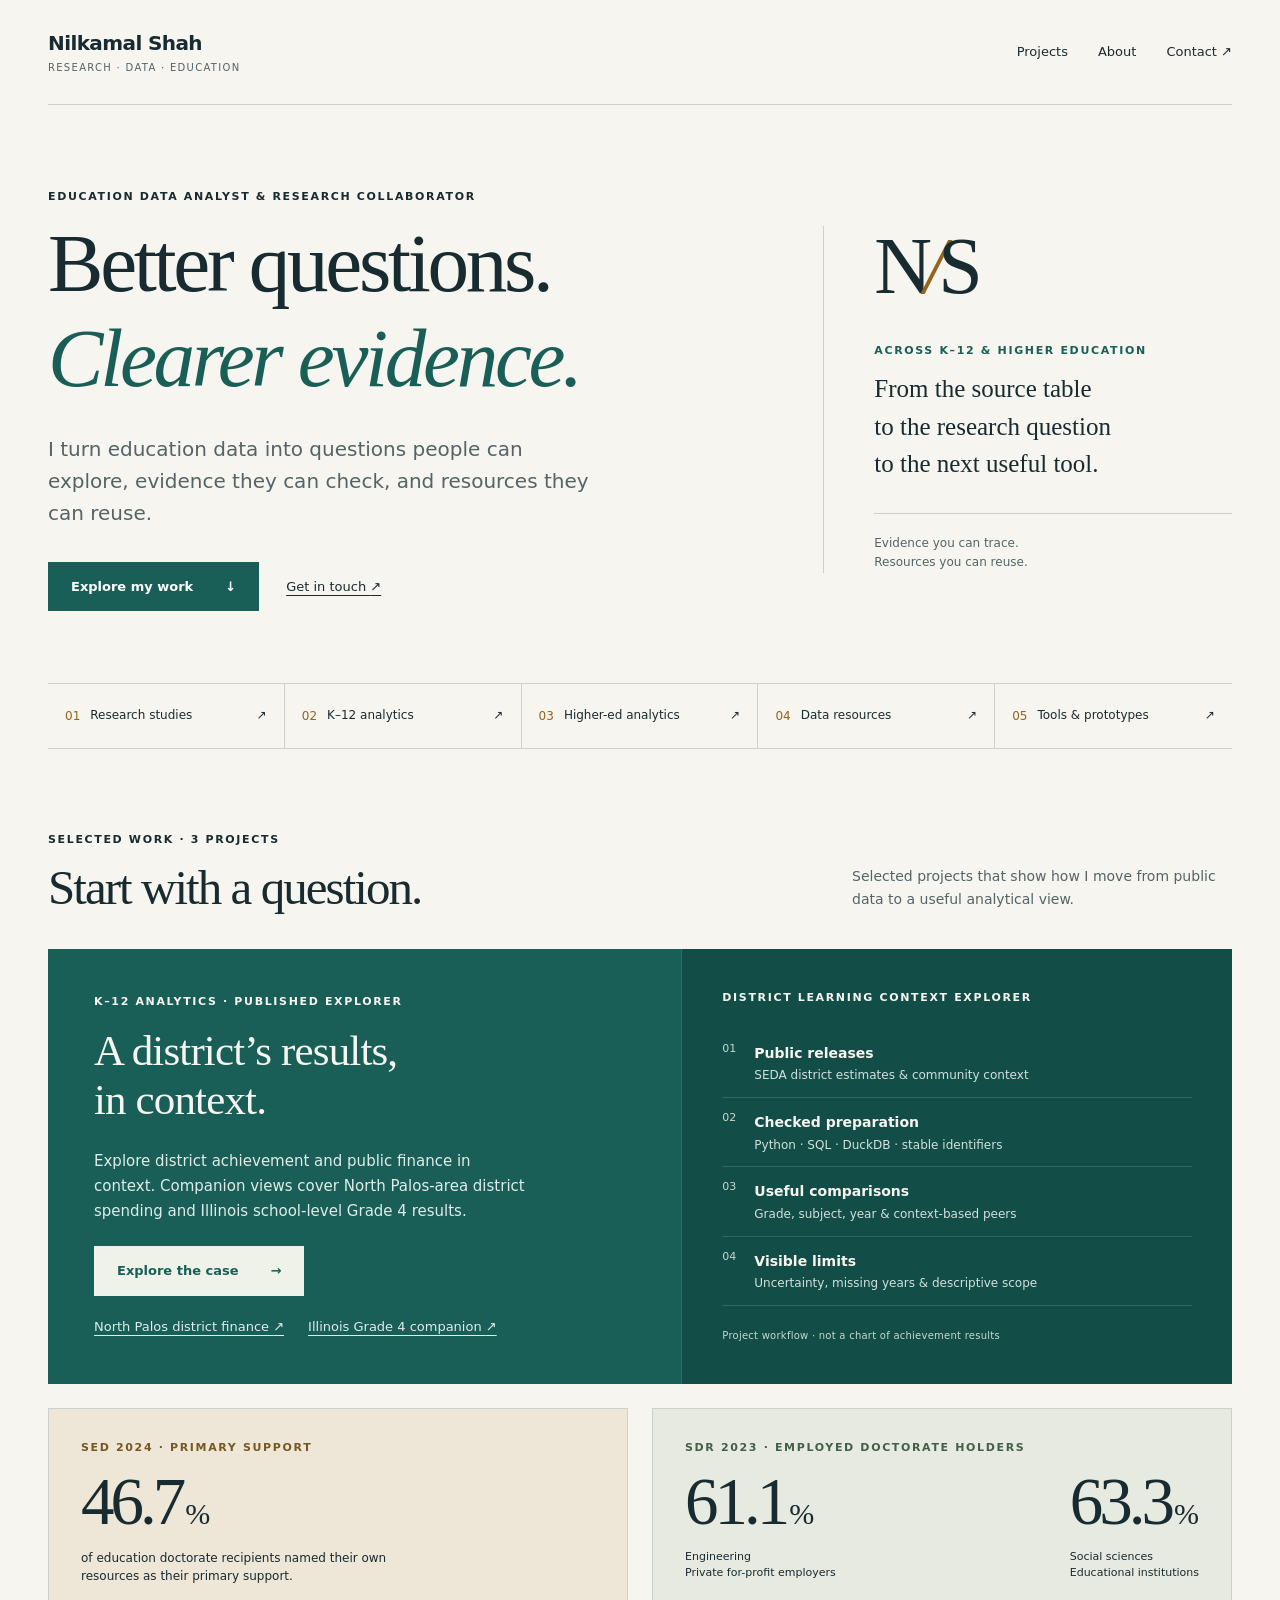
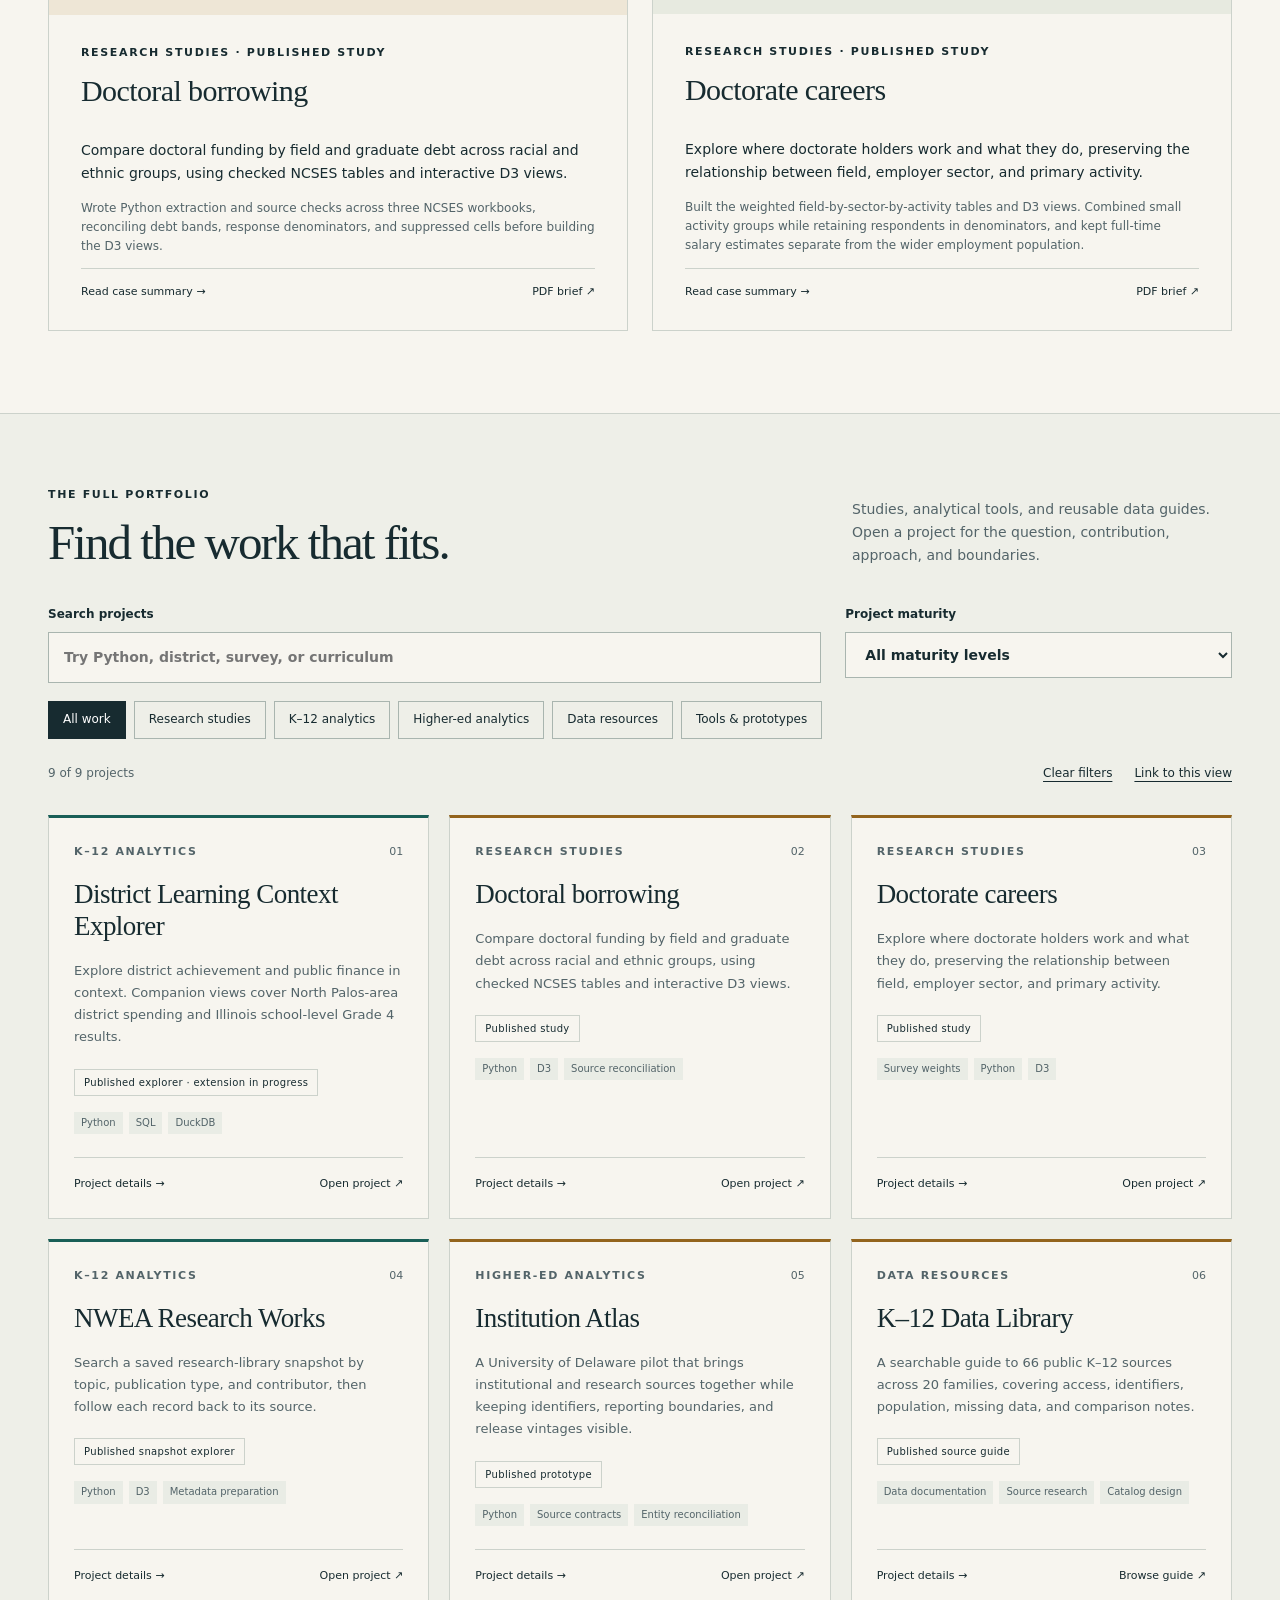
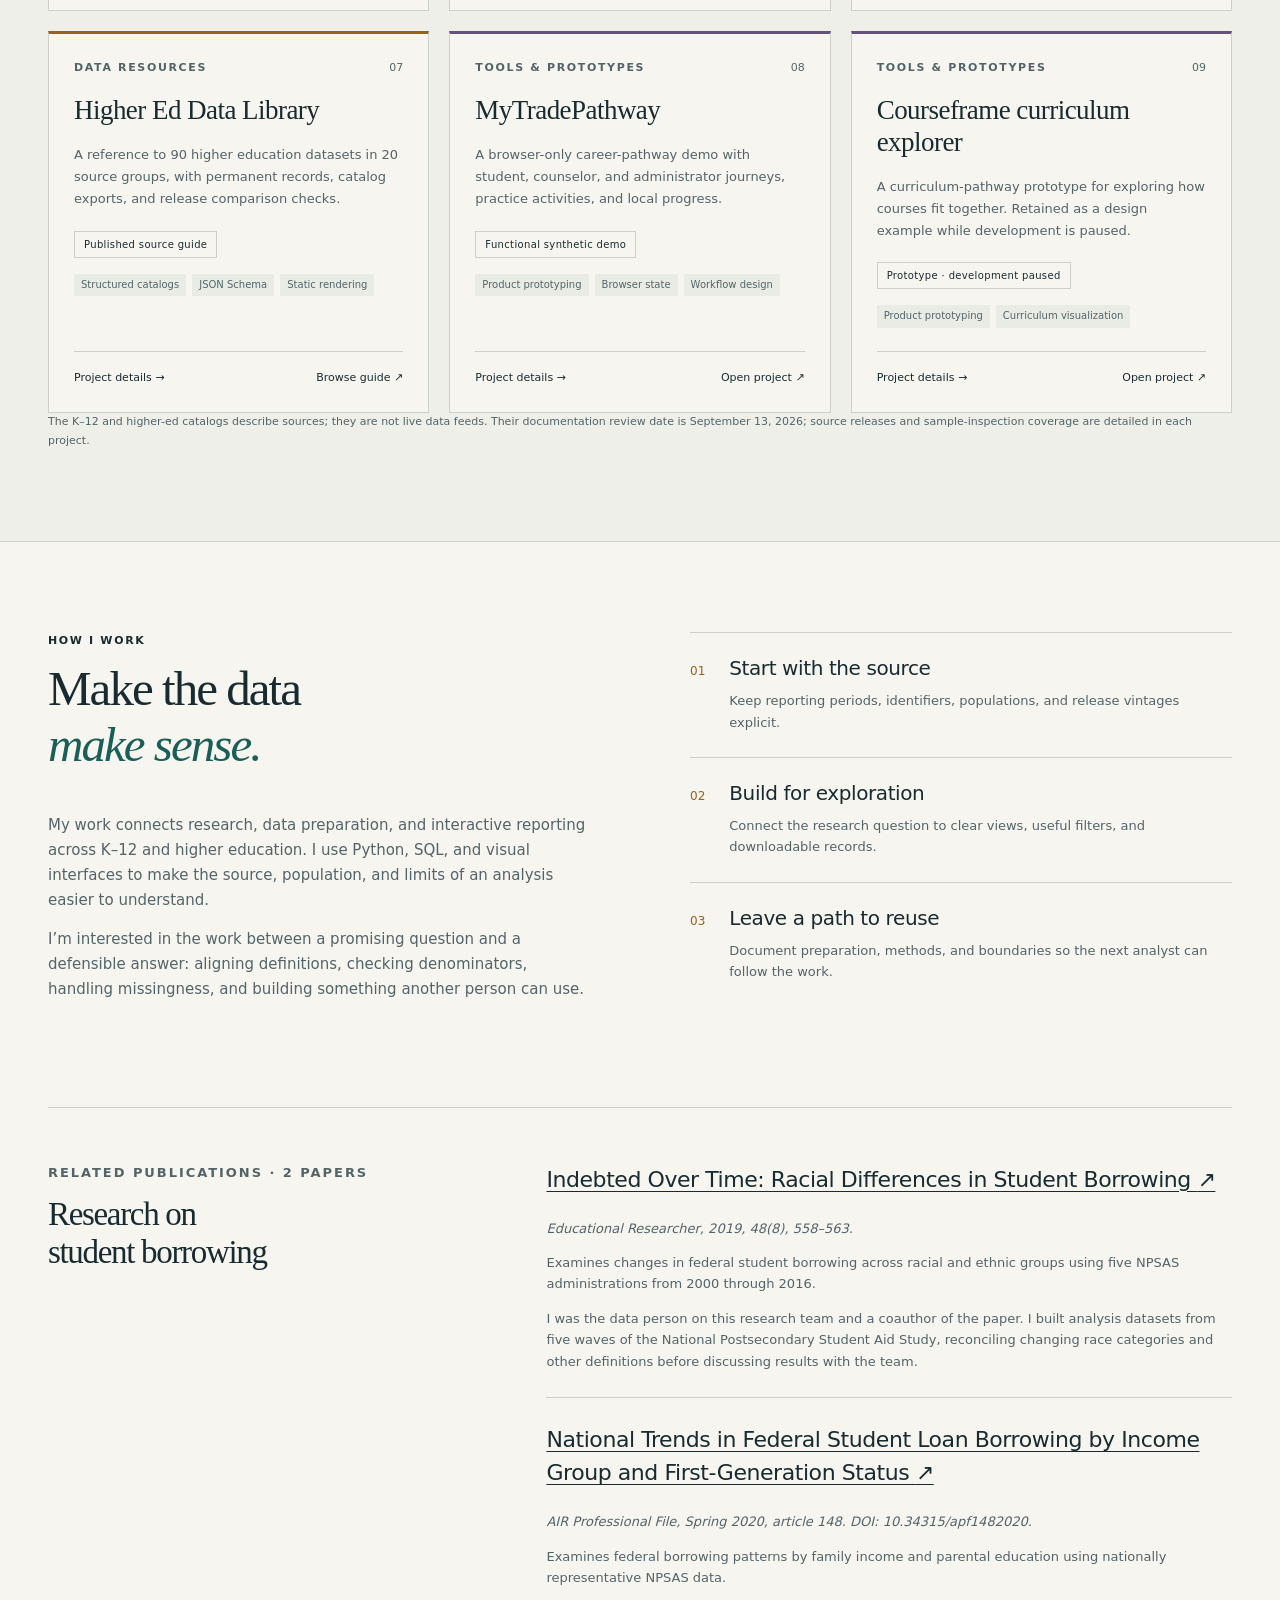
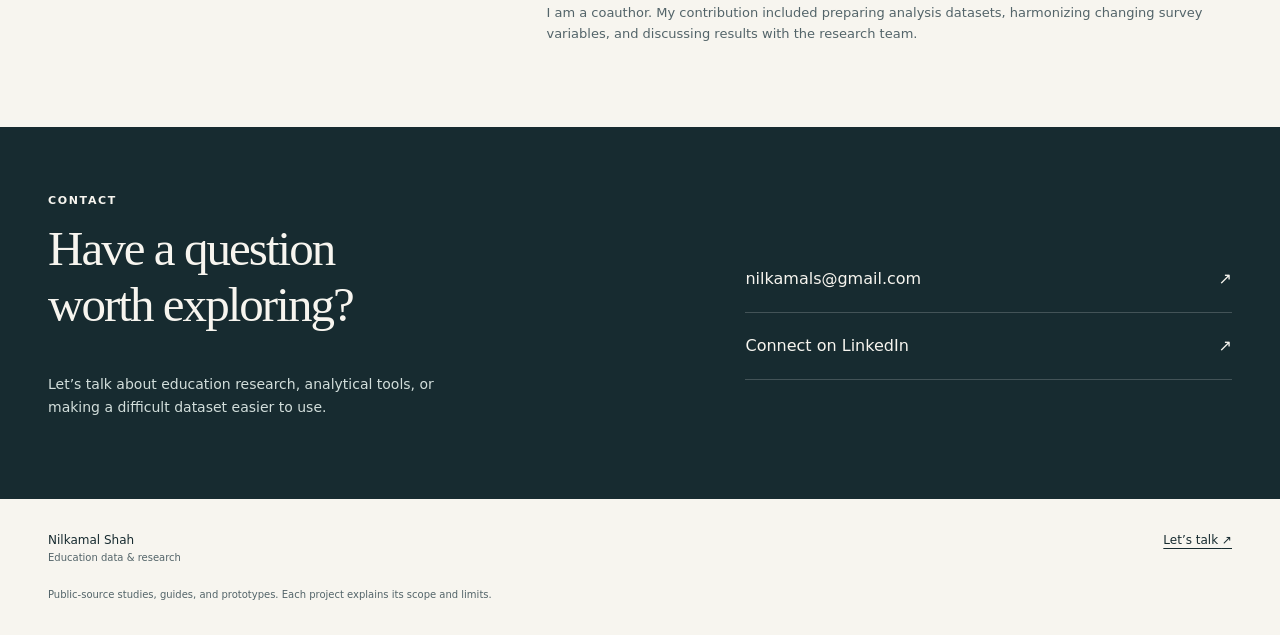
<file: site/index.html>
<!doctype html><html lang="en"><head><meta charset="utf-8"><meta name="viewport" content="width=device-width,initial-scale=1"><meta name="description" content="I turn education data into questions people can explore, evidence they can check, and resources they can reuse."><title>Education research &amp; data portfolio · Nilkamal Shah</title><link rel="stylesheet" href="assets/portfolio.css"></head><body><a class="skip-link" href="#main">Skip to content</a><header class="site-header wrap"><a class="brand" href="index.html">Nilkamal Shah<span>Research · data · education</span></a><nav aria-label="Main navigation"><a href="index.html#projects">Projects</a><a href="index.html#about">About</a><a href="index.html#contact">Contact <span aria-hidden="true">↗</span></a></nav></header><main id="main"><section class="hero wrap"><div><p class="eyebrow">Education data analyst &amp; research collaborator</p><h1>Better questions.<br><em>Clearer evidence.</em></h1><p class="hero-intro">I turn education data into questions people can explore, evidence they can check, and resources they can reuse.</p><div class="hero-actions"><a class="button" href="#projects">Explore my work <span aria-hidden="true">↓</span></a><a class="text-link" href="#contact">Get in touch <span aria-hidden="true">↗</span></a></div></div><aside class="hero-note"><span class="index-mark" aria-hidden="true">N<span>/</span>S</span><p class="eyebrow">Across K–12 & higher education</p><p>From the source table<br>to the research question<br>to the next useful tool.</p><div class="hero-note-bottom"><span>Evidence you can trace.</span><span>Resources you can reuse.</span></div></aside></section>
<section class="capability-strip wrap" aria-label="Explore by area"><a href="?category=Research%20studies#projects"><span class="section-index">01</span><span>Research studies</span><span aria-hidden="true">↗</span></a><a href="?category=K%E2%80%9312%20analytics#projects"><span class="section-index">02</span><span>K–12 analytics</span><span aria-hidden="true">↗</span></a><a href="?category=Higher-ed%20analytics#projects"><span class="section-index">03</span><span>Higher-ed analytics</span><span aria-hidden="true">↗</span></a><a href="?category=Data%20resources#projects"><span class="section-index">04</span><span>Data resources</span><span aria-hidden="true">↗</span></a><a href="?category=Tools%20%26%20prototypes#projects"><span class="section-index">05</span><span>Tools &amp; prototypes</span><span aria-hidden="true">↗</span></a></section>
<section class="wrap featured" id="featured"><div class="section-heading"><div><p class="eyebrow">Selected work · 3 projects</p><h2>Start with a question.</h2></div><p>Selected projects that show how I move from public data to a useful analytical view.</p></div><article class="district-feature"><div class="district-copy"><p class="eyebrow">K–12 analytics · published explorer</p><h3><a href="projects/district-learning-context/index.html">A district’s results,<br>in context.</a></h3><p>Explore district achievement and public finance in context. Companion views cover North Palos-area district spending and Illinois school-level Grade 4 results.</p><a class="button light" href="projects/district-learning-context/index.html">Explore the case <span aria-hidden="true">→</span></a><p class="finance-route"><a href="https://nilkamal11.github.io/district-learning-context-explorer/finance.html">North Palos district finance <span aria-hidden="true">↗</span></a><a href="https://nilkamal11.github.io/district-learning-context-explorer/illinois.html">Illinois Grade 4 companion <span aria-hidden="true">↗</span></a></p></div><div class="pipeline-panel"><p class="eyebrow">District Learning Context Explorer</p><ol class="pipeline"><li><span>01</span><div><strong>Public releases</strong><p>SEDA district estimates & community context</p></div></li><li><span>02</span><div><strong>Checked preparation</strong><p>Python · SQL · DuckDB · stable identifiers</p></div></li><li><span>03</span><div><strong>Useful comparisons</strong><p>Grade, subject, year & context-based peers</p></div></li><li><span>04</span><div><strong>Visible limits</strong><p>Uncertainty, missing years & descriptive scope</p></div></li></ol><p class="diagram-caption">Project workflow · not a chart of achievement results</p></div></article><div class="study-pair" id="studies"><article class="featured-study ochre"><div class="study-visual borrowing"><p class="eyebrow">SED 2024 · primary support</p><p class="big-value">46.7<span>%</span></p><p>of education doctorate recipients named their own resources as their primary support.</p></div><div class="feature-copy"><p class="eyebrow">Research studies · Published study</p><h3><a href="projects/doctoral-borrowing/index.html">Doctoral borrowing</a></h3><p>Compare doctoral funding by field and graduate debt across racial and ethnic groups, using checked NCSES tables and interactive D3 views.</p><p class="feature-method">Wrote Python extraction and source checks across three NCSES workbooks, reconciling debt bands, response denominators, and suppressed cells before building the D3 views.</p><div class="card-actions"><a href="projects/doctoral-borrowing/index.html">Read case summary <span aria-hidden="true">→</span></a><a href="https://nilkamal11.github.io/doctoral-borrowing/brief.pdf">PDF brief <span aria-hidden="true">↗</span></a></div></div></article><article class="featured-study ochre"><div class="study-visual careers"><p class="eyebrow">SDR 2023 · employed doctorate holders</p><div class="stat-pair"><div><p class="big-value">61.1<span>%</span></p><p>Engineering<br>Private for-profit employers</p></div><div><p class="big-value">63.3<span>%</span></p><p>Social sciences<br>Educational institutions</p></div></div></div><div class="feature-copy"><p class="eyebrow">Research studies · Published study</p><h3><a href="projects/doctorate-careers/index.html">Doctorate careers</a></h3><p>Explore where doctorate holders work and what they do, preserving the relationship between field, employer sector, and primary activity.</p><p class="feature-method">Built the weighted field-by-sector-by-activity tables and D3 views. Combined small activity groups while retaining respondents in denominators, and kept full-time salary estimates separate from the wider employment population.</p><div class="card-actions"><a href="projects/doctorate-careers/index.html">Read case summary <span aria-hidden="true">→</span></a><a href="https://nilkamal11.github.io/doctorate-careers/brief.pdf">PDF brief <span aria-hidden="true">↗</span></a></div></div></article></div></section>
<section class="project-section" id="projects"><div class="wrap"><span id="k12" aria-hidden="true"></span><span id="higher-ed" aria-hidden="true"></span><div class="section-heading"><div><p class="eyebrow">The full portfolio</p><h2>Find the work that fits.</h2></div><p>Studies, analytical tools, and reusable data guides. Open a project for the question, contribution, approach, and boundaries.</p></div><div class="project-controls" id="project-controls" hidden><div class="search-row"><label for="project-search">Search projects<input type="search" id="project-search" placeholder="Try Python, district, survey, or curriculum" autocomplete="off"></label><label for="maturity-filter">Project maturity<select id="maturity-filter"><option value="">All maturity levels</option><option value="published">Published work</option><option value="prototype">Prototypes & demos</option><option value="guide">Source guides</option></select></label></div><div class="filter-buttons" role="group" aria-label="Filter projects by area"><button type="button" data-filter="" aria-pressed="true">All work</button><button type="button" data-filter="Research studies" aria-pressed="false">Research studies</button><button type="button" data-filter="K–12 analytics" aria-pressed="false">K–12 analytics</button><button type="button" data-filter="Higher-ed analytics" aria-pressed="false">Higher-ed analytics</button><button type="button" data-filter="Data resources" aria-pressed="false">Data resources</button><button type="button" data-filter="Tools &amp; prototypes" aria-pressed="false">Tools &amp; prototypes</button></div><div class="results-row"><p id="results-count" role="status" aria-live="polite">9 projects</p><button id="reset-filters" type="button">Clear filters</button><a id="filter-link" href="#projects">Link to this view</a></div></div><div class="project-grid" id="project-grid"><article class="project-card teal" data-category="K–12 analytics" data-maturity="Published explorer · extension in progress" data-search="District Learning Context Explorer Explore district achievement and public finance in context. Companion views cover North Palos-area district spending and Illinois school-level Grade 4 results. Published explorer · extension in progress District analysts, education researchers, and families K–12 analytics Python SQL DuckDB Identifier audits Uncertainty"><div class="card-meta"><span class="eyebrow">K–12 analytics</span><span class="project-number">01</span></div><h3><a href="projects/district-learning-context/index.html">District Learning Context Explorer</a></h3><p>Explore district achievement and public finance in context. Companion views cover North Palos-area district spending and Illinois school-level Grade 4 results.</p><p class="maturity">Published explorer · extension in progress</p><div class="tags" aria-label="Capabilities"><span>Python</span><span>SQL</span><span>DuckDB</span></div><div class="card-actions"><a href="projects/district-learning-context/index.html">Project details <span aria-hidden="true">→</span></a><a href="https://nilkamal11.github.io/district-learning-context-explorer/">Open project <span aria-hidden="true">↗</span></a></div></article><article class="project-card ochre" data-category="Research studies|Higher-ed analytics" data-maturity="Published study" data-search="Doctoral borrowing Compare doctoral funding by field and graduate debt across racial and ethnic groups, using checked NCSES tables and interactive D3 views. Published study Education finance researchers and graduate education leaders Research studies Higher-ed analytics Python D3 Source reconciliation Denominator checks"><div class="card-meta"><span class="eyebrow">Research studies</span><span class="project-number">02</span></div><h3><a href="projects/doctoral-borrowing/index.html">Doctoral borrowing</a></h3><p>Compare doctoral funding by field and graduate debt across racial and ethnic groups, using checked NCSES tables and interactive D3 views.</p><p class="maturity">Published study</p><div class="tags" aria-label="Capabilities"><span>Python</span><span>D3</span><span>Source reconciliation</span></div><div class="card-actions"><a href="projects/doctoral-borrowing/index.html">Project details <span aria-hidden="true">→</span></a><a href="https://nilkamal11.github.io/doctoral-borrowing/">Open project <span aria-hidden="true">↗</span></a></div></article><article class="project-card ochre" data-category="Research studies|Higher-ed analytics" data-maturity="Published study" data-search="Doctorate careers Explore where doctorate holders work and what they do, preserving the relationship between field, employer sector, and primary activity. Published study Graduate education leaders, career researchers, and prospective students Research studies Higher-ed analytics Survey weights Python D3 Cross-tabulation"><div class="card-meta"><span class="eyebrow">Research studies</span><span class="project-number">03</span></div><h3><a href="projects/doctorate-careers/index.html">Doctorate careers</a></h3><p>Explore where doctorate holders work and what they do, preserving the relationship between field, employer sector, and primary activity.</p><p class="maturity">Published study</p><div class="tags" aria-label="Capabilities"><span>Survey weights</span><span>Python</span><span>D3</span></div><div class="card-actions"><a href="projects/doctorate-careers/index.html">Project details <span aria-hidden="true">→</span></a><a href="https://nilkamal11.github.io/doctorate-careers/">Open project <span aria-hidden="true">↗</span></a></div></article><article class="project-card teal" data-category="K–12 analytics|Data resources" data-maturity="Published snapshot explorer" data-search="NWEA Research Works Search a saved research-library snapshot by topic, publication type, and contributor, then follow each record back to its source. Published snapshot explorer K–12 researchers and evidence reviewers K–12 analytics Data resources Python D3 Metadata preparation Linked views"><div class="card-meta"><span class="eyebrow">K–12 analytics</span><span class="project-number">04</span></div><h3><a href="projects/nwea-research-works/index.html">NWEA Research Works</a></h3><p>Search a saved research-library snapshot by topic, publication type, and contributor, then follow each record back to its source.</p><p class="maturity">Published snapshot explorer</p><div class="tags" aria-label="Capabilities"><span>Python</span><span>D3</span><span>Metadata preparation</span></div><div class="card-actions"><a href="projects/nwea-research-works/index.html">Project details <span aria-hidden="true">→</span></a><a href="https://nilkamal11.github.io/nwea-research-works/">Open project <span aria-hidden="true">↗</span></a></div></article><article class="project-card ochre" data-category="Higher-ed analytics|Tools &amp; prototypes" data-maturity="Published prototype" data-search="Institution Atlas A University of Delaware pilot that brings institutional and research sources together while keeping identifiers, reporting boundaries, and release vintages visible. Published prototype Institutional research and research administration teams Higher-ed analytics Tools &amp; prototypes Python Source contracts Entity reconciliation Static publishing"><div class="card-meta"><span class="eyebrow">Higher-ed analytics</span><span class="project-number">05</span></div><h3><a href="projects/institution-atlas/index.html">Institution Atlas</a></h3><p>A University of Delaware pilot that brings institutional and research sources together while keeping identifiers, reporting boundaries, and release vintages visible.</p><p class="maturity">Published prototype</p><div class="tags" aria-label="Capabilities"><span>Python</span><span>Source contracts</span><span>Entity reconciliation</span></div><div class="card-actions"><a href="projects/institution-atlas/index.html">Project details <span aria-hidden="true">→</span></a><a href="https://nilkamal11.github.io/institution-atlas/">Open project <span aria-hidden="true">↗</span></a></div></article><article class="project-card ochre" data-category="Data resources|K–12 analytics" data-maturity="Published source guide" data-search="K–12 Data Library A searchable guide to 66 public K–12 sources across 20 families, covering access, identifiers, population, missing data, and comparison notes. Published source guide K–12 analysts and researchers choosing public data Data resources K–12 analytics Data documentation Source research Catalog design"><div class="card-meta"><span class="eyebrow">Data resources</span><span class="project-number">06</span></div><h3><a href="projects/k12-data-library/index.html">K–12 Data Library</a></h3><p>A searchable guide to 66 public K–12 sources across 20 families, covering access, identifiers, population, missing data, and comparison notes.</p><p class="maturity">Published source guide</p><div class="tags" aria-label="Capabilities"><span>Data documentation</span><span>Source research</span><span>Catalog design</span></div><div class="card-actions"><a href="projects/k12-data-library/index.html">Project details <span aria-hidden="true">→</span></a><a href="https://nilkamal11.github.io/k12-data-library/">Browse guide <span aria-hidden="true">↗</span></a></div></article><article class="project-card ochre" data-category="Data resources|Higher-ed analytics" data-maturity="Published source guide" data-search="Higher Ed Data Library A reference to 90 higher education datasets in 20 source groups, with permanent records, catalog exports, and release comparison checks. Published source guide Higher education analysts and institutional researchers Data resources Higher-ed analytics Structured catalogs JSON Schema Static rendering Change tracking"><div class="card-meta"><span class="eyebrow">Data resources</span><span class="project-number">07</span></div><h3><a href="projects/higher-ed-data-library/index.html">Higher Ed Data Library</a></h3><p>A reference to 90 higher education datasets in 20 source groups, with permanent records, catalog exports, and release comparison checks.</p><p class="maturity">Published source guide</p><div class="tags" aria-label="Capabilities"><span>Structured catalogs</span><span>JSON Schema</span><span>Static rendering</span></div><div class="card-actions"><a href="projects/higher-ed-data-library/index.html">Project details <span aria-hidden="true">→</span></a><a href="https://nilkamal11.github.io/higher-ed-data-library/">Browse guide <span aria-hidden="true">↗</span></a></div></article><article class="project-card violet" data-category="Tools &amp; prototypes|K–12 analytics" data-maturity="Functional synthetic demo" data-search="MyTradePathway A browser-only career-pathway demo with student, counselor, and administrator journeys, practice activities, and local progress. Functional synthetic demo Career education teams and product reviewers Tools &amp; prototypes K–12 analytics Product prototyping Browser state Workflow design Static applications"><div class="card-meta"><span class="eyebrow">Tools &amp; prototypes</span><span class="project-number">08</span></div><h3><a href="projects/mytradepathway/index.html">MyTradePathway</a></h3><p>A browser-only career-pathway demo with student, counselor, and administrator journeys, practice activities, and local progress.</p><p class="maturity">Functional synthetic demo</p><div class="tags" aria-label="Capabilities"><span>Product prototyping</span><span>Browser state</span><span>Workflow design</span></div><div class="card-actions"><a href="projects/mytradepathway/index.html">Project details <span aria-hidden="true">→</span></a><a href="https://nilkamal11.github.io/mytradepathway-demo/">Open project <span aria-hidden="true">↗</span></a></div></article><article class="project-card violet" data-category="Tools &amp; prototypes" data-maturity="Prototype · development paused" data-search="Courseframe curriculum explorer A curriculum-pathway prototype for exploring how courses fit together. Retained as a design example while development is paused. Prototype · development paused Curriculum planners and product reviewers Tools &amp; prototypes Product prototyping Curriculum visualization"><div class="card-meta"><span class="eyebrow">Tools &amp; prototypes</span><span class="project-number">09</span></div><h3><a href="projects/courseframe/index.html">Courseframe curriculum explorer</a></h3><p>A curriculum-pathway prototype for exploring how courses fit together. Retained as a design example while development is paused.</p><p class="maturity">Prototype · development paused</p><div class="tags" aria-label="Capabilities"><span>Product prototyping</span><span>Curriculum visualization</span></div><div class="card-actions"><a href="projects/courseframe/index.html">Project details <span aria-hidden="true">→</span></a><a href="https://curriculum-pathways-preview.nilkamals463352.chatgpt.site">Open project <span aria-hidden="true">↗</span></a></div></article></div><p class="source-note">The K–12 and higher-ed catalogs describe sources; they are not live data feeds. Their documentation review date is September 13, 2026; source releases and sample-inspection coverage are detailed in each project.</p><p class="empty-state" id="empty-state" hidden>No projects match this view. Try a broader term or clear the filters.</p><noscript><p class="noscript-note">All projects are shown. Enable JavaScript to search and filter; project pages and links work without it.</p></noscript></div></section>
<section class="wrap about-section" id="about"><div><span id="approach" aria-hidden="true"></span><p class="eyebrow">How I work</p><h2>Make the data<br><em>make sense.</em></h2><p>My work connects research, data preparation, and interactive reporting across K–12 and higher education. I use Python, SQL, and visual interfaces to make the source, population, and limits of an analysis easier to understand.</p><p>I’m interested in the work between a promising question and a defensible answer: aligning definitions, checking denominators, handling missingness, and building something another person can use.</p></div><div class="practice-list"><article><span class="section-index">01</span><div><h3>Start with the source</h3><p>Keep reporting periods, identifiers, populations, and release vintages explicit.</p></div></article><article><span class="section-index">02</span><div><h3>Build for exploration</h3><p>Connect the research question to clear views, useful filters, and downloadable records.</p></div></article><article><span class="section-index">03</span><div><h3>Leave a path to reuse</h3><p>Document preparation, methods, and boundaries so the next analyst can follow the work.</p></div></article></div></section>
<section class="wrap publication-section" id="publications"><div><p class="eyebrow">Related publications · 2 papers</p><h2>Research on<br>student borrowing</h2></div><div><article class="publication-entry"><h3><a href="https://doi.org/10.3102/0013189X19864969">Indebted Over Time: Racial Differences in Student Borrowing <span aria-hidden="true">↗</span></a></h3><p><em>Educational Researcher, 2019, 48(8), 558–563.</em></p><p>Examines changes in federal student borrowing across racial and ethnic groups using five NPSAS administrations from 2000 through 2016.</p><p>I was the data person on this research team and a coauthor of the paper. I built analysis datasets from five waves of the National Postsecondary Student Aid Study, reconciling changing race categories and other definitions before discussing results with the team.</p></article><article class="publication-entry"><h3><a href="https://www.airweb.org/publication/article-148">National Trends in Federal Student Loan Borrowing by Income Group and First-Generation Status <span aria-hidden="true">↗</span></a></h3><p><em>AIR Professional File, Spring 2020, article 148. DOI: 10.34315/apf1482020.</em></p><p>Examines federal borrowing patterns by family income and parental education using nationally representative NPSAS data.</p><p>I am a coauthor. My contribution included preparing analysis datasets, harmonizing changing survey variables, and discussing results with the research team.</p></article></div></section>
<section class="contact-section" id="contact"><div class="wrap contact-inner"><div><p class="eyebrow">Contact</p><h2>Have a question<br>worth exploring?</h2><p>Let’s talk about education research, analytical tools, or making a difficult dataset easier to use.</p></div><div class="contact-links"><a href="mailto:nilkamals@gmail.com">nilkamals@gmail.com <span aria-hidden="true">↗</span></a><a href="https://www.linkedin.com/in/nilkamalshah">Connect on LinkedIn <span aria-hidden="true">↗</span></a></div></div></section></main><footer class="wrap site-footer"><p>Nilkamal Shah <span>Education data & research</span></p><a href="index.html#contact">Let’s talk <span aria-hidden="true">↗</span></a><p class="footer-note">Public-source studies, guides, and prototypes. Each project explains its scope and limits.</p></footer><script src="assets/portfolio.js" defer></script></body></html>
</file>
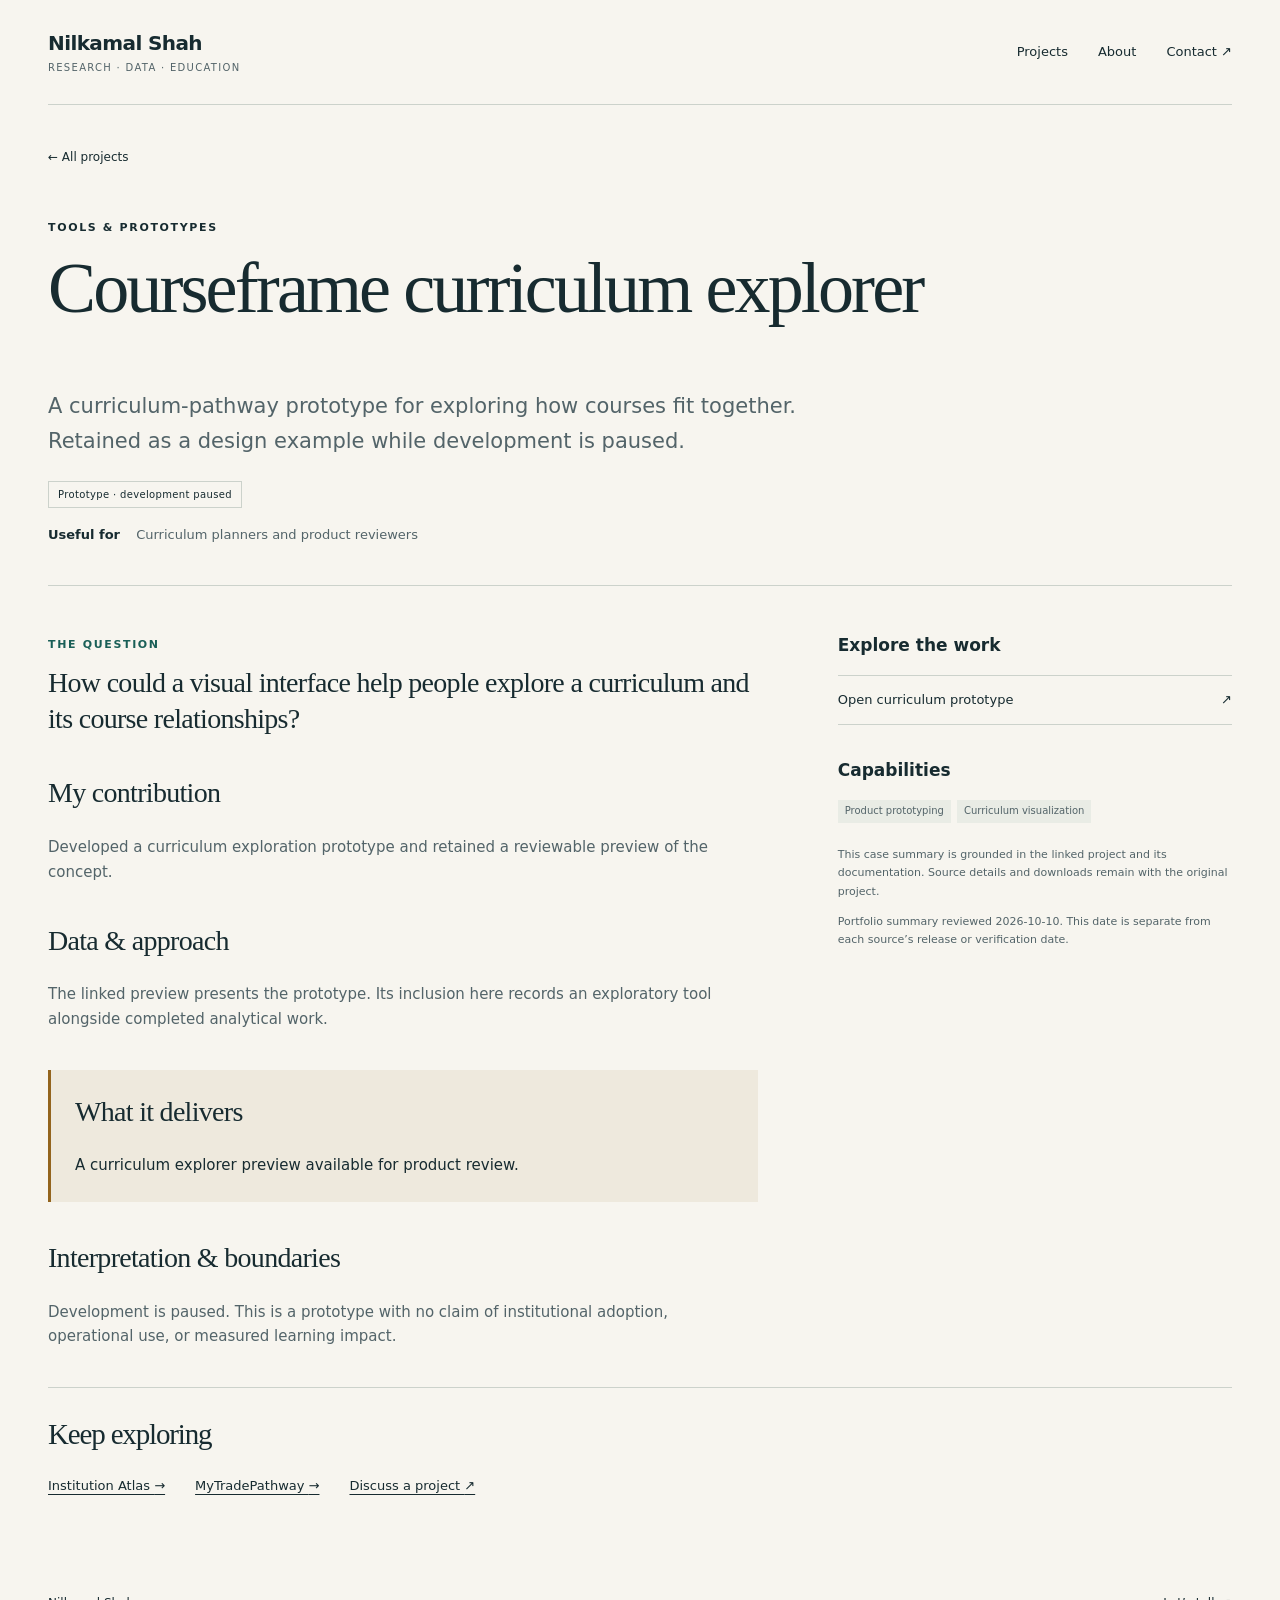
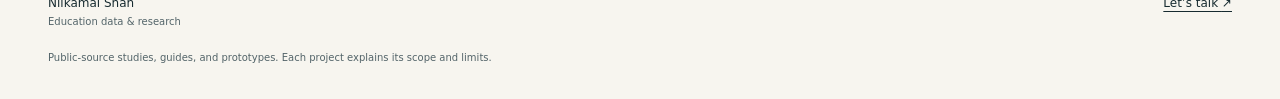
<file: site/projects/courseframe/index.html>
<!doctype html><html lang="en"><head><meta charset="utf-8"><meta name="viewport" content="width=device-width,initial-scale=1"><meta name="description" content="A curriculum-pathway prototype for exploring how courses fit together. Retained as a design example while development is paused."><title>Courseframe curriculum explorer · Nilkamal Shah</title><link rel="stylesheet" href="../../assets/portfolio.css"></head><body><a class="skip-link" href="#main">Skip to content</a><header class="site-header wrap"><a class="brand" href="../../index.html">Nilkamal Shah<span>Research · data · education</span></a><nav aria-label="Main navigation"><a href="../../index.html#projects">Projects</a><a href="../../index.html#about">About</a><a href="../../index.html#contact">Contact <span aria-hidden="true">↗</span></a></nav></header><main id="main" class="wrap case-main"><a class="back-link" href="../../index.html#projects">← All projects</a><section class="case-hero violet"><p class="eyebrow">Tools &amp; prototypes</p><h1>Courseframe curriculum explorer</h1><p class="case-summary">A curriculum-pathway prototype for exploring how courses fit together. Retained as a design example while development is paused.</p><p class="maturity">Prototype · development paused</p><p class="case-audience"><strong>Useful for</strong> Curriculum planners and product reviewers</p></section><div class="case-layout"><div class="case-body"><section><p class="eyebrow">The question</p><h2>How could a visual interface help people explore a curriculum and its course relationships?</h2></section><section><h2>My contribution</h2><p>Developed a curriculum exploration prototype and retained a reviewable preview of the concept.</p></section><section><h2>Data & approach</h2><p>The linked preview presents the prototype. Its inclusion here records an exploratory tool alongside completed analytical work.</p></section><section class="case-result"><h2>What it delivers</h2><p>A curriculum explorer preview available for product review.</p></section><section><h2>Interpretation & boundaries</h2><p>Development is paused. This is a prototype with no claim of institutional adoption, operational use, or measured learning impact.</p></section></div><aside class="case-sidebar"><h2>Explore the work</h2><div class="resource-links"><a href="https://curriculum-pathways-preview.nilkamals463352.chatgpt.site"><span>Open curriculum prototype</span><span aria-hidden="true">↗</span></a></div><h2>Capabilities</h2><div class="tags"><span>Product prototyping</span><span>Curriculum visualization</span></div><p class="source-note">This case summary is grounded in the linked project and its documentation. Source details and downloads remain with the original project.</p><p class="source-note">Portfolio summary reviewed 2026-10-10. This date is separate from each source’s release or verification date.</p></aside></div><section class="case-next"><h2>Keep exploring</h2><div><a href="../institution-atlas/index.html">Institution Atlas <span aria-hidden="true">→</span></a><a href="../mytradepathway/index.html">MyTradePathway <span aria-hidden="true">→</span></a><a href="../../index.html#contact">Discuss a project <span aria-hidden="true">↗</span></a></div></section></main><footer class="wrap site-footer"><p>Nilkamal Shah <span>Education data & research</span></p><a href="../../index.html#contact">Let’s talk <span aria-hidden="true">↗</span></a><p class="footer-note">Public-source studies, guides, and prototypes. Each project explains its scope and limits.</p></footer></body></html>
</file>
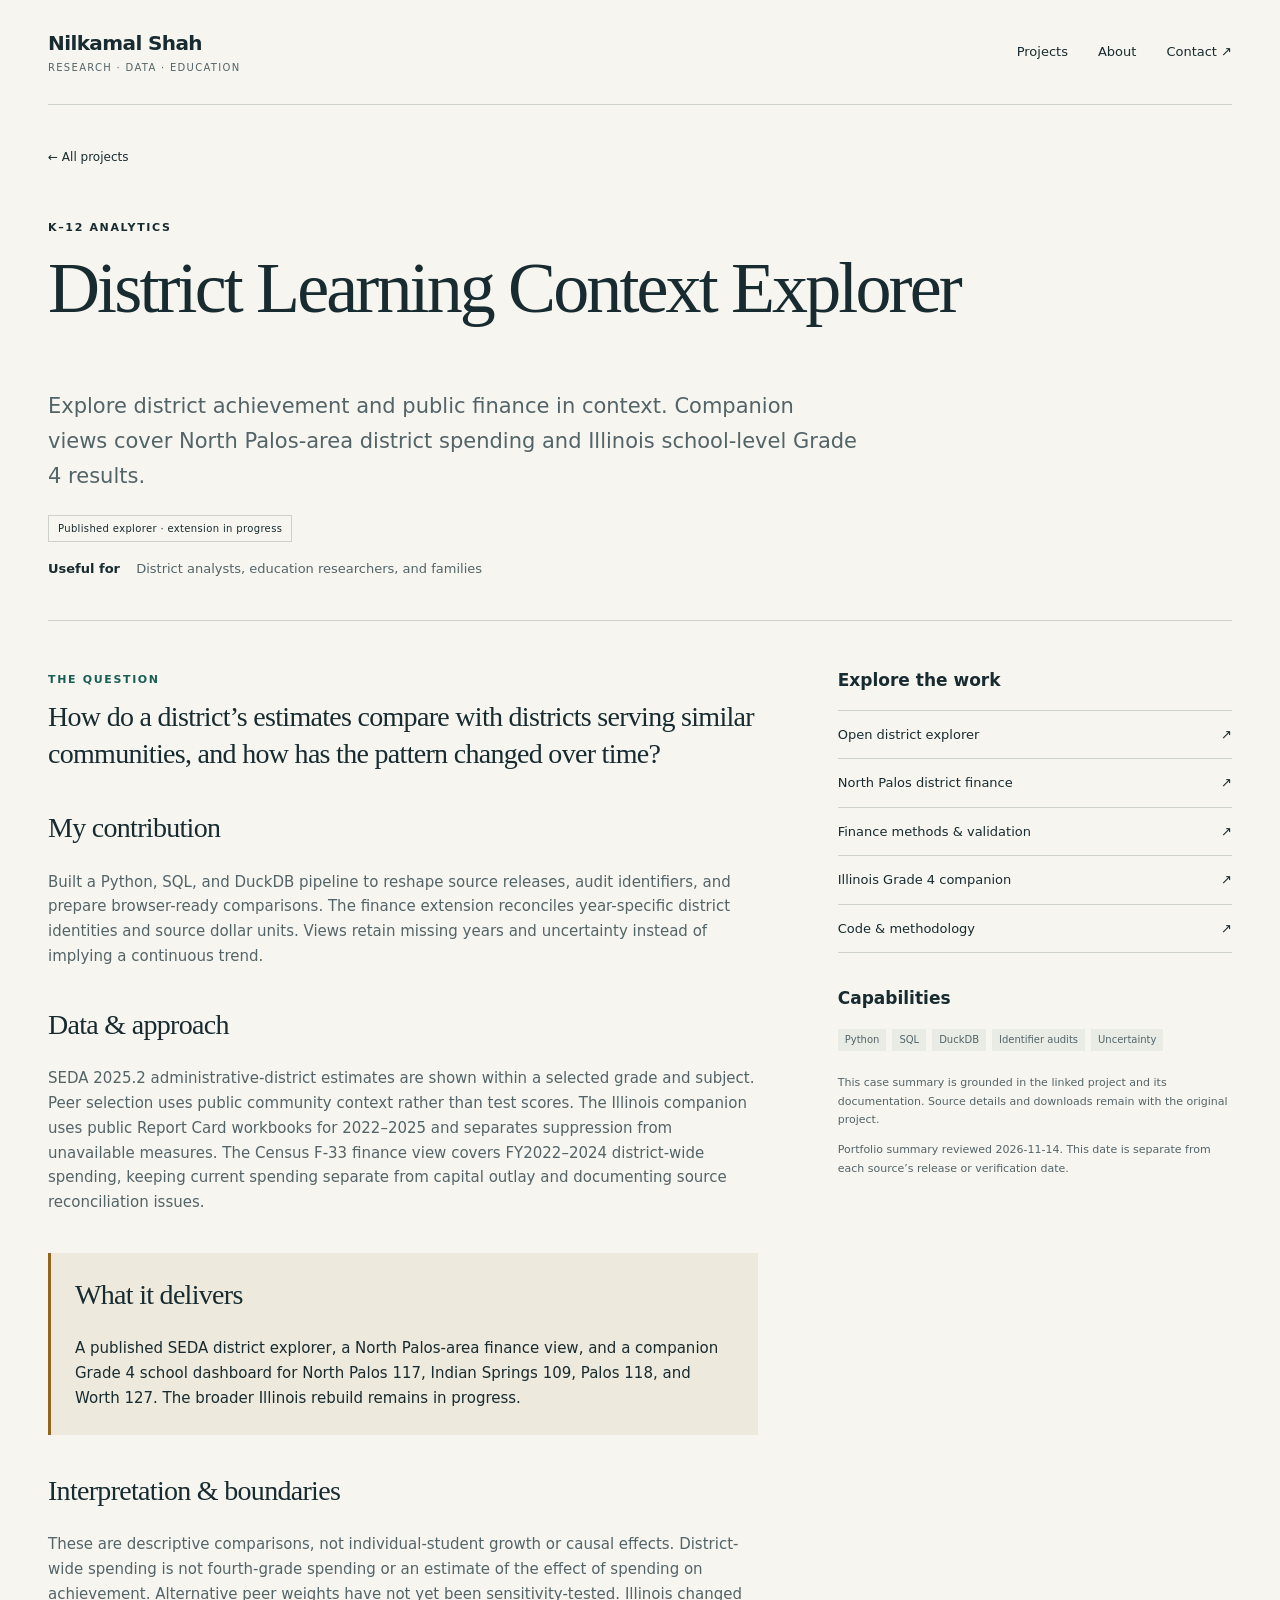
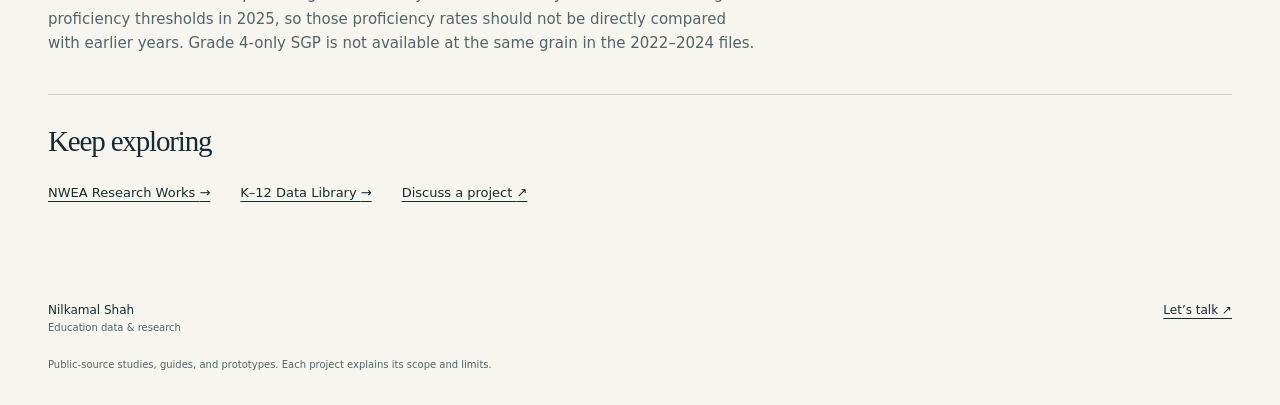
<file: site/projects/district-learning-context/index.html>
<!doctype html><html lang="en"><head><meta charset="utf-8"><meta name="viewport" content="width=device-width,initial-scale=1"><meta name="description" content="Explore district achievement and public finance in context. Companion views cover North Palos-area district spending and Illinois school-level Grade 4 results."><title>District Learning Context Explorer · Nilkamal Shah</title><link rel="stylesheet" href="../../assets/portfolio.css"></head><body><a class="skip-link" href="#main">Skip to content</a><header class="site-header wrap"><a class="brand" href="../../index.html">Nilkamal Shah<span>Research · data · education</span></a><nav aria-label="Main navigation"><a href="../../index.html#projects">Projects</a><a href="../../index.html#about">About</a><a href="../../index.html#contact">Contact <span aria-hidden="true">↗</span></a></nav></header><main id="main" class="wrap case-main"><a class="back-link" href="../../index.html#projects">← All projects</a><section class="case-hero teal"><p class="eyebrow">K–12 analytics</p><h1>District Learning Context Explorer</h1><p class="case-summary">Explore district achievement and public finance in context. Companion views cover North Palos-area district spending and Illinois school-level Grade 4 results.</p><p class="maturity">Published explorer · extension in progress</p><p class="case-audience"><strong>Useful for</strong> District analysts, education researchers, and families</p></section><div class="case-layout"><div class="case-body"><section><p class="eyebrow">The question</p><h2>How do a district’s estimates compare with districts serving similar communities, and how has the pattern changed over time?</h2></section><section><h2>My contribution</h2><p>Built a Python, SQL, and DuckDB pipeline to reshape source releases, audit identifiers, and prepare browser-ready comparisons. The finance extension reconciles year-specific district identities and source dollar units. Views retain missing years and uncertainty instead of implying a continuous trend.</p></section><section><h2>Data & approach</h2><p>SEDA 2025.2 administrative-district estimates are shown within a selected grade and subject. Peer selection uses public community context rather than test scores. The Illinois companion uses public Report Card workbooks for 2022–2025 and separates suppression from unavailable measures. The Census F-33 finance view covers FY2022–2024 district-wide spending, keeping current spending separate from capital outlay and documenting source reconciliation issues.</p></section><section class="case-result"><h2>What it delivers</h2><p>A published SEDA district explorer, a North Palos-area finance view, and a companion Grade 4 school dashboard for North Palos 117, Indian Springs 109, Palos 118, and Worth 127. The broader Illinois rebuild remains in progress.</p></section><section><h2>Interpretation & boundaries</h2><p>These are descriptive comparisons, not individual-student growth or causal effects. District-wide spending is not fourth-grade spending or an estimate of the effect of spending on achievement. Alternative peer weights have not yet been sensitivity-tested. Illinois changed proficiency thresholds in 2025, so those proficiency rates should not be directly compared with earlier years. Grade 4-only SGP is not available at the same grain in the 2022–2024 files.</p></section></div><aside class="case-sidebar"><h2>Explore the work</h2><div class="resource-links"><a href="https://nilkamal11.github.io/district-learning-context-explorer/"><span>Open district explorer</span><span aria-hidden="true">↗</span></a><a href="https://nilkamal11.github.io/district-learning-context-explorer/finance.html"><span>North Palos district finance</span><span aria-hidden="true">↗</span></a><a href="https://github.com/nilkamal11/district-learning-context-explorer/blob/main/docs/finance_extension.md"><span>Finance methods &amp; validation</span><span aria-hidden="true">↗</span></a><a href="https://nilkamal11.github.io/district-learning-context-explorer/illinois.html"><span>Illinois Grade 4 companion</span><span aria-hidden="true">↗</span></a><a href="https://github.com/nilkamal11/district-learning-context-explorer"><span>Code &amp; methodology</span><span aria-hidden="true">↗</span></a></div><h2>Capabilities</h2><div class="tags"><span>Python</span><span>SQL</span><span>DuckDB</span><span>Identifier audits</span><span>Uncertainty</span></div><p class="source-note">This case summary is grounded in the linked project and its documentation. Source details and downloads remain with the original project.</p><p class="source-note">Portfolio summary reviewed 2026-11-14. This date is separate from each source’s release or verification date.</p></aside></div><section class="case-next"><h2>Keep exploring</h2><div><a href="../nwea-research-works/index.html">NWEA Research Works <span aria-hidden="true">→</span></a><a href="../k12-data-library/index.html">K–12 Data Library <span aria-hidden="true">→</span></a><a href="../../index.html#contact">Discuss a project <span aria-hidden="true">↗</span></a></div></section></main><footer class="wrap site-footer"><p>Nilkamal Shah <span>Education data & research</span></p><a href="../../index.html#contact">Let’s talk <span aria-hidden="true">↗</span></a><p class="footer-note">Public-source studies, guides, and prototypes. Each project explains its scope and limits.</p></footer></body></html>
</file>
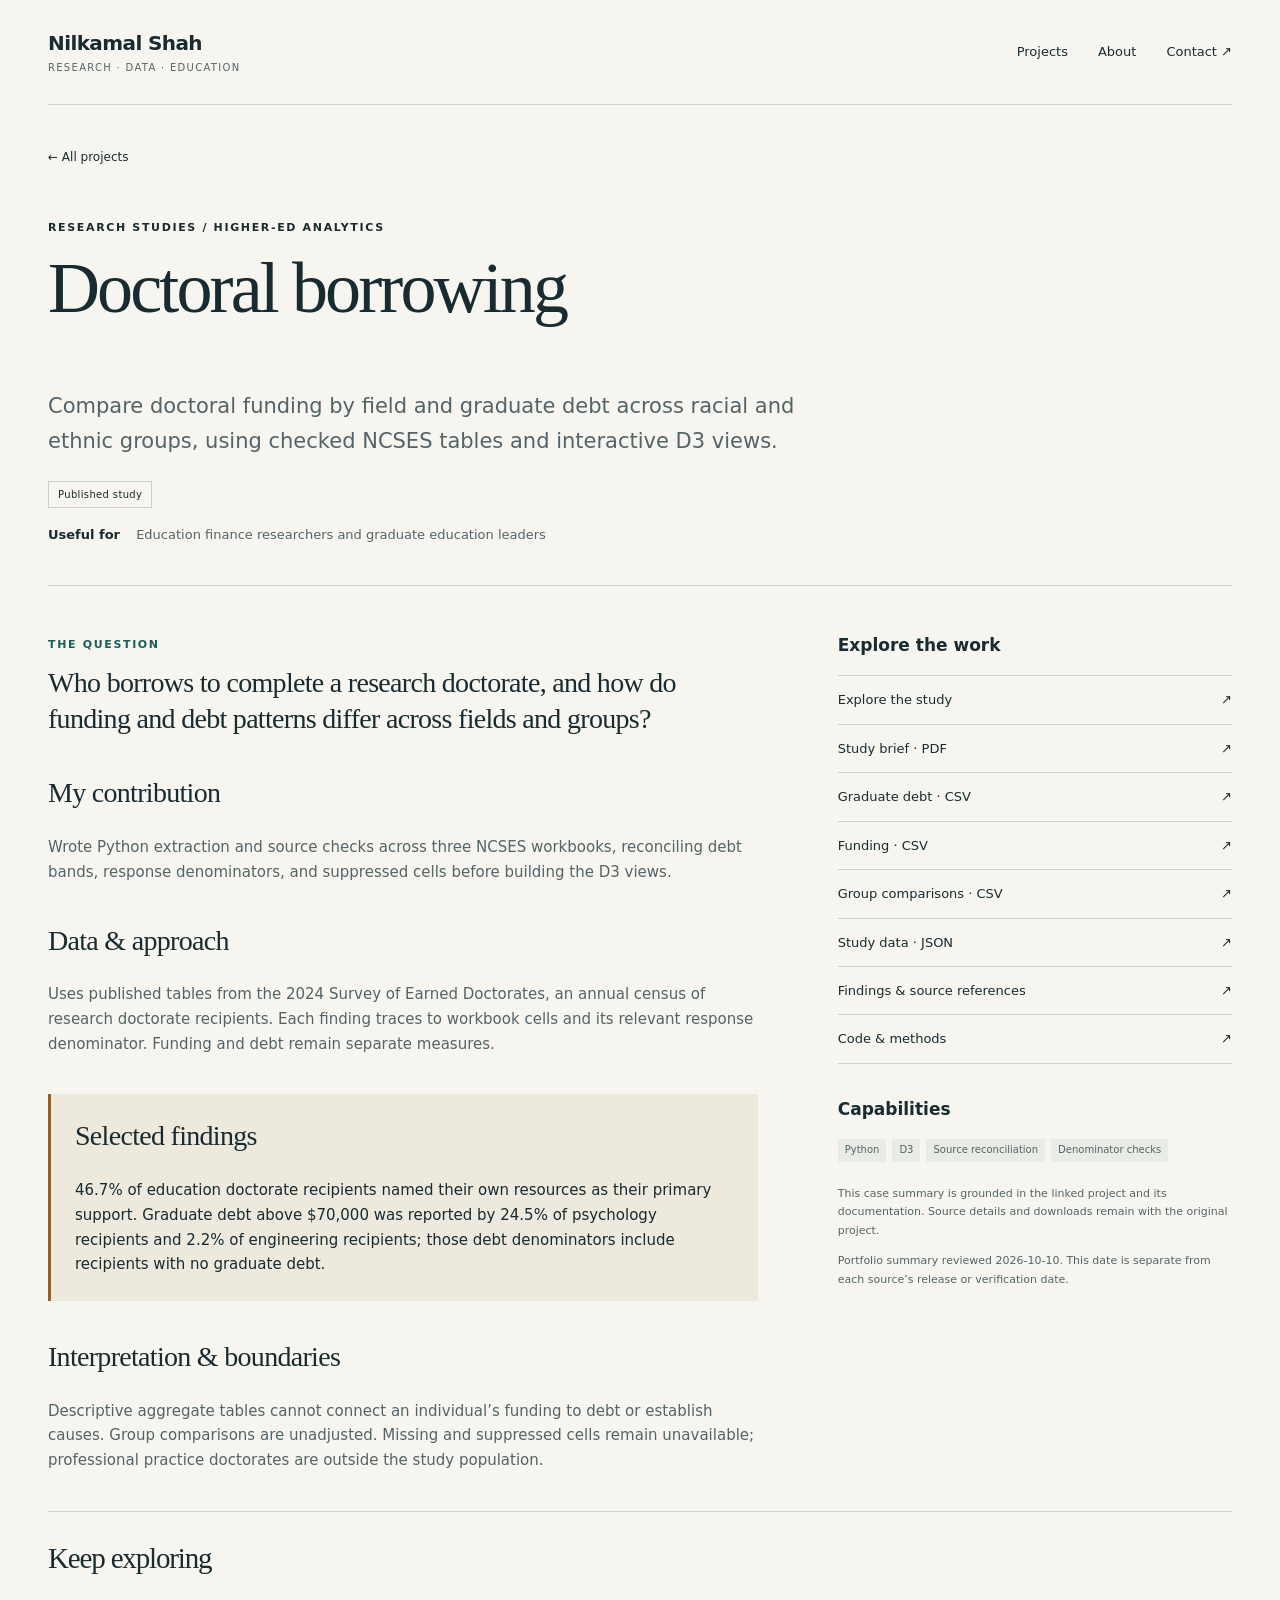
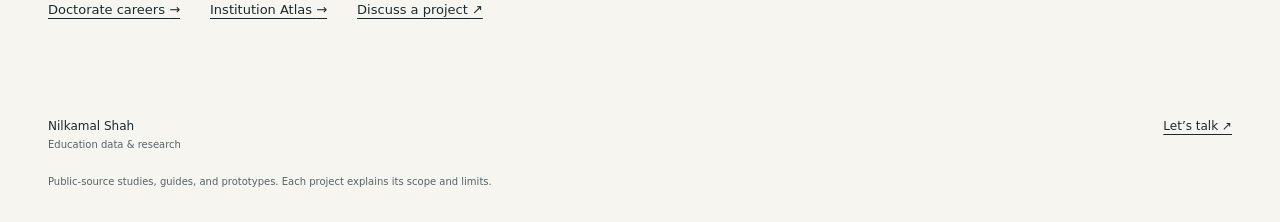
<file: site/projects/doctoral-borrowing/index.html>
<!doctype html><html lang="en"><head><meta charset="utf-8"><meta name="viewport" content="width=device-width,initial-scale=1"><meta name="description" content="Compare doctoral funding by field and graduate debt across racial and ethnic groups, using checked NCSES tables and interactive D3 views."><title>Doctoral borrowing · Nilkamal Shah</title><link rel="stylesheet" href="../../assets/portfolio.css"></head><body><a class="skip-link" href="#main">Skip to content</a><header class="site-header wrap"><a class="brand" href="../../index.html">Nilkamal Shah<span>Research · data · education</span></a><nav aria-label="Main navigation"><a href="../../index.html#projects">Projects</a><a href="../../index.html#about">About</a><a href="../../index.html#contact">Contact <span aria-hidden="true">↗</span></a></nav></header><main id="main" class="wrap case-main"><a class="back-link" href="../../index.html#projects">← All projects</a><section class="case-hero ochre"><p class="eyebrow">Research studies / Higher-ed analytics</p><h1>Doctoral borrowing</h1><p class="case-summary">Compare doctoral funding by field and graduate debt across racial and ethnic groups, using checked NCSES tables and interactive D3 views.</p><p class="maturity">Published study</p><p class="case-audience"><strong>Useful for</strong> Education finance researchers and graduate education leaders</p></section><div class="case-layout"><div class="case-body"><section><p class="eyebrow">The question</p><h2>Who borrows to complete a research doctorate, and how do funding and debt patterns differ across fields and groups?</h2></section><section><h2>My contribution</h2><p>Wrote Python extraction and source checks across three NCSES workbooks, reconciling debt bands, response denominators, and suppressed cells before building the D3 views.</p></section><section><h2>Data & approach</h2><p>Uses published tables from the 2024 Survey of Earned Doctorates, an annual census of research doctorate recipients. Each finding traces to workbook cells and its relevant response denominator. Funding and debt remain separate measures.</p></section><section class="case-result"><h2>Selected findings</h2><p>46.7% of education doctorate recipients named their own resources as their primary support. Graduate debt above $70,000 was reported by 24.5% of psychology recipients and 2.2% of engineering recipients; those debt denominators include recipients with no graduate debt.</p></section><section><h2>Interpretation & boundaries</h2><p>Descriptive aggregate tables cannot connect an individual’s funding to debt or establish causes. Group comparisons are unadjusted. Missing and suppressed cells remain unavailable; professional practice doctorates are outside the study population.</p></section></div><aside class="case-sidebar"><h2>Explore the work</h2><div class="resource-links"><a href="https://nilkamal11.github.io/doctoral-borrowing/"><span>Explore the study</span><span aria-hidden="true">↗</span></a><a href="https://nilkamal11.github.io/doctoral-borrowing/brief.pdf"><span>Study brief · PDF</span><span aria-hidden="true">↗</span></a><a href="https://nilkamal11.github.io/doctoral-borrowing/data/debt_bins.csv"><span>Graduate debt · CSV</span><span aria-hidden="true">↗</span></a><a href="https://nilkamal11.github.io/doctoral-borrowing/data/funding.csv"><span>Funding · CSV</span><span aria-hidden="true">↗</span></a><a href="https://nilkamal11.github.io/doctoral-borrowing/data/equity.csv"><span>Group comparisons · CSV</span><span aria-hidden="true">↗</span></a><a href="https://nilkamal11.github.io/doctoral-borrowing/data/data.json"><span>Study data · JSON</span><span aria-hidden="true">↗</span></a><a href="https://nilkamal11.github.io/doctoral-borrowing/data/findings.json"><span>Findings &amp; source references</span><span aria-hidden="true">↗</span></a><a href="https://github.com/nilkamal11/doctoral-borrowing"><span>Code &amp; methods</span><span aria-hidden="true">↗</span></a></div><h2>Capabilities</h2><div class="tags"><span>Python</span><span>D3</span><span>Source reconciliation</span><span>Denominator checks</span></div><p class="source-note">This case summary is grounded in the linked project and its documentation. Source details and downloads remain with the original project.</p><p class="source-note">Portfolio summary reviewed 2026-10-10. This date is separate from each source’s release or verification date.</p></aside></div><section class="case-next"><h2>Keep exploring</h2><div><a href="../doctorate-careers/index.html">Doctorate careers <span aria-hidden="true">→</span></a><a href="../institution-atlas/index.html">Institution Atlas <span aria-hidden="true">→</span></a><a href="../../index.html#contact">Discuss a project <span aria-hidden="true">↗</span></a></div></section></main><footer class="wrap site-footer"><p>Nilkamal Shah <span>Education data & research</span></p><a href="../../index.html#contact">Let’s talk <span aria-hidden="true">↗</span></a><p class="footer-note">Public-source studies, guides, and prototypes. Each project explains its scope and limits.</p></footer></body></html>
</file>
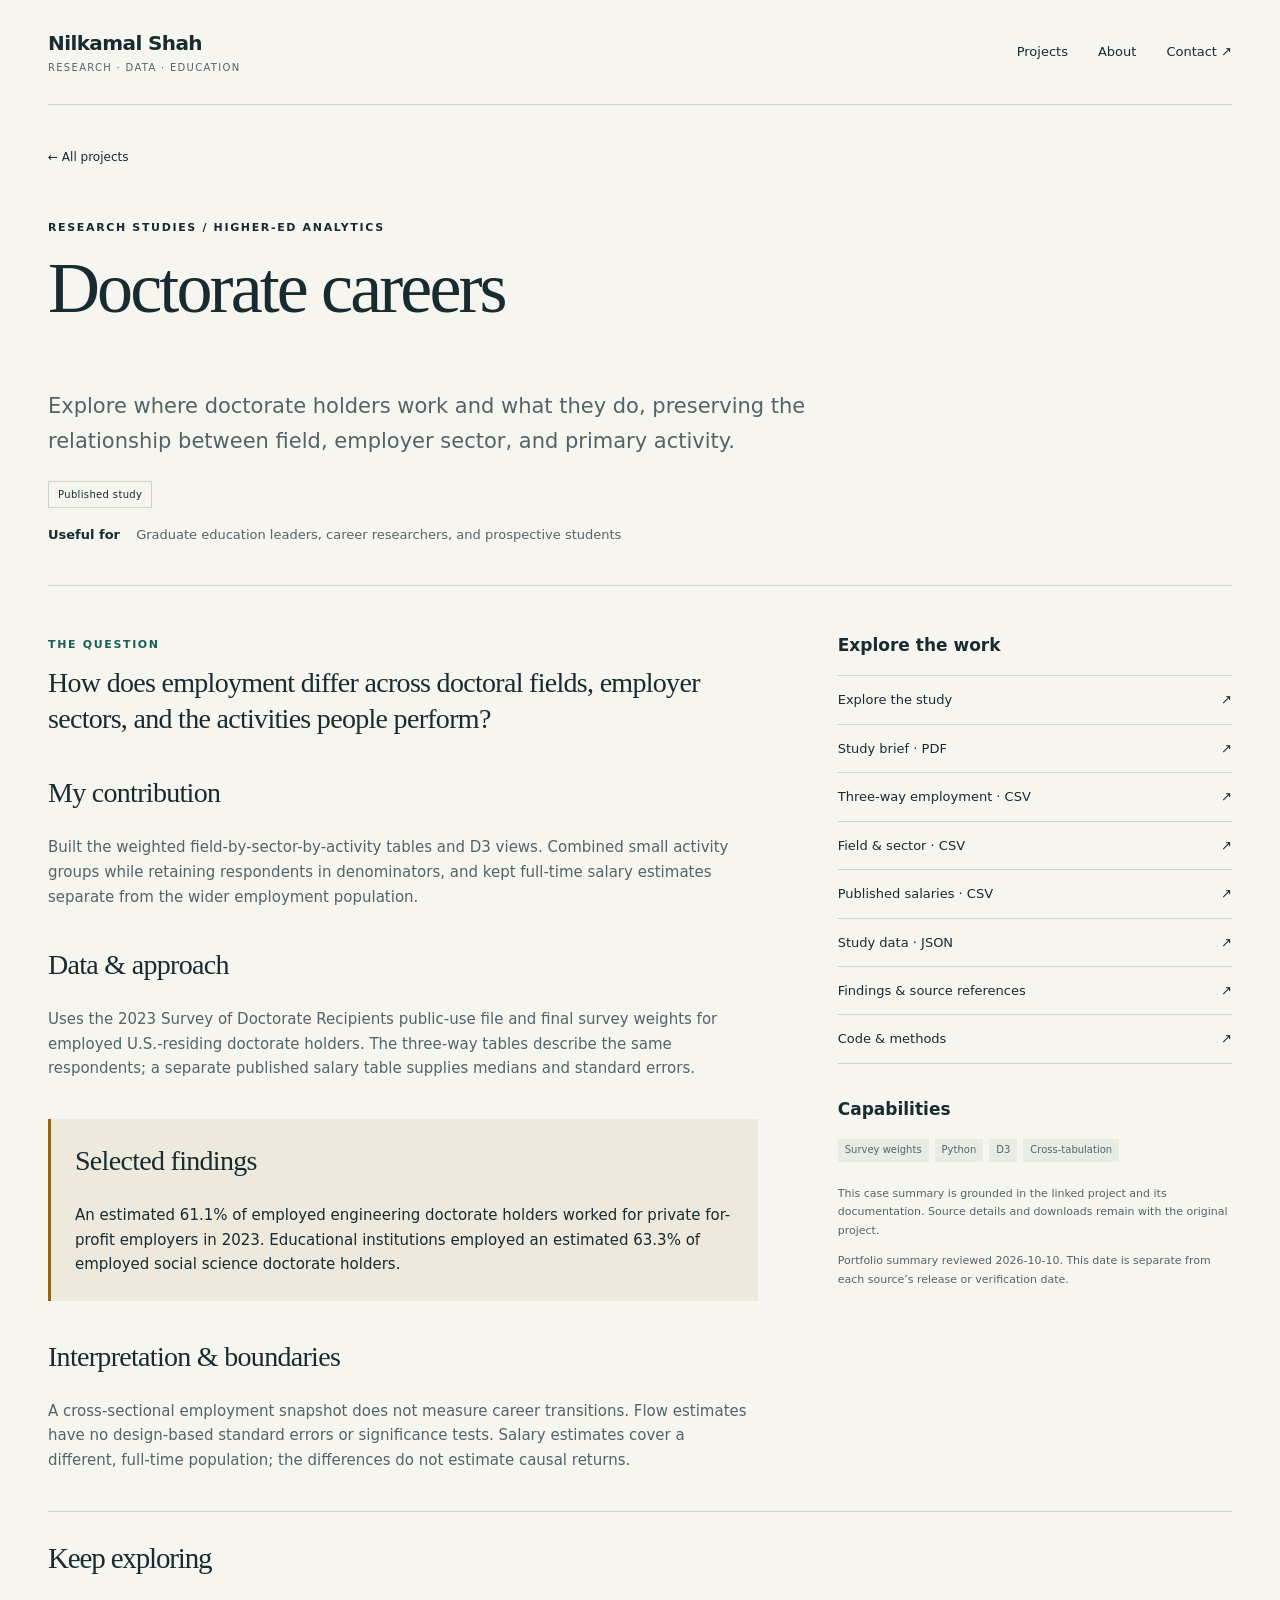
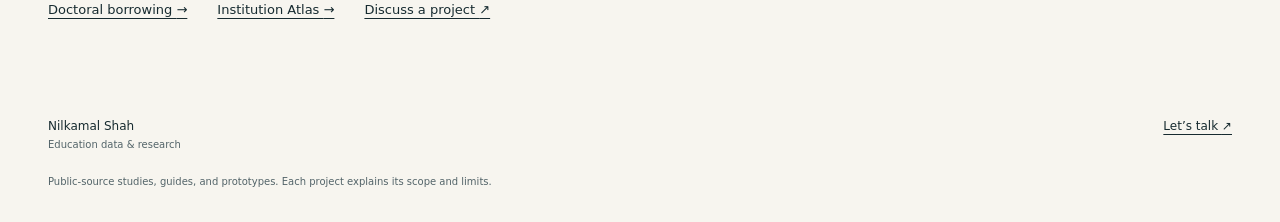
<file: site/projects/doctorate-careers/index.html>
<!doctype html><html lang="en"><head><meta charset="utf-8"><meta name="viewport" content="width=device-width,initial-scale=1"><meta name="description" content="Explore where doctorate holders work and what they do, preserving the relationship between field, employer sector, and primary activity."><title>Doctorate careers · Nilkamal Shah</title><link rel="stylesheet" href="../../assets/portfolio.css"></head><body><a class="skip-link" href="#main">Skip to content</a><header class="site-header wrap"><a class="brand" href="../../index.html">Nilkamal Shah<span>Research · data · education</span></a><nav aria-label="Main navigation"><a href="../../index.html#projects">Projects</a><a href="../../index.html#about">About</a><a href="../../index.html#contact">Contact <span aria-hidden="true">↗</span></a></nav></header><main id="main" class="wrap case-main"><a class="back-link" href="../../index.html#projects">← All projects</a><section class="case-hero ochre"><p class="eyebrow">Research studies / Higher-ed analytics</p><h1>Doctorate careers</h1><p class="case-summary">Explore where doctorate holders work and what they do, preserving the relationship between field, employer sector, and primary activity.</p><p class="maturity">Published study</p><p class="case-audience"><strong>Useful for</strong> Graduate education leaders, career researchers, and prospective students</p></section><div class="case-layout"><div class="case-body"><section><p class="eyebrow">The question</p><h2>How does employment differ across doctoral fields, employer sectors, and the activities people perform?</h2></section><section><h2>My contribution</h2><p>Built the weighted field-by-sector-by-activity tables and D3 views. Combined small activity groups while retaining respondents in denominators, and kept full-time salary estimates separate from the wider employment population.</p></section><section><h2>Data & approach</h2><p>Uses the 2023 Survey of Doctorate Recipients public-use file and final survey weights for employed U.S.-residing doctorate holders. The three-way tables describe the same respondents; a separate published salary table supplies medians and standard errors.</p></section><section class="case-result"><h2>Selected findings</h2><p>An estimated 61.1% of employed engineering doctorate holders worked for private for-profit employers in 2023. Educational institutions employed an estimated 63.3% of employed social science doctorate holders.</p></section><section><h2>Interpretation & boundaries</h2><p>A cross-sectional employment snapshot does not measure career transitions. Flow estimates have no design-based standard errors or significance tests. Salary estimates cover a different, full-time population; the differences do not estimate causal returns.</p></section></div><aside class="case-sidebar"><h2>Explore the work</h2><div class="resource-links"><a href="https://nilkamal11.github.io/doctorate-careers/"><span>Explore the study</span><span aria-hidden="true">↗</span></a><a href="https://nilkamal11.github.io/doctorate-careers/brief.pdf"><span>Study brief · PDF</span><span aria-hidden="true">↗</span></a><a href="https://nilkamal11.github.io/doctorate-careers/data/triples.csv"><span>Three-way employment · CSV</span><span aria-hidden="true">↗</span></a><a href="https://nilkamal11.github.io/doctorate-careers/data/field_sector.csv"><span>Field &amp; sector · CSV</span><span aria-hidden="true">↗</span></a><a href="https://nilkamal11.github.io/doctorate-careers/data/salary.csv"><span>Published salaries · CSV</span><span aria-hidden="true">↗</span></a><a href="https://nilkamal11.github.io/doctorate-careers/data/data.json"><span>Study data · JSON</span><span aria-hidden="true">↗</span></a><a href="https://nilkamal11.github.io/doctorate-careers/data/findings.json"><span>Findings &amp; source references</span><span aria-hidden="true">↗</span></a><a href="https://github.com/nilkamal11/doctorate-careers"><span>Code &amp; methods</span><span aria-hidden="true">↗</span></a></div><h2>Capabilities</h2><div class="tags"><span>Survey weights</span><span>Python</span><span>D3</span><span>Cross-tabulation</span></div><p class="source-note">This case summary is grounded in the linked project and its documentation. Source details and downloads remain with the original project.</p><p class="source-note">Portfolio summary reviewed 2026-10-10. This date is separate from each source’s release or verification date.</p></aside></div><section class="case-next"><h2>Keep exploring</h2><div><a href="../doctoral-borrowing/index.html">Doctoral borrowing <span aria-hidden="true">→</span></a><a href="../institution-atlas/index.html">Institution Atlas <span aria-hidden="true">→</span></a><a href="../../index.html#contact">Discuss a project <span aria-hidden="true">↗</span></a></div></section></main><footer class="wrap site-footer"><p>Nilkamal Shah <span>Education data & research</span></p><a href="../../index.html#contact">Let’s talk <span aria-hidden="true">↗</span></a><p class="footer-note">Public-source studies, guides, and prototypes. Each project explains its scope and limits.</p></footer></body></html>
</file>
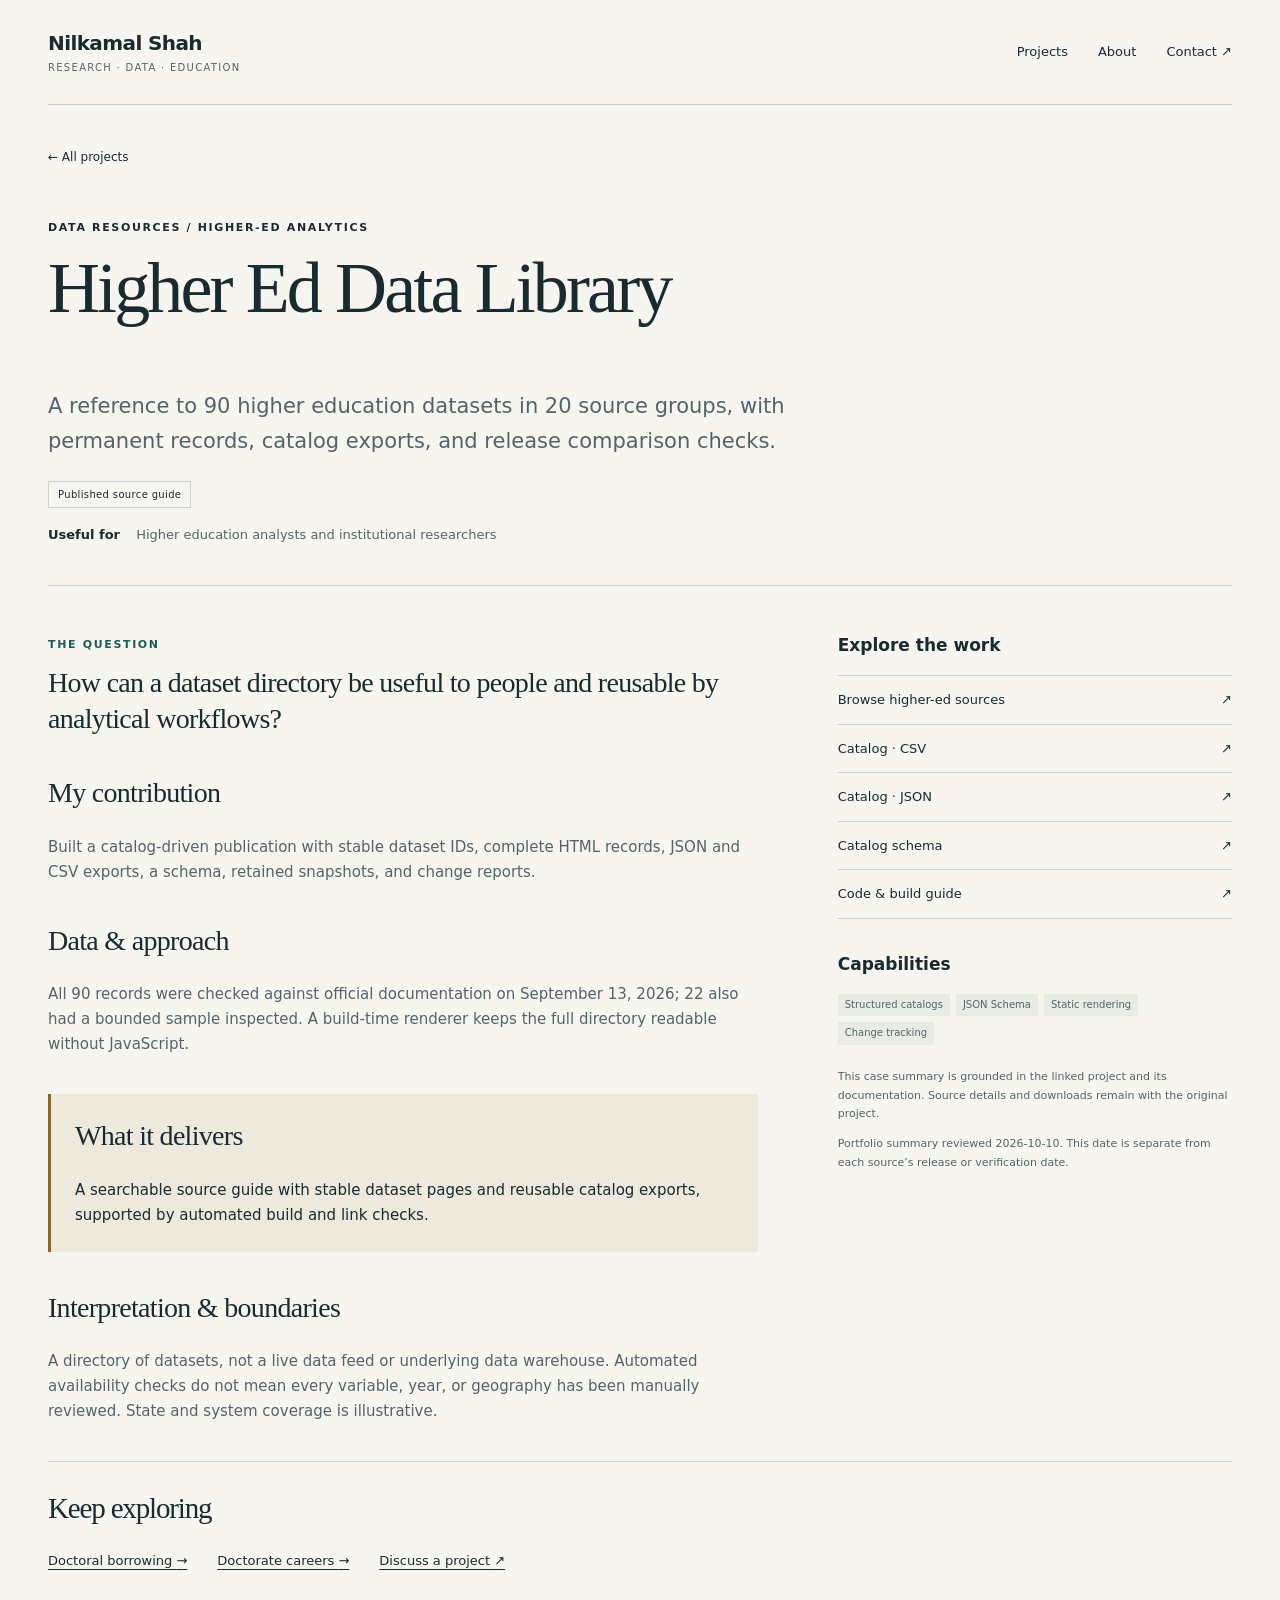
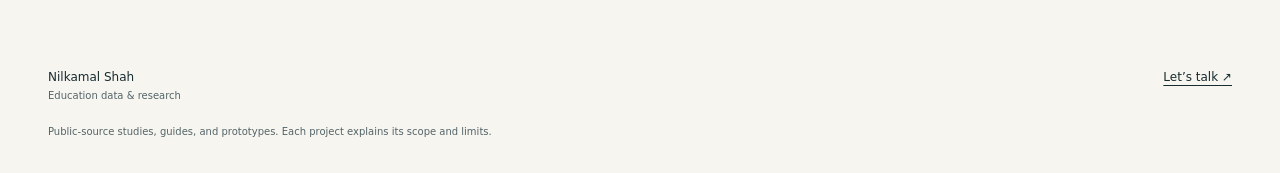
<file: site/projects/higher-ed-data-library/index.html>
<!doctype html><html lang="en"><head><meta charset="utf-8"><meta name="viewport" content="width=device-width,initial-scale=1"><meta name="description" content="A reference to 90 higher education datasets in 20 source groups, with permanent records, catalog exports, and release comparison checks."><title>Higher Ed Data Library · Nilkamal Shah</title><link rel="stylesheet" href="../../assets/portfolio.css"></head><body><a class="skip-link" href="#main">Skip to content</a><header class="site-header wrap"><a class="brand" href="../../index.html">Nilkamal Shah<span>Research · data · education</span></a><nav aria-label="Main navigation"><a href="../../index.html#projects">Projects</a><a href="../../index.html#about">About</a><a href="../../index.html#contact">Contact <span aria-hidden="true">↗</span></a></nav></header><main id="main" class="wrap case-main"><a class="back-link" href="../../index.html#projects">← All projects</a><section class="case-hero ochre"><p class="eyebrow">Data resources / Higher-ed analytics</p><h1>Higher Ed Data Library</h1><p class="case-summary">A reference to 90 higher education datasets in 20 source groups, with permanent records, catalog exports, and release comparison checks.</p><p class="maturity">Published source guide</p><p class="case-audience"><strong>Useful for</strong> Higher education analysts and institutional researchers</p></section><div class="case-layout"><div class="case-body"><section><p class="eyebrow">The question</p><h2>How can a dataset directory be useful to people and reusable by analytical workflows?</h2></section><section><h2>My contribution</h2><p>Built a catalog-driven publication with stable dataset IDs, complete HTML records, JSON and CSV exports, a schema, retained snapshots, and change reports.</p></section><section><h2>Data & approach</h2><p>All 90 records were checked against official documentation on September 13, 2026; 22 also had a bounded sample inspected. A build-time renderer keeps the full directory readable without JavaScript.</p></section><section class="case-result"><h2>What it delivers</h2><p>A searchable source guide with stable dataset pages and reusable catalog exports, supported by automated build and link checks.</p></section><section><h2>Interpretation & boundaries</h2><p>A directory of datasets, not a live data feed or underlying data warehouse. Automated availability checks do not mean every variable, year, or geography has been manually reviewed. State and system coverage is illustrative.</p></section></div><aside class="case-sidebar"><h2>Explore the work</h2><div class="resource-links"><a href="https://nilkamal11.github.io/higher-ed-data-library/"><span>Browse higher-ed sources</span><span aria-hidden="true">↗</span></a><a href="https://nilkamal11.github.io/higher-ed-data-library/exports/catalog.csv"><span>Catalog · CSV</span><span aria-hidden="true">↗</span></a><a href="https://nilkamal11.github.io/higher-ed-data-library/exports/catalog.json"><span>Catalog · JSON</span><span aria-hidden="true">↗</span></a><a href="https://nilkamal11.github.io/higher-ed-data-library/exports/schema.json"><span>Catalog schema</span><span aria-hidden="true">↗</span></a><a href="https://github.com/nilkamal11/higher-ed-data-library"><span>Code &amp; build guide</span><span aria-hidden="true">↗</span></a></div><h2>Capabilities</h2><div class="tags"><span>Structured catalogs</span><span>JSON Schema</span><span>Static rendering</span><span>Change tracking</span></div><p class="source-note">This case summary is grounded in the linked project and its documentation. Source details and downloads remain with the original project.</p><p class="source-note">Portfolio summary reviewed 2026-10-10. This date is separate from each source’s release or verification date.</p></aside></div><section class="case-next"><h2>Keep exploring</h2><div><a href="../doctoral-borrowing/index.html">Doctoral borrowing <span aria-hidden="true">→</span></a><a href="../doctorate-careers/index.html">Doctorate careers <span aria-hidden="true">→</span></a><a href="../../index.html#contact">Discuss a project <span aria-hidden="true">↗</span></a></div></section></main><footer class="wrap site-footer"><p>Nilkamal Shah <span>Education data & research</span></p><a href="../../index.html#contact">Let’s talk <span aria-hidden="true">↗</span></a><p class="footer-note">Public-source studies, guides, and prototypes. Each project explains its scope and limits.</p></footer></body></html>
</file>
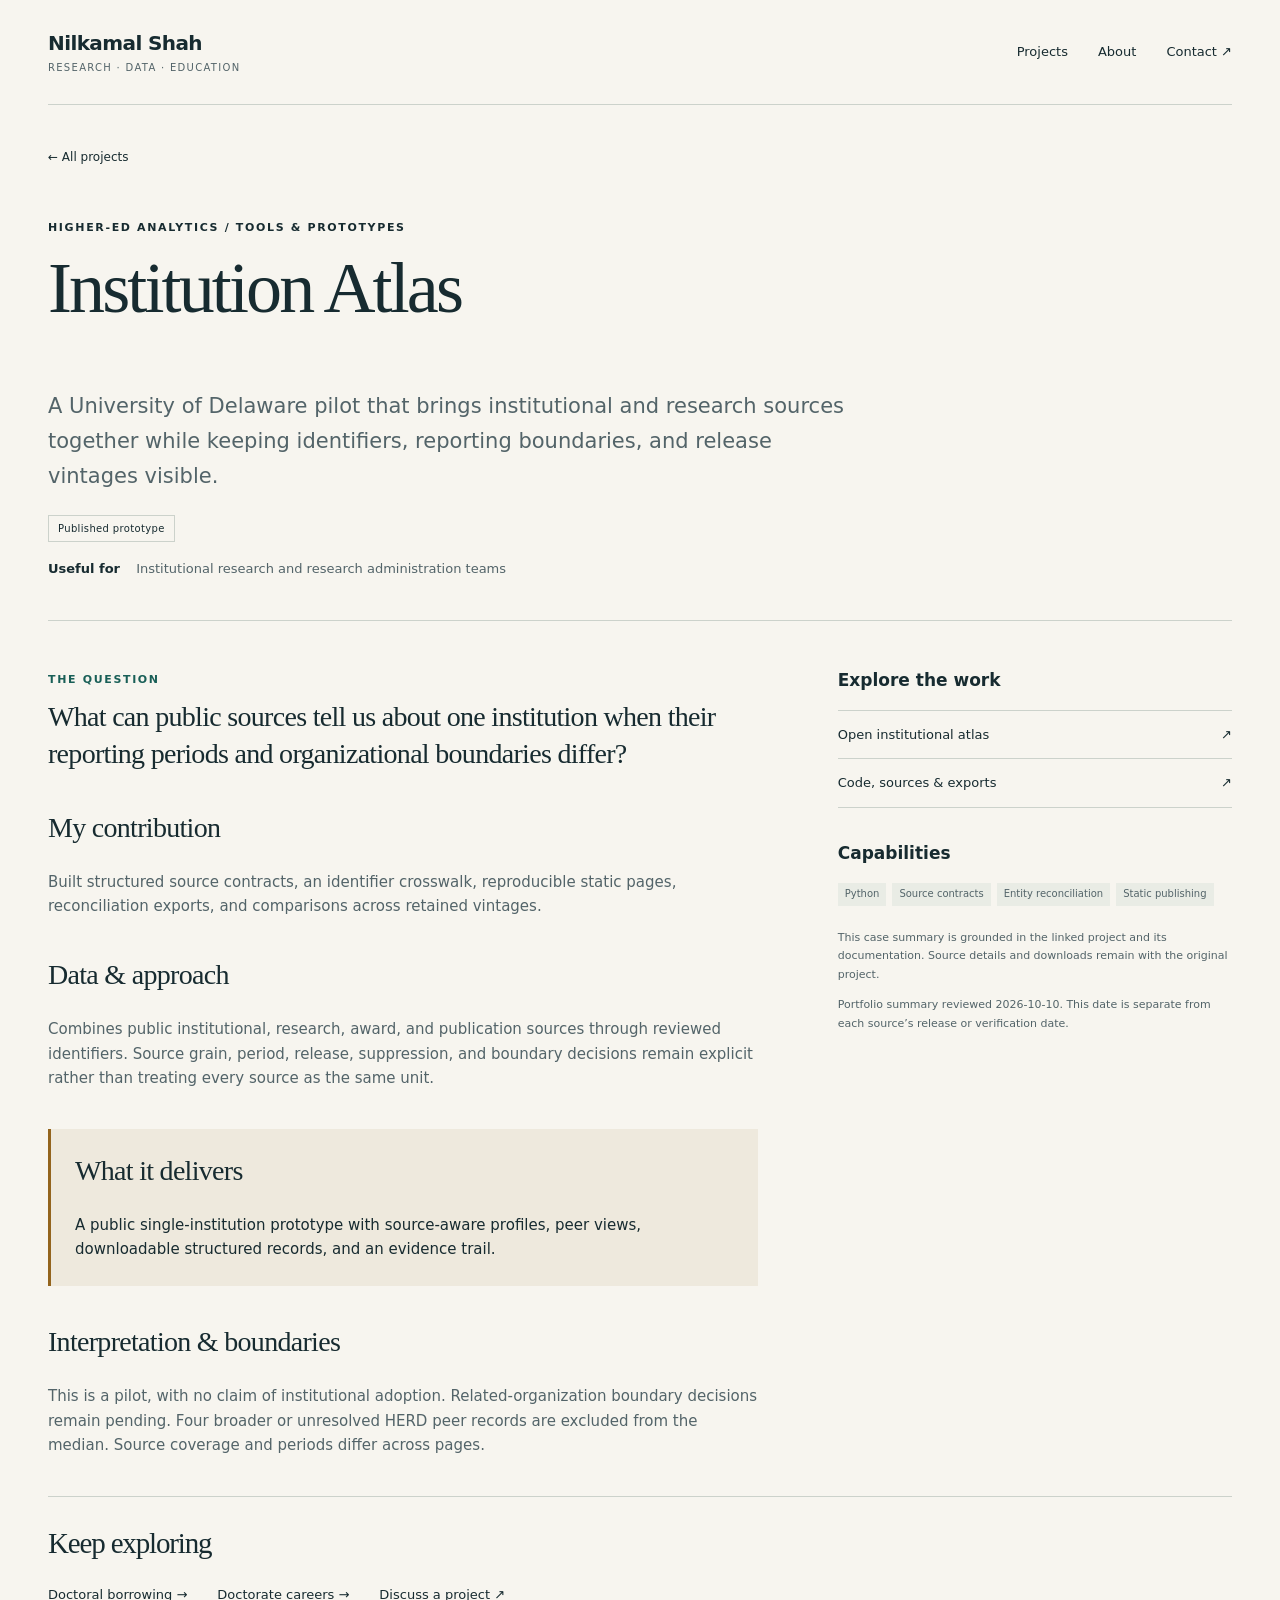
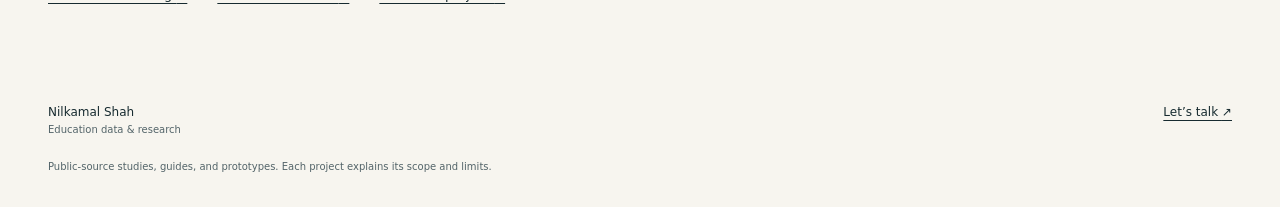
<file: site/projects/institution-atlas/index.html>
<!doctype html><html lang="en"><head><meta charset="utf-8"><meta name="viewport" content="width=device-width,initial-scale=1"><meta name="description" content="A University of Delaware pilot that brings institutional and research sources together while keeping identifiers, reporting boundaries, and release vintages visible."><title>Institution Atlas · Nilkamal Shah</title><link rel="stylesheet" href="../../assets/portfolio.css"></head><body><a class="skip-link" href="#main">Skip to content</a><header class="site-header wrap"><a class="brand" href="../../index.html">Nilkamal Shah<span>Research · data · education</span></a><nav aria-label="Main navigation"><a href="../../index.html#projects">Projects</a><a href="../../index.html#about">About</a><a href="../../index.html#contact">Contact <span aria-hidden="true">↗</span></a></nav></header><main id="main" class="wrap case-main"><a class="back-link" href="../../index.html#projects">← All projects</a><section class="case-hero ochre"><p class="eyebrow">Higher-ed analytics / Tools &amp; prototypes</p><h1>Institution Atlas</h1><p class="case-summary">A University of Delaware pilot that brings institutional and research sources together while keeping identifiers, reporting boundaries, and release vintages visible.</p><p class="maturity">Published prototype</p><p class="case-audience"><strong>Useful for</strong> Institutional research and research administration teams</p></section><div class="case-layout"><div class="case-body"><section><p class="eyebrow">The question</p><h2>What can public sources tell us about one institution when their reporting periods and organizational boundaries differ?</h2></section><section><h2>My contribution</h2><p>Built structured source contracts, an identifier crosswalk, reproducible static pages, reconciliation exports, and comparisons across retained vintages.</p></section><section><h2>Data & approach</h2><p>Combines public institutional, research, award, and publication sources through reviewed identifiers. Source grain, period, release, suppression, and boundary decisions remain explicit rather than treating every source as the same unit.</p></section><section class="case-result"><h2>What it delivers</h2><p>A public single-institution prototype with source-aware profiles, peer views, downloadable structured records, and an evidence trail.</p></section><section><h2>Interpretation & boundaries</h2><p>This is a pilot, with no claim of institutional adoption. Related-organization boundary decisions remain pending. Four broader or unresolved HERD peer records are excluded from the median. Source coverage and periods differ across pages.</p></section></div><aside class="case-sidebar"><h2>Explore the work</h2><div class="resource-links"><a href="https://nilkamal11.github.io/institution-atlas/"><span>Open institutional atlas</span><span aria-hidden="true">↗</span></a><a href="https://github.com/nilkamal11/institution-atlas"><span>Code, sources &amp; exports</span><span aria-hidden="true">↗</span></a></div><h2>Capabilities</h2><div class="tags"><span>Python</span><span>Source contracts</span><span>Entity reconciliation</span><span>Static publishing</span></div><p class="source-note">This case summary is grounded in the linked project and its documentation. Source details and downloads remain with the original project.</p><p class="source-note">Portfolio summary reviewed 2026-10-10. This date is separate from each source’s release or verification date.</p></aside></div><section class="case-next"><h2>Keep exploring</h2><div><a href="../doctoral-borrowing/index.html">Doctoral borrowing <span aria-hidden="true">→</span></a><a href="../doctorate-careers/index.html">Doctorate careers <span aria-hidden="true">→</span></a><a href="../../index.html#contact">Discuss a project <span aria-hidden="true">↗</span></a></div></section></main><footer class="wrap site-footer"><p>Nilkamal Shah <span>Education data & research</span></p><a href="../../index.html#contact">Let’s talk <span aria-hidden="true">↗</span></a><p class="footer-note">Public-source studies, guides, and prototypes. Each project explains its scope and limits.</p></footer></body></html>
</file>
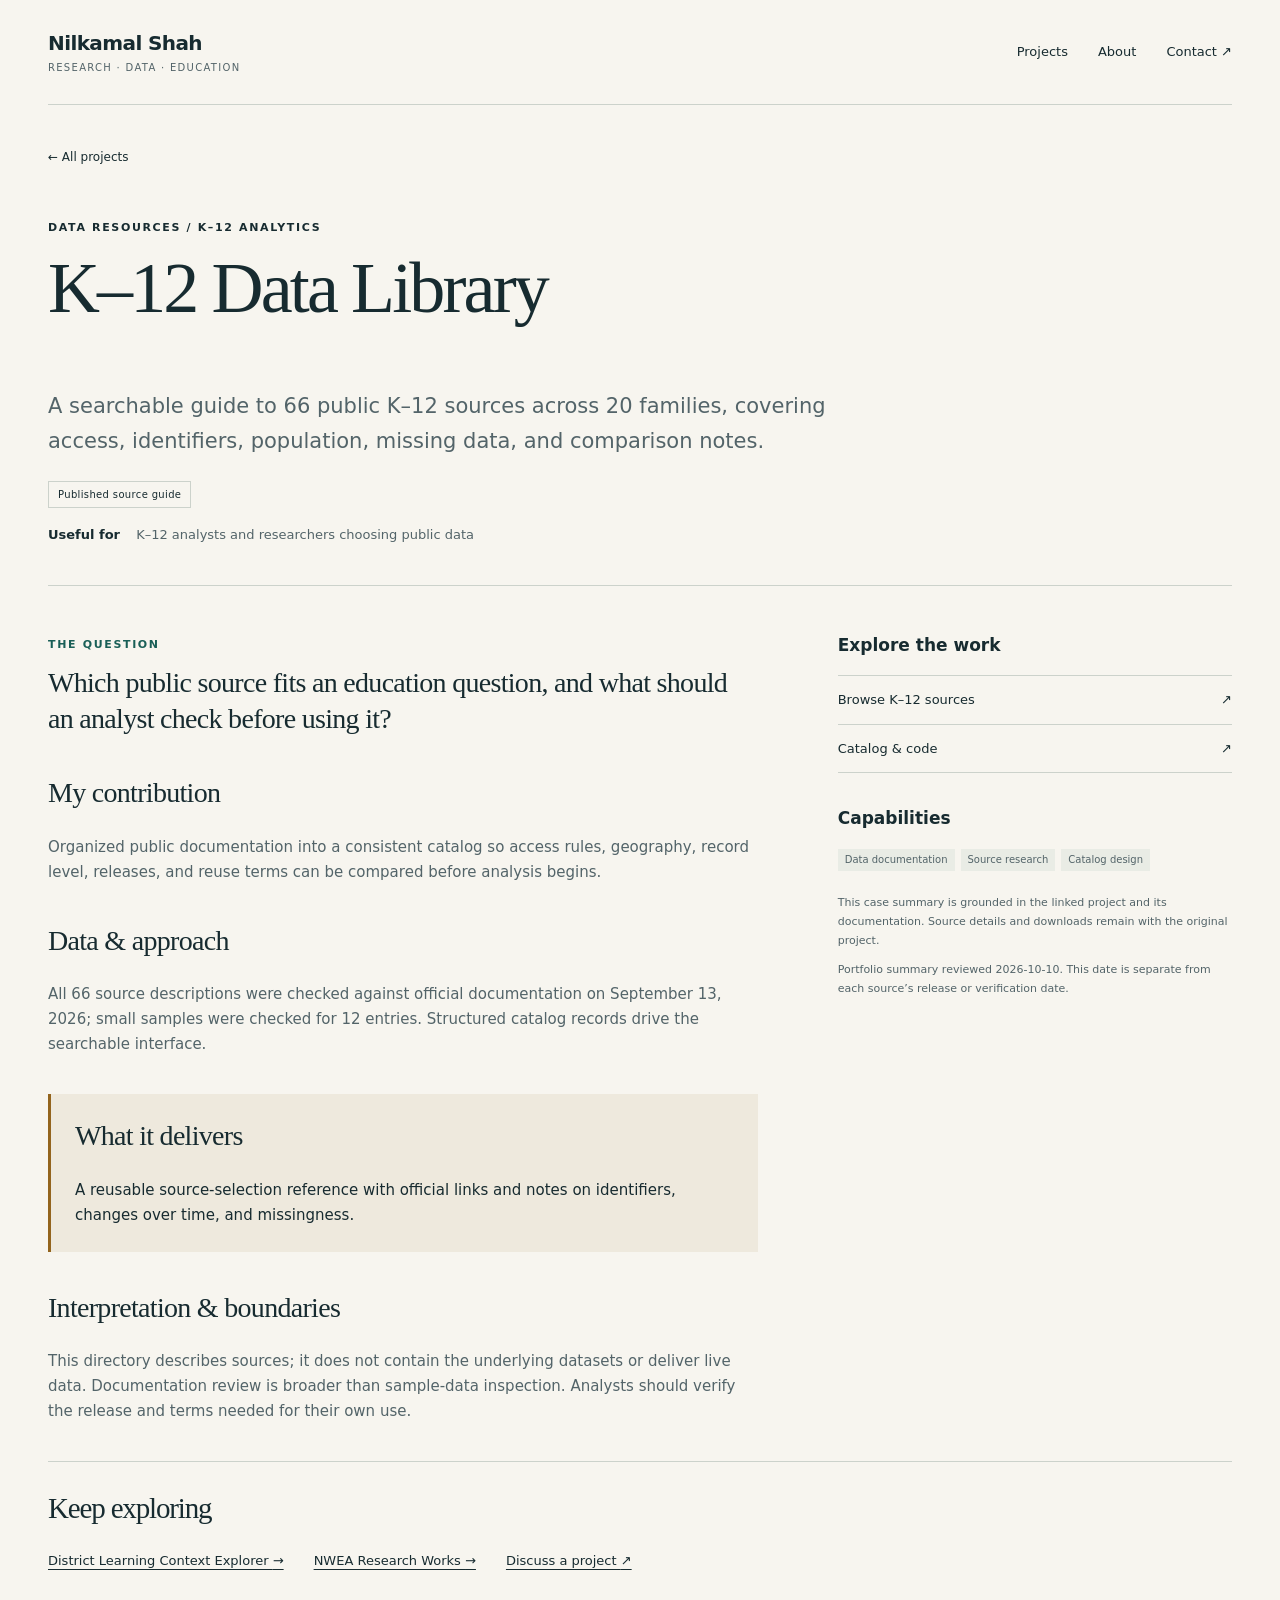
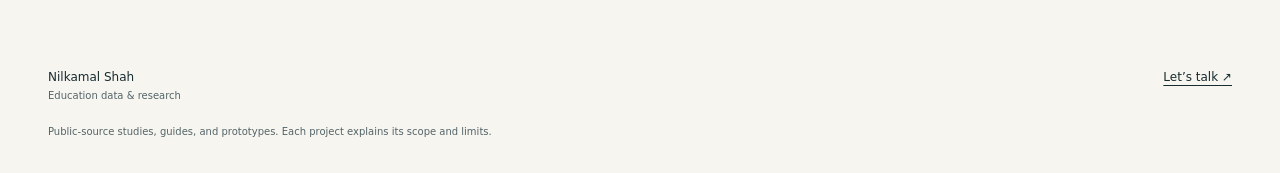
<file: site/projects/k12-data-library/index.html>
<!doctype html><html lang="en"><head><meta charset="utf-8"><meta name="viewport" content="width=device-width,initial-scale=1"><meta name="description" content="A searchable guide to 66 public K–12 sources across 20 families, covering access, identifiers, population, missing data, and comparison notes."><title>K–12 Data Library · Nilkamal Shah</title><link rel="stylesheet" href="../../assets/portfolio.css"></head><body><a class="skip-link" href="#main">Skip to content</a><header class="site-header wrap"><a class="brand" href="../../index.html">Nilkamal Shah<span>Research · data · education</span></a><nav aria-label="Main navigation"><a href="../../index.html#projects">Projects</a><a href="../../index.html#about">About</a><a href="../../index.html#contact">Contact <span aria-hidden="true">↗</span></a></nav></header><main id="main" class="wrap case-main"><a class="back-link" href="../../index.html#projects">← All projects</a><section class="case-hero ochre"><p class="eyebrow">Data resources / K–12 analytics</p><h1>K–12 Data Library</h1><p class="case-summary">A searchable guide to 66 public K–12 sources across 20 families, covering access, identifiers, population, missing data, and comparison notes.</p><p class="maturity">Published source guide</p><p class="case-audience"><strong>Useful for</strong> K–12 analysts and researchers choosing public data</p></section><div class="case-layout"><div class="case-body"><section><p class="eyebrow">The question</p><h2>Which public source fits an education question, and what should an analyst check before using it?</h2></section><section><h2>My contribution</h2><p>Organized public documentation into a consistent catalog so access rules, geography, record level, releases, and reuse terms can be compared before analysis begins.</p></section><section><h2>Data & approach</h2><p>All 66 source descriptions were checked against official documentation on September 13, 2026; small samples were checked for 12 entries. Structured catalog records drive the searchable interface.</p></section><section class="case-result"><h2>What it delivers</h2><p>A reusable source-selection reference with official links and notes on identifiers, changes over time, and missingness.</p></section><section><h2>Interpretation & boundaries</h2><p>This directory describes sources; it does not contain the underlying datasets or deliver live data. Documentation review is broader than sample-data inspection. Analysts should verify the release and terms needed for their own use.</p></section></div><aside class="case-sidebar"><h2>Explore the work</h2><div class="resource-links"><a href="https://nilkamal11.github.io/k12-data-library/"><span>Browse K–12 sources</span><span aria-hidden="true">↗</span></a><a href="https://github.com/nilkamal11/k12-data-library"><span>Catalog &amp; code</span><span aria-hidden="true">↗</span></a></div><h2>Capabilities</h2><div class="tags"><span>Data documentation</span><span>Source research</span><span>Catalog design</span></div><p class="source-note">This case summary is grounded in the linked project and its documentation. Source details and downloads remain with the original project.</p><p class="source-note">Portfolio summary reviewed 2026-10-10. This date is separate from each source’s release or verification date.</p></aside></div><section class="case-next"><h2>Keep exploring</h2><div><a href="../district-learning-context/index.html">District Learning Context Explorer <span aria-hidden="true">→</span></a><a href="../nwea-research-works/index.html">NWEA Research Works <span aria-hidden="true">→</span></a><a href="../../index.html#contact">Discuss a project <span aria-hidden="true">↗</span></a></div></section></main><footer class="wrap site-footer"><p>Nilkamal Shah <span>Education data & research</span></p><a href="../../index.html#contact">Let’s talk <span aria-hidden="true">↗</span></a><p class="footer-note">Public-source studies, guides, and prototypes. Each project explains its scope and limits.</p></footer></body></html>
</file>
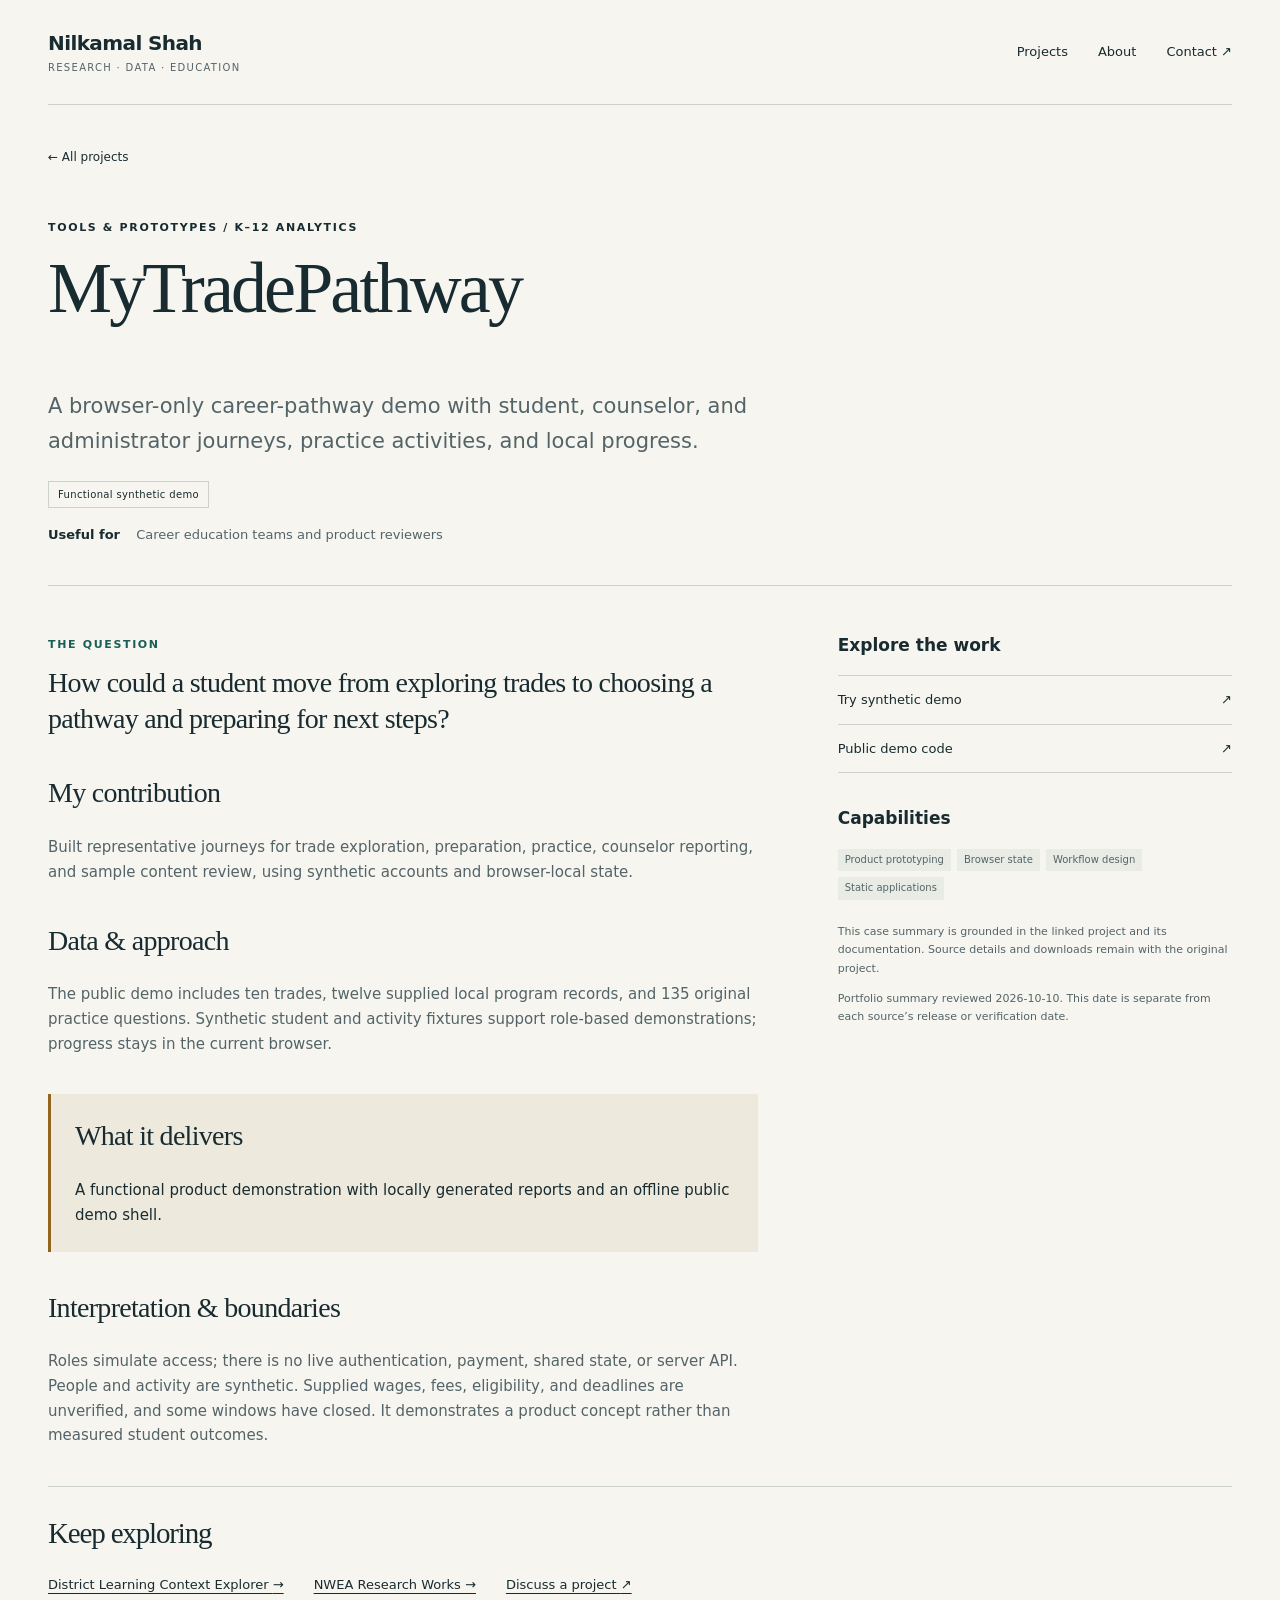
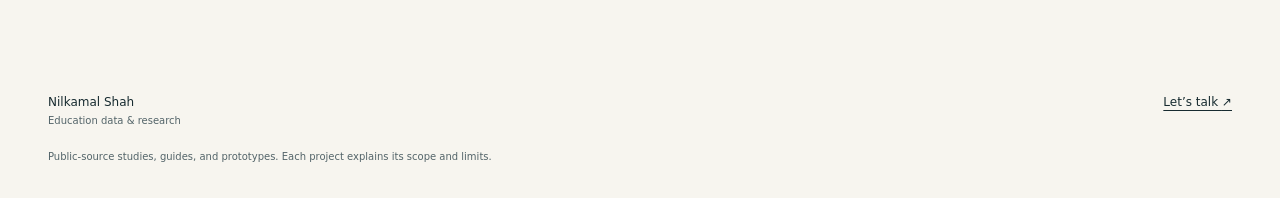
<file: site/projects/mytradepathway/index.html>
<!doctype html><html lang="en"><head><meta charset="utf-8"><meta name="viewport" content="width=device-width,initial-scale=1"><meta name="description" content="A browser-only career-pathway demo with student, counselor, and administrator journeys, practice activities, and local progress."><title>MyTradePathway · Nilkamal Shah</title><link rel="stylesheet" href="../../assets/portfolio.css"></head><body><a class="skip-link" href="#main">Skip to content</a><header class="site-header wrap"><a class="brand" href="../../index.html">Nilkamal Shah<span>Research · data · education</span></a><nav aria-label="Main navigation"><a href="../../index.html#projects">Projects</a><a href="../../index.html#about">About</a><a href="../../index.html#contact">Contact <span aria-hidden="true">↗</span></a></nav></header><main id="main" class="wrap case-main"><a class="back-link" href="../../index.html#projects">← All projects</a><section class="case-hero violet"><p class="eyebrow">Tools &amp; prototypes / K–12 analytics</p><h1>MyTradePathway</h1><p class="case-summary">A browser-only career-pathway demo with student, counselor, and administrator journeys, practice activities, and local progress.</p><p class="maturity">Functional synthetic demo</p><p class="case-audience"><strong>Useful for</strong> Career education teams and product reviewers</p></section><div class="case-layout"><div class="case-body"><section><p class="eyebrow">The question</p><h2>How could a student move from exploring trades to choosing a pathway and preparing for next steps?</h2></section><section><h2>My contribution</h2><p>Built representative journeys for trade exploration, preparation, practice, counselor reporting, and sample content review, using synthetic accounts and browser-local state.</p></section><section><h2>Data & approach</h2><p>The public demo includes ten trades, twelve supplied local program records, and 135 original practice questions. Synthetic student and activity fixtures support role-based demonstrations; progress stays in the current browser.</p></section><section class="case-result"><h2>What it delivers</h2><p>A functional product demonstration with locally generated reports and an offline public demo shell.</p></section><section><h2>Interpretation & boundaries</h2><p>Roles simulate access; there is no live authentication, payment, shared state, or server API. People and activity are synthetic. Supplied wages, fees, eligibility, and deadlines are unverified, and some windows have closed. It demonstrates a product concept rather than measured student outcomes.</p></section></div><aside class="case-sidebar"><h2>Explore the work</h2><div class="resource-links"><a href="https://nilkamal11.github.io/mytradepathway-demo/"><span>Try synthetic demo</span><span aria-hidden="true">↗</span></a><a href="https://github.com/nilkamal11/mytradepathway-demo"><span>Public demo code</span><span aria-hidden="true">↗</span></a></div><h2>Capabilities</h2><div class="tags"><span>Product prototyping</span><span>Browser state</span><span>Workflow design</span><span>Static applications</span></div><p class="source-note">This case summary is grounded in the linked project and its documentation. Source details and downloads remain with the original project.</p><p class="source-note">Portfolio summary reviewed 2026-10-10. This date is separate from each source’s release or verification date.</p></aside></div><section class="case-next"><h2>Keep exploring</h2><div><a href="../district-learning-context/index.html">District Learning Context Explorer <span aria-hidden="true">→</span></a><a href="../nwea-research-works/index.html">NWEA Research Works <span aria-hidden="true">→</span></a><a href="../../index.html#contact">Discuss a project <span aria-hidden="true">↗</span></a></div></section></main><footer class="wrap site-footer"><p>Nilkamal Shah <span>Education data & research</span></p><a href="../../index.html#contact">Let’s talk <span aria-hidden="true">↗</span></a><p class="footer-note">Public-source studies, guides, and prototypes. Each project explains its scope and limits.</p></footer></body></html>
</file>
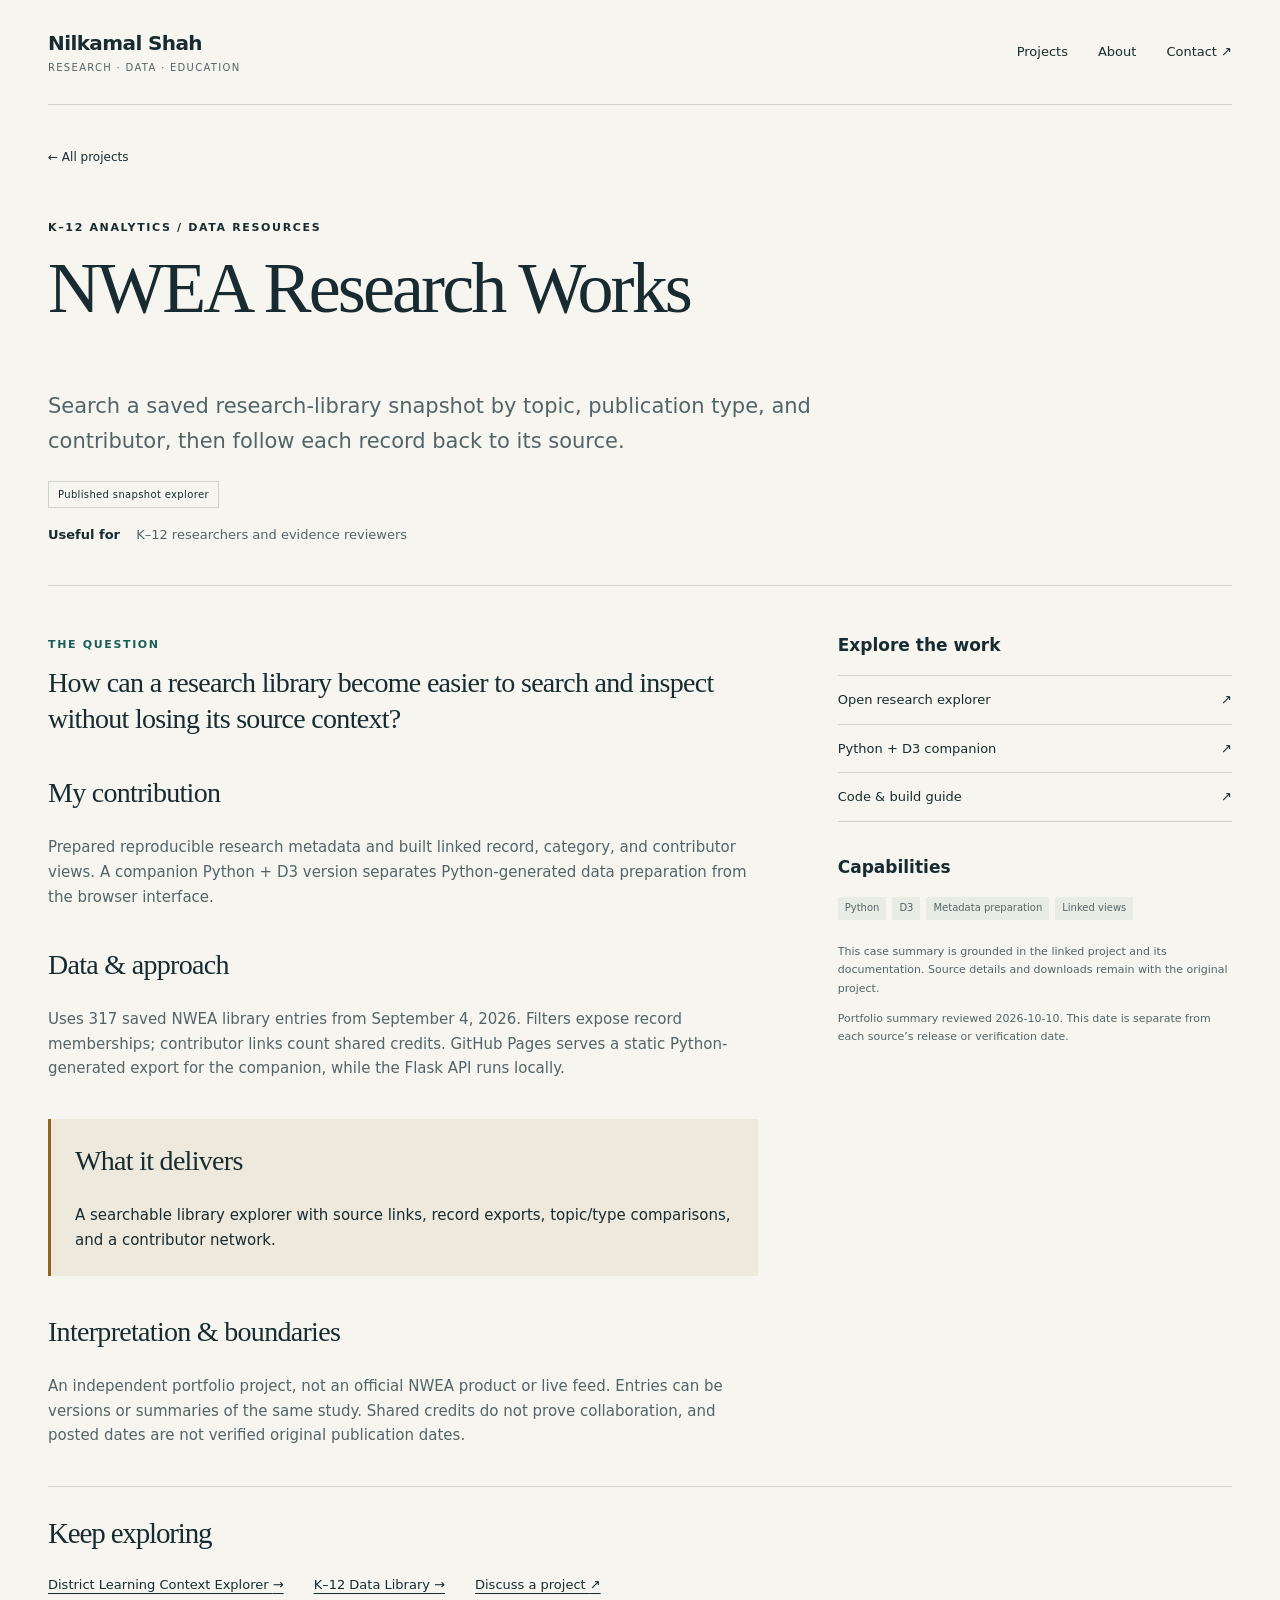
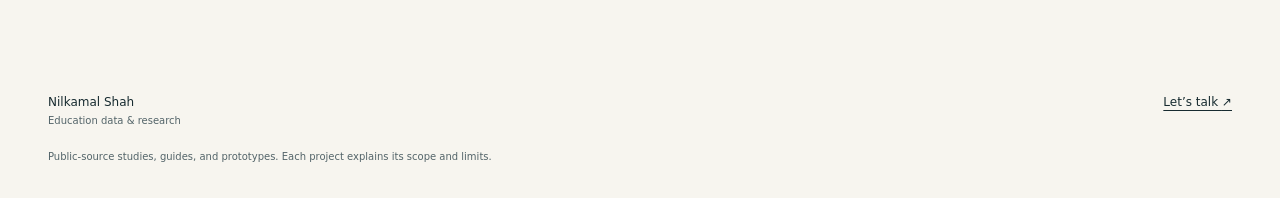
<file: site/projects/nwea-research-works/index.html>
<!doctype html><html lang="en"><head><meta charset="utf-8"><meta name="viewport" content="width=device-width,initial-scale=1"><meta name="description" content="Search a saved research-library snapshot by topic, publication type, and contributor, then follow each record back to its source."><title>NWEA Research Works · Nilkamal Shah</title><link rel="stylesheet" href="../../assets/portfolio.css"></head><body><a class="skip-link" href="#main">Skip to content</a><header class="site-header wrap"><a class="brand" href="../../index.html">Nilkamal Shah<span>Research · data · education</span></a><nav aria-label="Main navigation"><a href="../../index.html#projects">Projects</a><a href="../../index.html#about">About</a><a href="../../index.html#contact">Contact <span aria-hidden="true">↗</span></a></nav></header><main id="main" class="wrap case-main"><a class="back-link" href="../../index.html#projects">← All projects</a><section class="case-hero teal"><p class="eyebrow">K–12 analytics / Data resources</p><h1>NWEA Research Works</h1><p class="case-summary">Search a saved research-library snapshot by topic, publication type, and contributor, then follow each record back to its source.</p><p class="maturity">Published snapshot explorer</p><p class="case-audience"><strong>Useful for</strong> K–12 researchers and evidence reviewers</p></section><div class="case-layout"><div class="case-body"><section><p class="eyebrow">The question</p><h2>How can a research library become easier to search and inspect without losing its source context?</h2></section><section><h2>My contribution</h2><p>Prepared reproducible research metadata and built linked record, category, and contributor views. A companion Python + D3 version separates Python-generated data preparation from the browser interface.</p></section><section><h2>Data & approach</h2><p>Uses 317 saved NWEA library entries from September 4, 2026. Filters expose record memberships; contributor links count shared credits. GitHub Pages serves a static Python-generated export for the companion, while the Flask API runs locally.</p></section><section class="case-result"><h2>What it delivers</h2><p>A searchable library explorer with source links, record exports, topic/type comparisons, and a contributor network.</p></section><section><h2>Interpretation & boundaries</h2><p>An independent portfolio project, not an official NWEA product or live feed. Entries can be versions or summaries of the same study. Shared credits do not prove collaboration, and posted dates are not verified original publication dates.</p></section></div><aside class="case-sidebar"><h2>Explore the work</h2><div class="resource-links"><a href="https://nilkamal11.github.io/nwea-research-works/"><span>Open research explorer</span><span aria-hidden="true">↗</span></a><a href="https://nilkamal11.github.io/nwea-research-works/python-d3/"><span>Python + D3 companion</span><span aria-hidden="true">↗</span></a><a href="https://github.com/nilkamal11/nwea-research-works"><span>Code &amp; build guide</span><span aria-hidden="true">↗</span></a></div><h2>Capabilities</h2><div class="tags"><span>Python</span><span>D3</span><span>Metadata preparation</span><span>Linked views</span></div><p class="source-note">This case summary is grounded in the linked project and its documentation. Source details and downloads remain with the original project.</p><p class="source-note">Portfolio summary reviewed 2026-10-10. This date is separate from each source’s release or verification date.</p></aside></div><section class="case-next"><h2>Keep exploring</h2><div><a href="../district-learning-context/index.html">District Learning Context Explorer <span aria-hidden="true">→</span></a><a href="../k12-data-library/index.html">K–12 Data Library <span aria-hidden="true">→</span></a><a href="../../index.html#contact">Discuss a project <span aria-hidden="true">↗</span></a></div></section></main><footer class="wrap site-footer"><p>Nilkamal Shah <span>Education data & research</span></p><a href="../../index.html#contact">Let’s talk <span aria-hidden="true">↗</span></a><p class="footer-note">Public-source studies, guides, and prototypes. Each project explains its scope and limits.</p></footer></body></html>
</file>
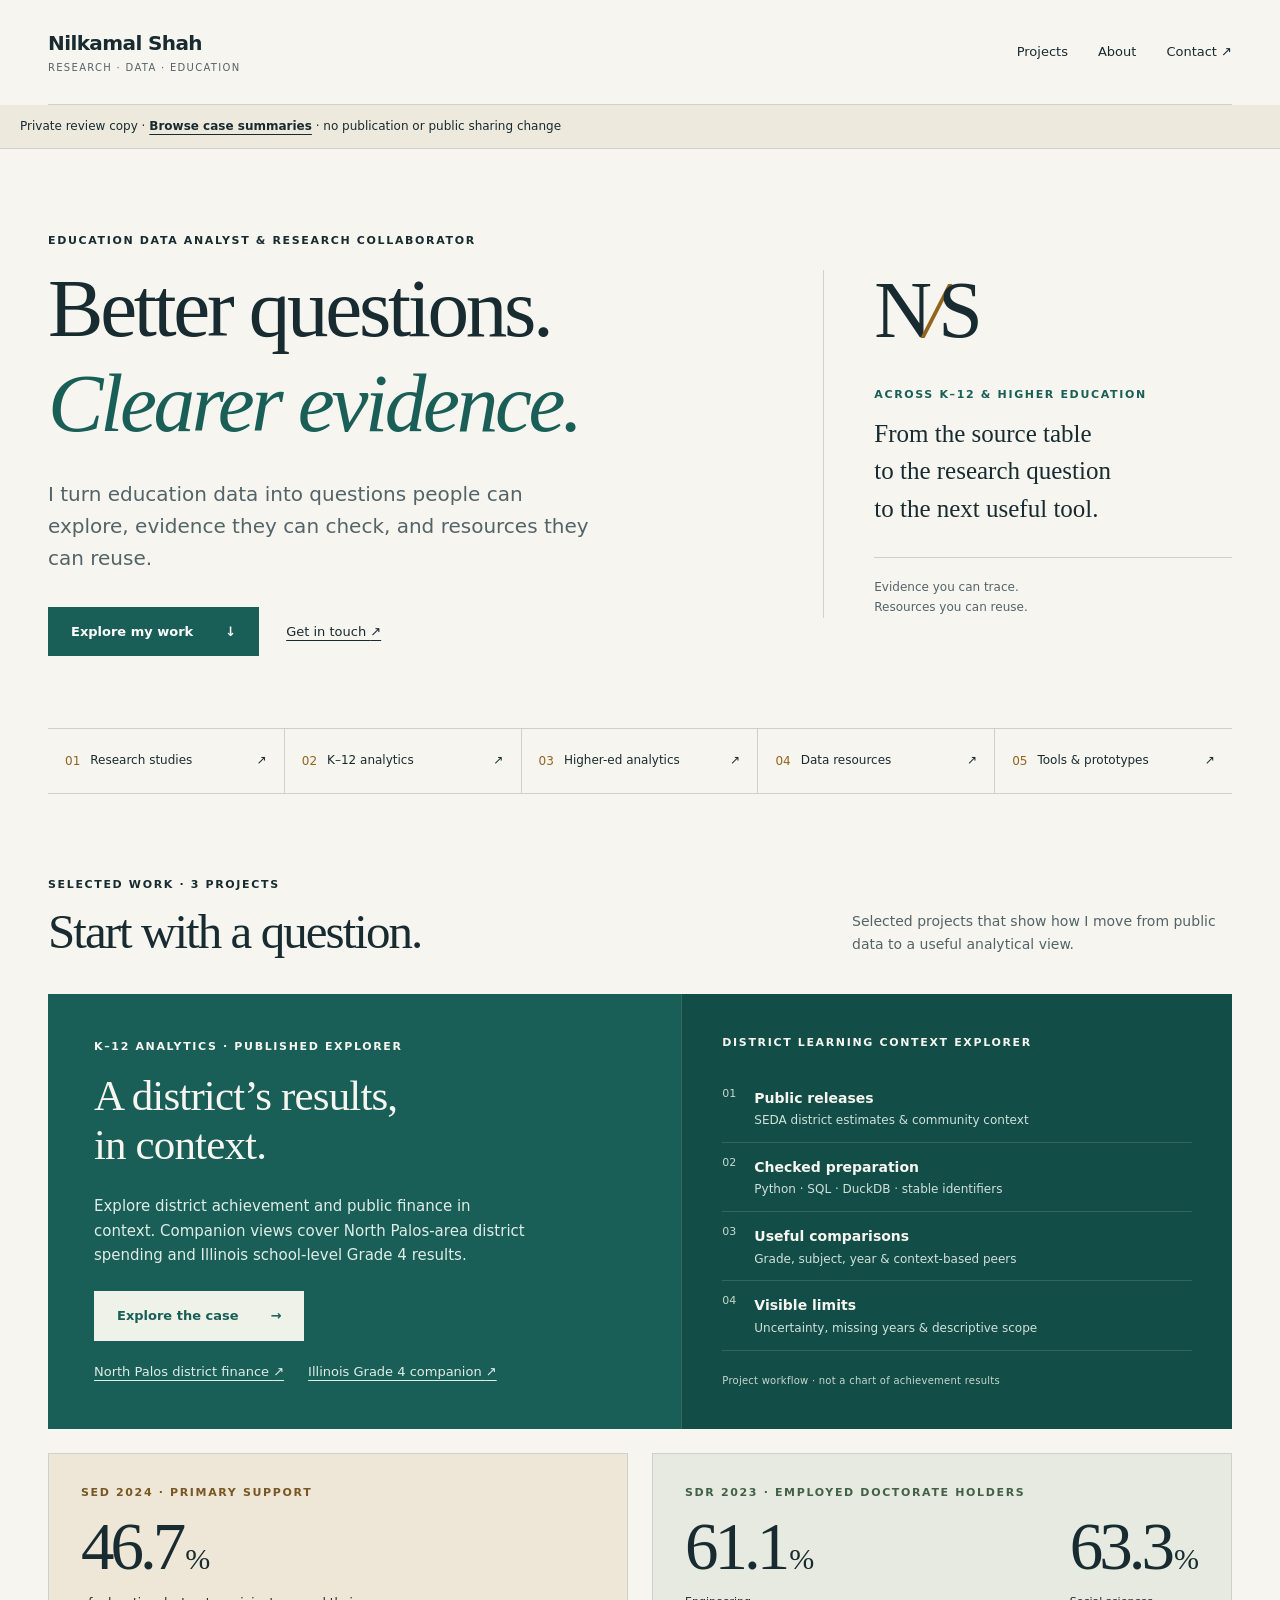
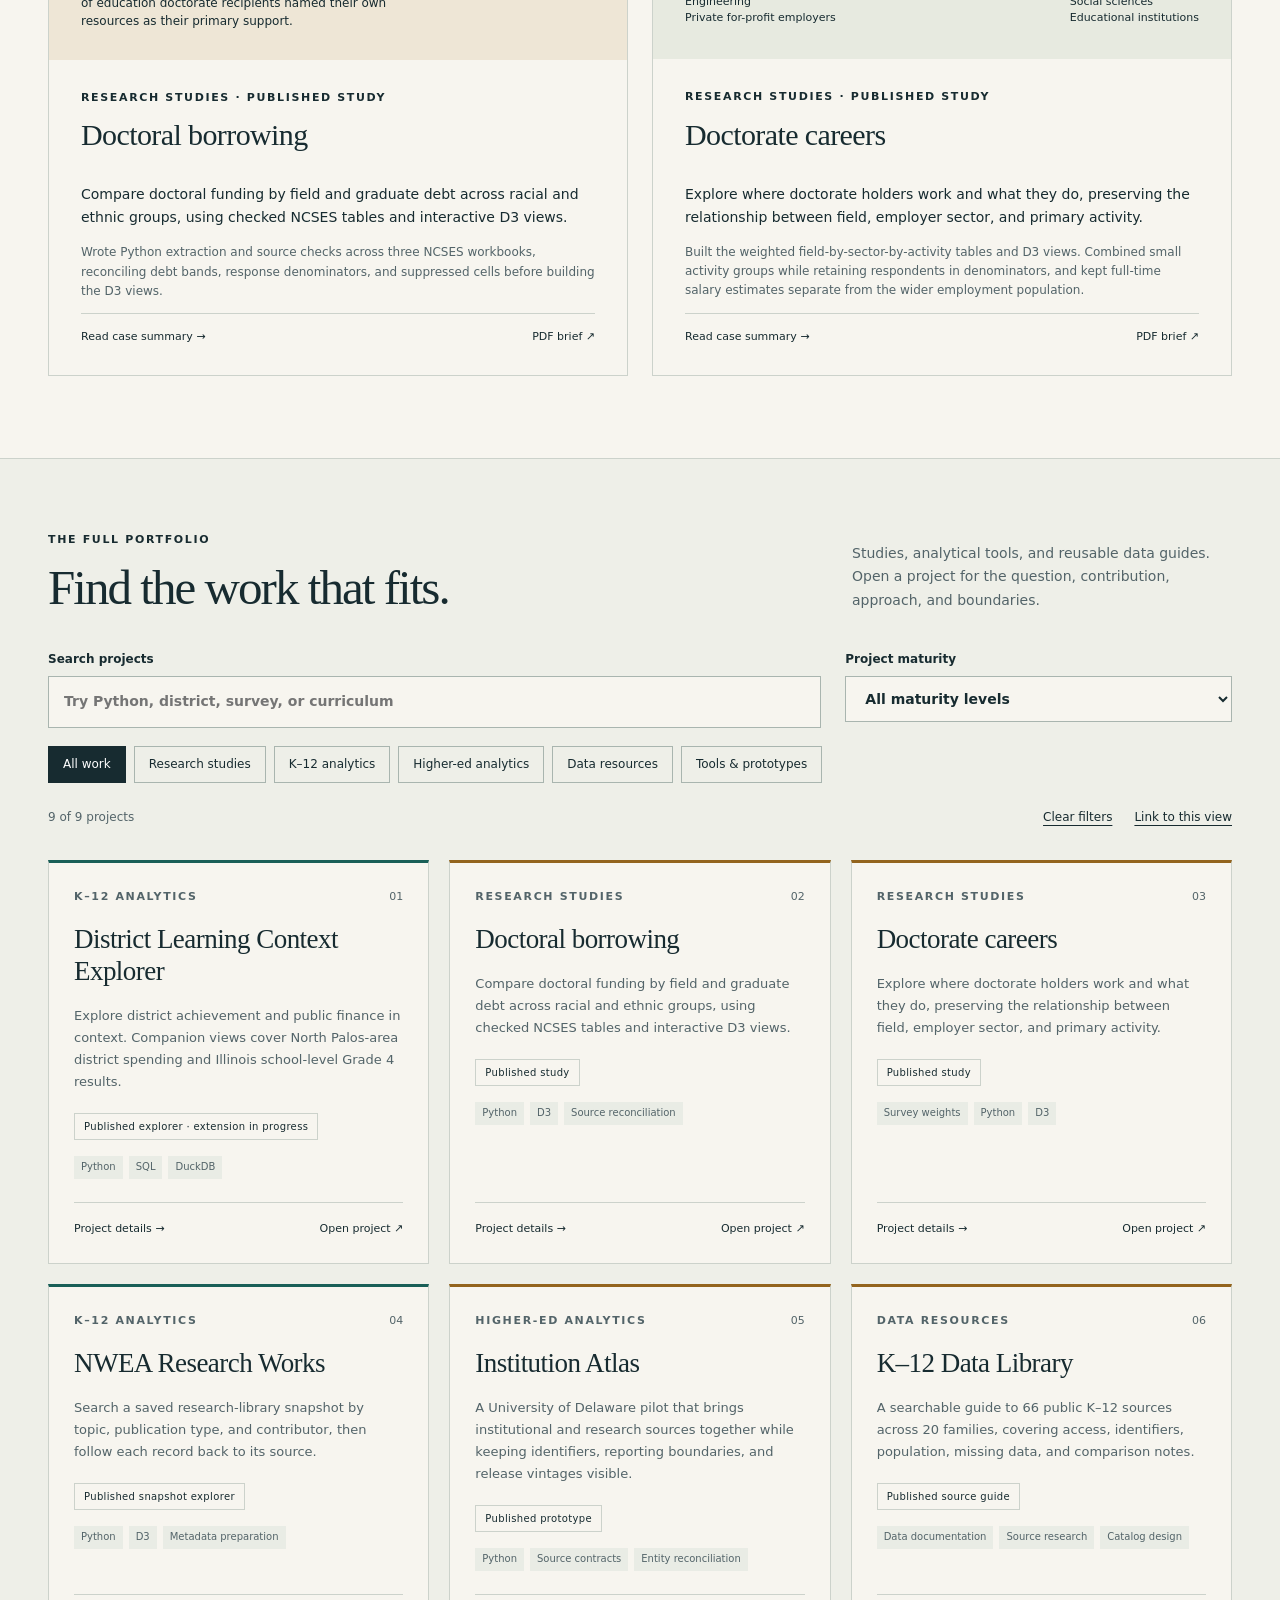
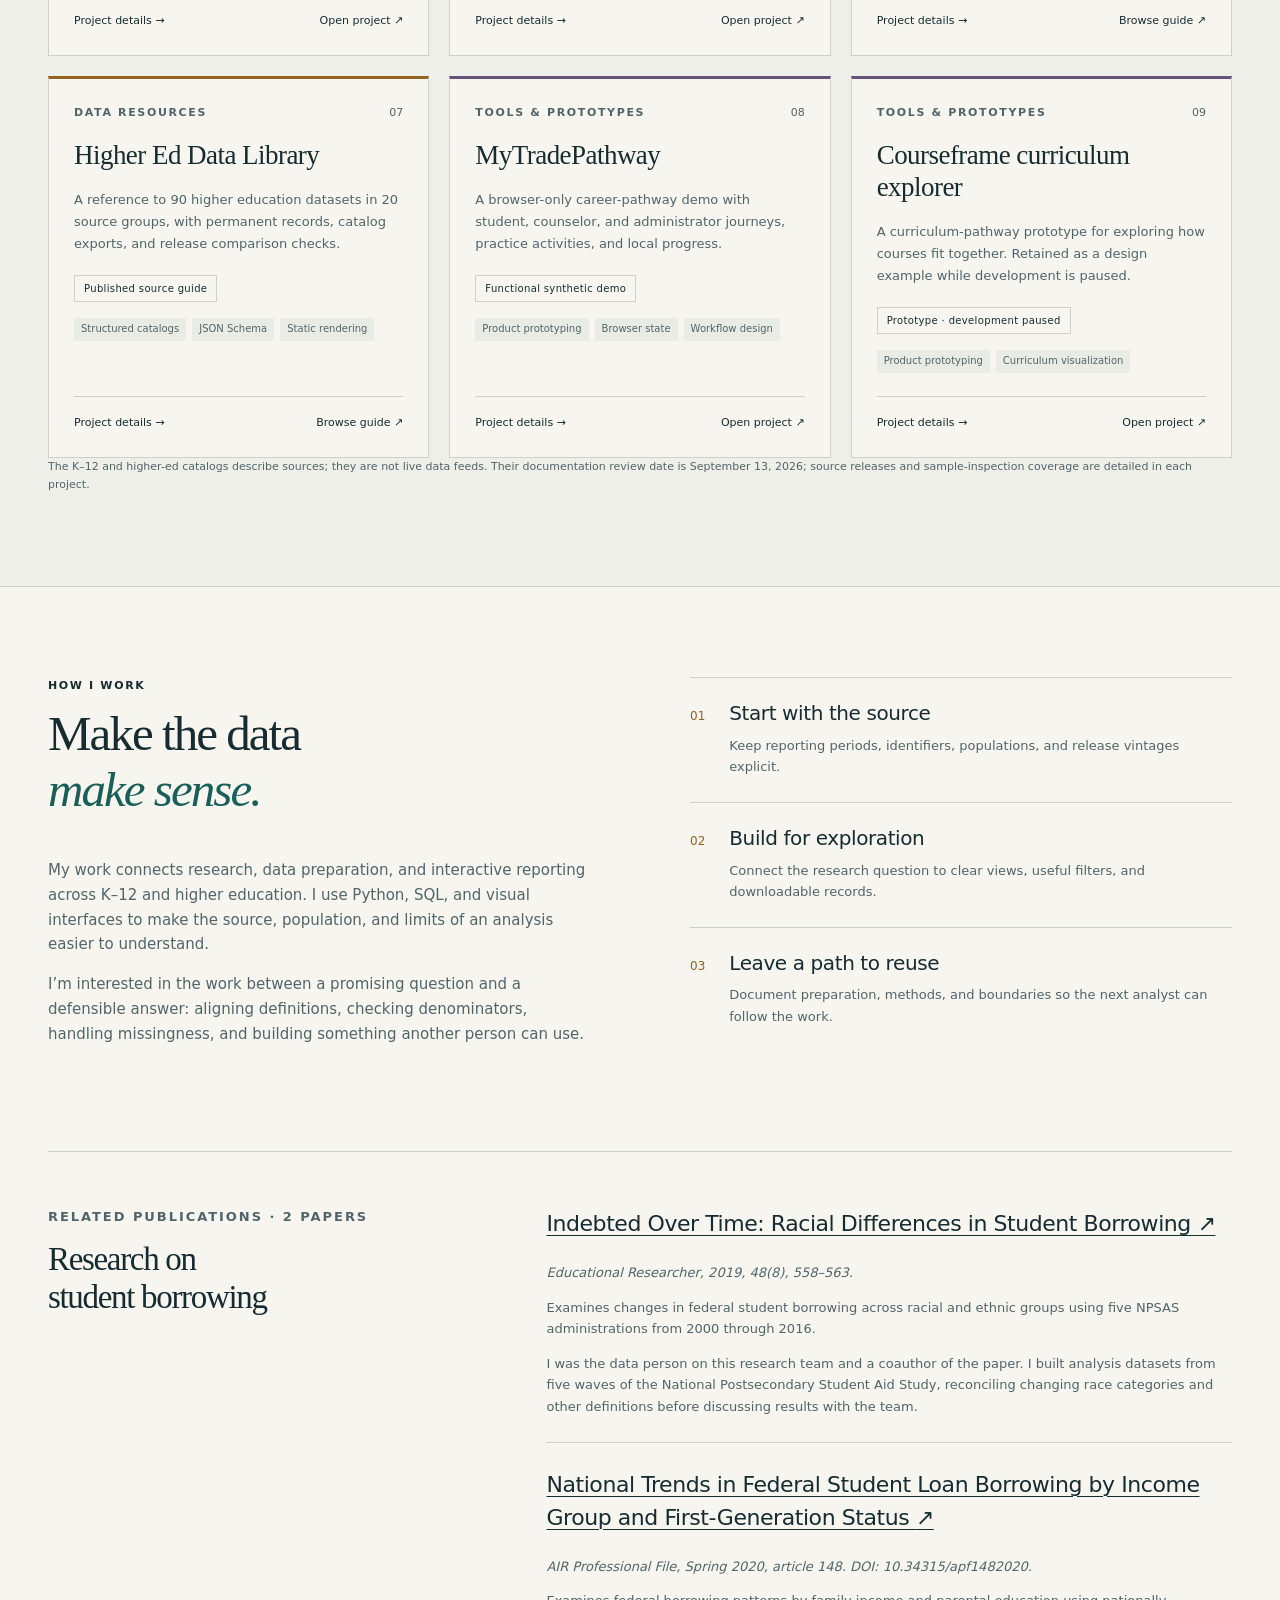
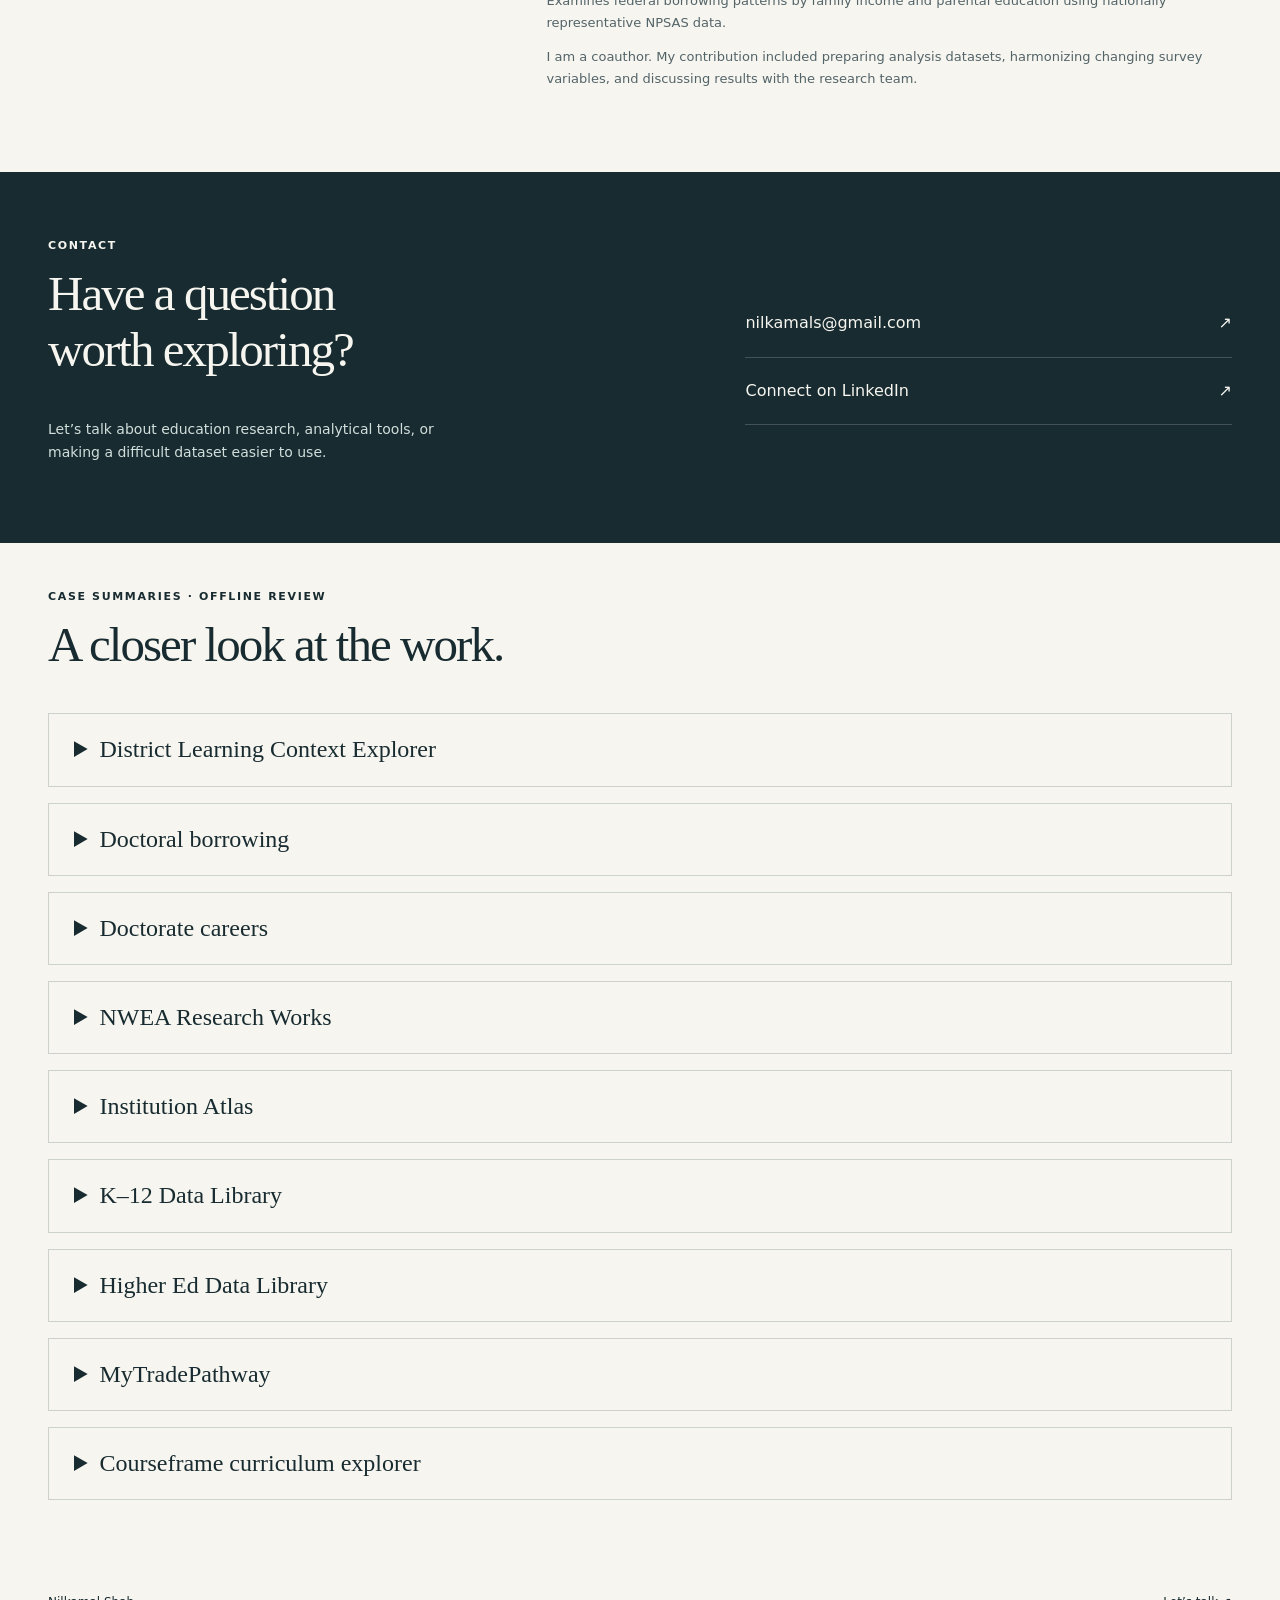
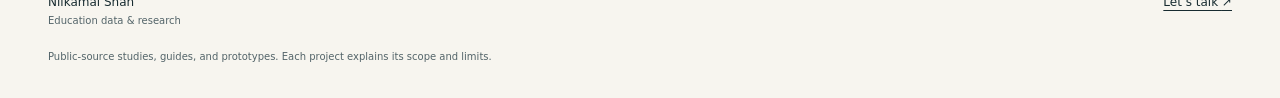
<file: review/portfolio-private-review.html>
<!doctype html><html lang="en"><head><meta name="robots" content="noindex,nofollow"><meta charset="utf-8"><meta name="viewport" content="width=device-width,initial-scale=1"><meta name="description" content="I turn education data into questions people can explore, evidence they can check, and resources they can reuse."><title>Education research &amp; data portfolio · Nilkamal Shah</title><style>@charset "UTF-8";
:root{--paper:#f7f5ef;--ink:#172b30;--muted:#536469;--line:#ccd2cb;--teal:#195f57;--ochre:#93641d;--violet:#65537a;--serif:Georgia,'Times New Roman',serif;--sans:system-ui,-apple-system,'Segoe UI',sans-serif}
*{box-sizing:border-box}html{scroll-behavior:smooth;scroll-padding-top:30px}body{margin:0;background:var(--paper);color:var(--ink);font:16px/1.65 var(--sans)}a{color:inherit;text-decoration-thickness:1px;text-underline-offset:4px}a:hover{text-decoration-color:var(--teal)}button,input,select{font:inherit}button,a,input,select{touch-action:manipulation}button{cursor:pointer}a:focus-visible,button:focus-visible,input:focus-visible,select:focus-visible{outline:3px solid #a9511e;outline-offset:5px}[hidden]{display:none!important}.wrap{max-width:1200px;width:calc(100% - 96px);margin-inline:auto}h1,h2,h3,p{margin-top:0}h1,h2,h3{font-weight:400;line-height:1.14}h1,h2{font-family:var(--serif);letter-spacing:-.04em}h3{letter-spacing:-.02em}h1{font-size:clamp(48px,6.5vw,84px)}h2{font-size:clamp(36px,4vw,49px)}h3{font-size:25px}h1 em,h2 em{font-weight:400;color:var(--teal)}.eyebrow{text-transform:uppercase;font-size:11px;letter-spacing:.15em;font-weight:700;line-height:1.6}.site-header{display:flex;align-items:center;justify-content:space-between;padding-block:27px;border-bottom:1px solid var(--line);gap:24px}.brand{font-size:20px;letter-spacing:-.03em;font-weight:650;text-decoration:none}.brand span{display:block;font-size:10px;text-transform:uppercase;letter-spacing:.13em;font-weight:500;color:var(--muted)}nav{display:flex;gap:30px;font-size:13px}nav a{text-decoration:none}.skip-link{position:fixed;top:-100px;left:12px;padding:10px;background:var(--ink);color:white;z-index:100}.skip-link:focus{top:12px}.hero{display:grid;grid-template-columns:1.75fr 1fr;gap:60px;align-items:center;padding-block:83px 72px}.hero h1{margin-bottom:27px}.hero-intro{max-width:560px;font-size:20px;line-height:1.6;color:var(--muted)}.hero-actions{display:flex;gap:27px;align-items:center;margin-top:33px}.button{display:inline-flex;align-items:center;justify-content:space-between;gap:32px;padding:13px 22px;background:var(--teal);color:white;text-decoration:none;border:1px solid var(--teal);font-size:13px;font-weight:600}.button:hover{background:#12473f}.text-link{font-size:13px}.hero-note{border-left:1px solid var(--line);padding:0 0 0 50px}.index-mark{font:80px/1 var(--serif);letter-spacing:-.1em;display:block;margin-bottom:36px}.index-mark span{color:var(--ochre);font-style:italic}.hero-note>.eyebrow{color:var(--teal)}.hero-note>p:not(.eyebrow){font:25px/1.5 var(--serif);margin-bottom:30px}.hero-note-bottom{display:flex;flex-direction:column;color:var(--muted);font-size:12px;border-top:1px solid var(--line);padding-top:20px}.capability-strip{display:grid;grid-template-columns:repeat(5,1fr);border-top:1px solid var(--line);border-bottom:1px solid var(--line)}.capability-strip a{padding:22px 17px;display:flex;align-items:center;gap:10px;font-size:12px;text-decoration:none;border-right:1px solid var(--line)}.capability-strip a:last-child{border:0}.capability-strip a:hover{background:#e7ede5}.section-index{font:12px/1 var(--sans);color:var(--ochre)}.capability-strip a>span:last-child{margin-left:auto}.featured{padding-block:82px}.section-heading{display:flex;justify-content:space-between;align-items:end;gap:50px;margin-bottom:34px}.section-heading h2{margin-bottom:0}.section-heading>p{max-width:380px;color:var(--muted);font-size:14px;margin-bottom:4px}.district-feature{display:grid;grid-template-columns:1.15fr 1fr;background:var(--teal);color:#f7f5ef}.district-copy{padding:44px 46px}.district-copy h3{font:43px/1.14 var(--serif);margin-block:15px 25px}.district-copy h3 a{text-decoration:none}.district-copy>p:not(.eyebrow){font-size:15px;color:#e0ece7;max-width:440px}.button.light{background:#eff2e8;color:var(--teal);border-color:#eff2e8;margin-top:8px}.button.light:hover{background:white}.pipeline-panel{padding:40px;border-left:1px solid #ffffff26;background:#124d47}.pipeline{padding:0;margin:22px 0;list-style:none}.pipeline li{display:flex;gap:18px;padding-block:11px;border-bottom:1px solid #ffffff24}.pipeline li>span{font-size:11px;color:#c7d9cd}.pipeline strong{font-size:14px;font-weight:600}.pipeline p{font-size:12px;color:#d2e1db;margin-bottom:0}.diagram-caption{font-size:10px;letter-spacing:.025em;color:#c7d9cd;margin-bottom:0}.study-pair{display:grid;grid-template-columns:repeat(2,1fr);gap:24px;margin-top:24px}.featured-study{border:1px solid var(--line);display:flex;flex-direction:column}.study-visual{padding:30px 32px;background:#eee6d6;min-height:205px}.study-visual>.eyebrow{color:#775722}.big-value{font:67px/1 var(--serif);letter-spacing:-.06em;margin-bottom:14px}.big-value span{font-size:30px;letter-spacing:-.02em;margin-left:3px}.study-visual>p:last-child{font-size:12px;max-width:330px;margin-bottom:0;line-height:1.5}.careers{background:#e7eae0}.careers>.eyebrow{color:#426047}.stat-pair{display:flex;justify-content:space-between;gap:25px}.stat-pair p:not(.big-value){font-size:11px;line-height:1.5;margin-bottom:0}.feature-copy{padding:29px 32px;display:flex;flex-direction:column;flex:1}.feature-copy h3{font:30px/1.2 var(--serif)}.feature-copy h3 a{text-decoration:none}.feature-copy>p:not(.eyebrow){font-size:14px}.feature-copy .feature-method{color:var(--muted);font-size:12px!important;line-height:1.6}.feature-copy .card-actions{margin-top:auto;padding-top:14px}.project-section{padding-block:72px 80px;background:#eeefe8;border-block:1px solid var(--line)}.project-controls{margin-bottom:27px}.search-row{display:grid;grid-template-columns:2fr 1fr;gap:24px}.search-row label{font-size:12px;font-weight:600}.search-row input,.search-row select{display:block;width:100%;margin-top:7px;padding:13px 15px;color:var(--ink);background:#f7f5ef;border:1px solid #a9b5af;border-radius:0;font-size:14px;min-width:0}.filter-buttons{display:flex;flex-wrap:wrap;gap:8px;margin-top:18px}.filter-buttons button{border:1px solid #a9b5af;background:transparent;color:var(--ink);padding:8px 14px;font-size:12px}.filter-buttons button[aria-pressed=true]{background:var(--ink);color:white;border-color:var(--ink)}.filter-buttons button:hover{border-color:var(--teal)}.results-row{display:flex;gap:22px;align-items:center;font-size:12px;margin-top:20px}.results-row p{margin:0;margin-right:auto;color:var(--muted)}.results-row button{border:0;background:transparent;color:var(--ink);padding:5px 0;text-decoration:underline;text-underline-offset:4px;font-size:12px}.project-grid{display:grid;grid-template-columns:repeat(3,minmax(0,1fr));gap:20px}.project-card{background:var(--paper);border:1px solid var(--line);border-top:3px solid var(--teal);padding:25px;display:flex;flex-direction:column;min-width:0}.project-card.ochre{border-top-color:var(--ochre)}.project-card.violet{border-top-color:var(--violet)}.card-meta{display:flex;justify-content:space-between;gap:10px;color:var(--muted);margin-bottom:18px}.project-number{font-size:11px}.project-card h3{font:27px/1.18 var(--serif);margin-bottom:17px}.project-card h3 a{text-decoration:none}.project-card>p:not(.maturity){font-size:13px;line-height:1.7;color:var(--muted);margin-bottom:20px}.maturity{font-size:10px;letter-spacing:.035em;line-height:1.5;padding:5px 9px;border:1px solid var(--line);align-self:start;display:inline-block;margin-bottom:16px}.tags{display:flex;flex-wrap:wrap;gap:6px;margin-bottom:23px}.tags span{font-size:10px;color:var(--muted);padding:3px 7px;background:#e9ece5}.card-actions{display:flex;justify-content:space-between;gap:12px;font-size:11px;margin-top:auto;border-top:1px solid var(--line);padding-top:17px}.card-actions a{text-decoration:none}.card-actions a:hover{text-decoration:underline}.empty-state,.noscript-note{border:1px solid var(--line);padding:30px;margin-top:20px}.about-section{display:grid;grid-template-columns:1fr 1fr;gap:100px;padding-block:90px}.about-section>div>p:not(.eyebrow){color:var(--muted);font-size:15px}.practice-list article{display:flex;gap:24px;border-top:1px solid var(--line);padding-block:24px}.practice-list .section-index{padding-top:8px}.practice-list h3{font-size:20px;margin-bottom:10px}.practice-list p{font-size:13px;color:var(--muted);margin-bottom:0}.publication-section{display:grid;grid-template-columns:1fr 1.6fr;gap:70px;border-top:1px solid var(--line);padding-block:55px 70px}.publication-section h2{font-size:33px}.publication-section h3{font-size:22px;line-height:1.5}.publication-section p{font-size:13px;color:var(--muted)}.contact-section{background:var(--ink);color:var(--paper);padding-block:65px}.contact-inner{display:grid;grid-template-columns:1.3fr 1fr;gap:65px;align-items:center}.contact-inner h2{font-size:49px}.contact-inner p:not(.eyebrow){font-size:14px;max-width:430px;color:#d2dedb}.contact-links{display:flex;flex-direction:column}.contact-links a{display:flex;justify-content:space-between;gap:15px;padding-block:20px;border-bottom:1px solid #ffffff30;text-decoration:none;font-size:16px}.site-footer{display:flex;flex-wrap:wrap;justify-content:space-between;gap:20px;padding-block:32px;font-size:12px}.site-footer p{margin:0}.site-footer p span{display:block;font-size:10px;color:var(--muted)}.footer-note{flex-basis:100%;font-size:10px;color:var(--muted)}.case-main{padding-block:38px 65px}.back-link{font-size:12px;text-decoration:none}.case-hero{padding-block:50px 40px;border-bottom:1px solid var(--line)}.case-hero h1{font-size:clamp(45px,6vw,72px);max-width:940px}.case-summary{font-size:21px;color:var(--muted);max-width:810px}.case-audience{font-size:13px;color:var(--muted);margin:0}.case-audience strong{display:inline-block;color:var(--ink);margin-right:12px}.case-layout{display:grid;grid-template-columns:1.8fr 1fr;gap:80px;padding-top:50px}.case-body section{margin-bottom:38px}.case-body h2{font-size:28px;letter-spacing:-.025em;line-height:1.3}.case-body p{font-size:15px;color:var(--muted)}.case-body .eyebrow{font-size:11px;color:var(--teal)}.case-result{border-left:3px solid var(--ochre);padding:24px;background:#eee9dd}.case-result p{margin-bottom:0;color:var(--ink)}.case-sidebar h2{font-family:var(--sans);font-size:17px;font-weight:600;letter-spacing:0;margin-bottom:20px}.resource-links{display:flex;flex-direction:column;margin-bottom:36px;border-top:1px solid var(--line)}.resource-links a{font-size:13px;display:flex;gap:15px;justify-content:space-between;padding-block:13px;border-bottom:1px solid var(--line);text-decoration:none}.resource-links a:hover{text-decoration:underline}.source-note{font-size:11px;line-height:1.7;color:var(--muted)}.case-next{border-top:1px solid var(--line);padding-top:30px}.case-next h2{font-size:29px}.case-next>div{display:flex;flex-wrap:wrap;gap:30px}.case-next a{font-size:13px}
@media(min-width:1400px){.hero{padding-top:98px}}
@media(max-width:1000px){.wrap{width:calc(100% - 56px)}.hero{gap:30px}.hero-note{padding-left:28px}.capability-strip a{padding-inline:10px;font-size:11px}.capability-strip .section-index{display:none}.district-copy,.pipeline-panel{padding:32px}.district-copy h3{font-size:37px}.project-grid{grid-template-columns:repeat(2,minmax(0,1fr))}.about-section{gap:45px}.case-layout{gap:40px}.big-value{font-size:56px}.study-visual{padding:25px}.feature-copy{padding:25px}}
@media(max-width:680px){.wrap{width:calc(100% - 36px)}.site-header{align-items:start;padding-block:20px;gap:15px}.brand{font-size:18px}.brand span{font-size:8px}nav{gap:14px;font-size:11px;padding-top:6px}.hero{display:block;padding-block:50px 42px}.hero h1{font-size:clamp(42px,10.8vw,65px)}.hero-intro{font-size:17px}.hero-note{border:0;border-top:1px solid var(--line);padding:24px 0 0;margin-top:37px;display:grid;grid-template-columns:80px 1fr;column-gap:20px}.index-mark{font-size:47px;grid-row:1/3;margin-bottom:0}.hero-note>.eyebrow{font-size:9px;margin-bottom:7px}.hero-note>p:not(.eyebrow){font-size:17px;line-height:1.4;margin-bottom:14px}.hero-note>p br{display:none}.hero-note-bottom{grid-column:1/3;flex-direction:row;justify-content:space-between;font-size:10px;padding-top:14px}.hero-actions{gap:25px}.button{padding:12px 17px;gap:20px;font-size:12px}.capability-strip{display:flex;flex-wrap:wrap}.capability-strip a{border-right:0;flex:1 1 46%;padding:13px 10px;font-size:11px}.capability-strip a:last-child{flex-basis:100%}.section-heading{display:block;margin-bottom:27px}.section-heading>p{margin-top:17px;max-width:100%}.featured{padding-block:49px}.district-feature{grid-template-columns:1fr}.district-copy{padding:30px 25px}.district-copy h3{font-size:37px}.pipeline-panel{border:0;padding:26px}.study-pair{grid-template-columns:1fr;gap:20px;margin-top:20px}.study-visual{min-height:190px}.stat-pair{justify-content:start;gap:40px}.big-value{font-size:62px}.feature-copy{padding:25px}.project-section{padding-block:46px}.search-row{grid-template-columns:1fr;gap:15px}.filter-buttons{gap:6px}.filter-buttons button{padding:7px 10px;font-size:11px}.results-row{gap:14px;font-size:11px}.results-row button{font-size:11px}.project-grid{grid-template-columns:1fr}.project-card{padding:24px}.about-section{grid-template-columns:1fr;gap:25px;padding-block:50px}.publication-section{grid-template-columns:1fr;gap:10px;padding-block:37px 43px}.contact-inner{grid-template-columns:1fr;gap:20px}.contact-inner h2{font-size:40px}.contact-section{padding-block:44px}.contact-links a{font-size:15px}.case-hero{padding-top:33px}.case-hero h1{font-size:43px;overflow-wrap:break-word}.case-summary{font-size:18px}.case-layout{grid-template-columns:1fr;gap:10px;padding-top:32px}.case-body h2{font-size:27px}.case-sidebar{border-top:1px solid var(--line);padding-top:25px}.case-next{margin-top:25px}.case-next>div{flex-direction:column;gap:20px}}
@media(prefers-reduced-motion:reduce){html{scroll-behavior:auto}}
@media print{.project-controls,.hero-actions,nav,.skip-link{display:none!important}.wrap{width:100%}.hero{padding-block:20px}.project-card,.featured-study{break-inside:avoid}.project-section,.contact-section{background:white;color:black}.project-card{display:flex!important}.case-layout{grid-template-columns:1fr}.case-sidebar{break-inside:avoid}.contact-inner p:not(.eyebrow){color:black}}

.publication-entry+.publication-entry{border-top:1px solid var(--line);padding-top:25px;margin-top:25px}.finance-route{margin:20px 0 0;font-size:13px!important}.finance-route a{color:inherit}

.finance-route{display:flex;flex-wrap:wrap;gap:12px 24px}

.portable-details{padding-block:45px}.portable-case{border:1px solid var(--line);margin-bottom:16px}.portable-case>summary{cursor:pointer;padding:20px 25px;font:24px/1.3 var(--serif)}.portable-case>summary:focus-visible{outline:3px solid #a9511e}.portable-case .case-main{width:calc(100% - 50px)}.portable-case .case-layout{gap:40px}.portable-note{padding:12px 20px;border-bottom:1px solid var(--line);font-size:12px;margin:0;background:#eee9dd}.portable-note a{font-weight:600}</style></head><body><a class="skip-link" href="#main">Skip to content</a><header class="site-header wrap"><a class="brand" href="#main">Nilkamal Shah<span>Research · data · education</span></a><nav aria-label="Main navigation"><a href="#projects">Projects</a><a href="#about">About</a><a href="#contact">Contact <span aria-hidden="true">↗</span></a></nav></header><p class="portable-note">Private review copy · <a href="#case-summaries">Browse case summaries</a> · no publication or public sharing change</p><main id="main"><section class="hero wrap"><div><p class="eyebrow">Education data analyst &amp; research collaborator</p><h1>Better questions.<br><em>Clearer evidence.</em></h1><p class="hero-intro">I turn education data into questions people can explore, evidence they can check, and resources they can reuse.</p><div class="hero-actions"><a class="button" href="#projects">Explore my work <span aria-hidden="true">↓</span></a><a class="text-link" href="#contact">Get in touch <span aria-hidden="true">↗</span></a></div></div><aside class="hero-note"><span class="index-mark" aria-hidden="true">N<span>/</span>S</span><p class="eyebrow">Across K–12 & higher education</p><p>From the source table<br>to the research question<br>to the next useful tool.</p><div class="hero-note-bottom"><span>Evidence you can trace.</span><span>Resources you can reuse.</span></div></aside></section>
<section class="capability-strip wrap" aria-label="Explore by area"><a href="?category=Research%20studies#projects"><span class="section-index">01</span><span>Research studies</span><span aria-hidden="true">↗</span></a><a href="?category=K%E2%80%9312%20analytics#projects"><span class="section-index">02</span><span>K–12 analytics</span><span aria-hidden="true">↗</span></a><a href="?category=Higher-ed%20analytics#projects"><span class="section-index">03</span><span>Higher-ed analytics</span><span aria-hidden="true">↗</span></a><a href="?category=Data%20resources#projects"><span class="section-index">04</span><span>Data resources</span><span aria-hidden="true">↗</span></a><a href="?category=Tools%20%26%20prototypes#projects"><span class="section-index">05</span><span>Tools &amp; prototypes</span><span aria-hidden="true">↗</span></a></section>
<section class="wrap featured" id="featured"><div class="section-heading"><div><p class="eyebrow">Selected work · 3 projects</p><h2>Start with a question.</h2></div><p>Selected projects that show how I move from public data to a useful analytical view.</p></div><article class="district-feature"><div class="district-copy"><p class="eyebrow">K–12 analytics · published explorer</p><h3><a href="#case-district-learning-context">A district’s results,<br>in context.</a></h3><p>Explore district achievement and public finance in context. Companion views cover North Palos-area district spending and Illinois school-level Grade 4 results.</p><a class="button light" href="#case-district-learning-context">Explore the case <span aria-hidden="true">→</span></a><p class="finance-route"><a href="https://nilkamal11.github.io/district-learning-context-explorer/finance.html">North Palos district finance <span aria-hidden="true">↗</span></a><a href="https://nilkamal11.github.io/district-learning-context-explorer/illinois.html">Illinois Grade 4 companion <span aria-hidden="true">↗</span></a></p></div><div class="pipeline-panel"><p class="eyebrow">District Learning Context Explorer</p><ol class="pipeline"><li><span>01</span><div><strong>Public releases</strong><p>SEDA district estimates & community context</p></div></li><li><span>02</span><div><strong>Checked preparation</strong><p>Python · SQL · DuckDB · stable identifiers</p></div></li><li><span>03</span><div><strong>Useful comparisons</strong><p>Grade, subject, year & context-based peers</p></div></li><li><span>04</span><div><strong>Visible limits</strong><p>Uncertainty, missing years & descriptive scope</p></div></li></ol><p class="diagram-caption">Project workflow · not a chart of achievement results</p></div></article><div class="study-pair" id="studies"><article class="featured-study ochre"><div class="study-visual borrowing"><p class="eyebrow">SED 2024 · primary support</p><p class="big-value">46.7<span>%</span></p><p>of education doctorate recipients named their own resources as their primary support.</p></div><div class="feature-copy"><p class="eyebrow">Research studies · Published study</p><h3><a href="#case-doctoral-borrowing">Doctoral borrowing</a></h3><p>Compare doctoral funding by field and graduate debt across racial and ethnic groups, using checked NCSES tables and interactive D3 views.</p><p class="feature-method">Wrote Python extraction and source checks across three NCSES workbooks, reconciling debt bands, response denominators, and suppressed cells before building the D3 views.</p><div class="card-actions"><a href="#case-doctoral-borrowing">Read case summary <span aria-hidden="true">→</span></a><a href="https://nilkamal11.github.io/doctoral-borrowing/brief.pdf">PDF brief <span aria-hidden="true">↗</span></a></div></div></article><article class="featured-study ochre"><div class="study-visual careers"><p class="eyebrow">SDR 2023 · employed doctorate holders</p><div class="stat-pair"><div><p class="big-value">61.1<span>%</span></p><p>Engineering<br>Private for-profit employers</p></div><div><p class="big-value">63.3<span>%</span></p><p>Social sciences<br>Educational institutions</p></div></div></div><div class="feature-copy"><p class="eyebrow">Research studies · Published study</p><h3><a href="#case-doctorate-careers">Doctorate careers</a></h3><p>Explore where doctorate holders work and what they do, preserving the relationship between field, employer sector, and primary activity.</p><p class="feature-method">Built the weighted field-by-sector-by-activity tables and D3 views. Combined small activity groups while retaining respondents in denominators, and kept full-time salary estimates separate from the wider employment population.</p><div class="card-actions"><a href="#case-doctorate-careers">Read case summary <span aria-hidden="true">→</span></a><a href="https://nilkamal11.github.io/doctorate-careers/brief.pdf">PDF brief <span aria-hidden="true">↗</span></a></div></div></article></div></section>
<section class="project-section" id="projects"><div class="wrap"><span id="k12" aria-hidden="true"></span><span id="higher-ed" aria-hidden="true"></span><div class="section-heading"><div><p class="eyebrow">The full portfolio</p><h2>Find the work that fits.</h2></div><p>Studies, analytical tools, and reusable data guides. Open a project for the question, contribution, approach, and boundaries.</p></div><div class="project-controls" id="project-controls" hidden><div class="search-row"><label for="project-search">Search projects<input type="search" id="project-search" placeholder="Try Python, district, survey, or curriculum" autocomplete="off"></label><label for="maturity-filter">Project maturity<select id="maturity-filter"><option value="">All maturity levels</option><option value="published">Published work</option><option value="prototype">Prototypes & demos</option><option value="guide">Source guides</option></select></label></div><div class="filter-buttons" role="group" aria-label="Filter projects by area"><button type="button" data-filter="" aria-pressed="true">All work</button><button type="button" data-filter="Research studies" aria-pressed="false">Research studies</button><button type="button" data-filter="K–12 analytics" aria-pressed="false">K–12 analytics</button><button type="button" data-filter="Higher-ed analytics" aria-pressed="false">Higher-ed analytics</button><button type="button" data-filter="Data resources" aria-pressed="false">Data resources</button><button type="button" data-filter="Tools &amp; prototypes" aria-pressed="false">Tools &amp; prototypes</button></div><div class="results-row"><p id="results-count" role="status" aria-live="polite">9 projects</p><button id="reset-filters" type="button">Clear filters</button><a id="filter-link" href="#projects">Link to this view</a></div></div><div class="project-grid" id="project-grid"><article class="project-card teal" data-category="K–12 analytics" data-maturity="Published explorer · extension in progress" data-search="District Learning Context Explorer Explore district achievement and public finance in context. Companion views cover North Palos-area district spending and Illinois school-level Grade 4 results. Published explorer · extension in progress District analysts, education researchers, and families K–12 analytics Python SQL DuckDB Identifier audits Uncertainty"><div class="card-meta"><span class="eyebrow">K–12 analytics</span><span class="project-number">01</span></div><h3><a href="#case-district-learning-context">District Learning Context Explorer</a></h3><p>Explore district achievement and public finance in context. Companion views cover North Palos-area district spending and Illinois school-level Grade 4 results.</p><p class="maturity">Published explorer · extension in progress</p><div class="tags" aria-label="Capabilities"><span>Python</span><span>SQL</span><span>DuckDB</span></div><div class="card-actions"><a href="#case-district-learning-context">Project details <span aria-hidden="true">→</span></a><a href="https://nilkamal11.github.io/district-learning-context-explorer/">Open project <span aria-hidden="true">↗</span></a></div></article><article class="project-card ochre" data-category="Research studies|Higher-ed analytics" data-maturity="Published study" data-search="Doctoral borrowing Compare doctoral funding by field and graduate debt across racial and ethnic groups, using checked NCSES tables and interactive D3 views. Published study Education finance researchers and graduate education leaders Research studies Higher-ed analytics Python D3 Source reconciliation Denominator checks"><div class="card-meta"><span class="eyebrow">Research studies</span><span class="project-number">02</span></div><h3><a href="#case-doctoral-borrowing">Doctoral borrowing</a></h3><p>Compare doctoral funding by field and graduate debt across racial and ethnic groups, using checked NCSES tables and interactive D3 views.</p><p class="maturity">Published study</p><div class="tags" aria-label="Capabilities"><span>Python</span><span>D3</span><span>Source reconciliation</span></div><div class="card-actions"><a href="#case-doctoral-borrowing">Project details <span aria-hidden="true">→</span></a><a href="https://nilkamal11.github.io/doctoral-borrowing/">Open project <span aria-hidden="true">↗</span></a></div></article><article class="project-card ochre" data-category="Research studies|Higher-ed analytics" data-maturity="Published study" data-search="Doctorate careers Explore where doctorate holders work and what they do, preserving the relationship between field, employer sector, and primary activity. Published study Graduate education leaders, career researchers, and prospective students Research studies Higher-ed analytics Survey weights Python D3 Cross-tabulation"><div class="card-meta"><span class="eyebrow">Research studies</span><span class="project-number">03</span></div><h3><a href="#case-doctorate-careers">Doctorate careers</a></h3><p>Explore where doctorate holders work and what they do, preserving the relationship between field, employer sector, and primary activity.</p><p class="maturity">Published study</p><div class="tags" aria-label="Capabilities"><span>Survey weights</span><span>Python</span><span>D3</span></div><div class="card-actions"><a href="#case-doctorate-careers">Project details <span aria-hidden="true">→</span></a><a href="https://nilkamal11.github.io/doctorate-careers/">Open project <span aria-hidden="true">↗</span></a></div></article><article class="project-card teal" data-category="K–12 analytics|Data resources" data-maturity="Published snapshot explorer" data-search="NWEA Research Works Search a saved research-library snapshot by topic, publication type, and contributor, then follow each record back to its source. Published snapshot explorer K–12 researchers and evidence reviewers K–12 analytics Data resources Python D3 Metadata preparation Linked views"><div class="card-meta"><span class="eyebrow">K–12 analytics</span><span class="project-number">04</span></div><h3><a href="#case-nwea-research-works">NWEA Research Works</a></h3><p>Search a saved research-library snapshot by topic, publication type, and contributor, then follow each record back to its source.</p><p class="maturity">Published snapshot explorer</p><div class="tags" aria-label="Capabilities"><span>Python</span><span>D3</span><span>Metadata preparation</span></div><div class="card-actions"><a href="#case-nwea-research-works">Project details <span aria-hidden="true">→</span></a><a href="https://nilkamal11.github.io/nwea-research-works/">Open project <span aria-hidden="true">↗</span></a></div></article><article class="project-card ochre" data-category="Higher-ed analytics|Tools &amp; prototypes" data-maturity="Published prototype" data-search="Institution Atlas A University of Delaware pilot that brings institutional and research sources together while keeping identifiers, reporting boundaries, and release vintages visible. Published prototype Institutional research and research administration teams Higher-ed analytics Tools &amp; prototypes Python Source contracts Entity reconciliation Static publishing"><div class="card-meta"><span class="eyebrow">Higher-ed analytics</span><span class="project-number">05</span></div><h3><a href="#case-institution-atlas">Institution Atlas</a></h3><p>A University of Delaware pilot that brings institutional and research sources together while keeping identifiers, reporting boundaries, and release vintages visible.</p><p class="maturity">Published prototype</p><div class="tags" aria-label="Capabilities"><span>Python</span><span>Source contracts</span><span>Entity reconciliation</span></div><div class="card-actions"><a href="#case-institution-atlas">Project details <span aria-hidden="true">→</span></a><a href="https://nilkamal11.github.io/institution-atlas/">Open project <span aria-hidden="true">↗</span></a></div></article><article class="project-card ochre" data-category="Data resources|K–12 analytics" data-maturity="Published source guide" data-search="K–12 Data Library A searchable guide to 66 public K–12 sources across 20 families, covering access, identifiers, population, missing data, and comparison notes. Published source guide K–12 analysts and researchers choosing public data Data resources K–12 analytics Data documentation Source research Catalog design"><div class="card-meta"><span class="eyebrow">Data resources</span><span class="project-number">06</span></div><h3><a href="#case-k12-data-library">K–12 Data Library</a></h3><p>A searchable guide to 66 public K–12 sources across 20 families, covering access, identifiers, population, missing data, and comparison notes.</p><p class="maturity">Published source guide</p><div class="tags" aria-label="Capabilities"><span>Data documentation</span><span>Source research</span><span>Catalog design</span></div><div class="card-actions"><a href="#case-k12-data-library">Project details <span aria-hidden="true">→</span></a><a href="https://nilkamal11.github.io/k12-data-library/">Browse guide <span aria-hidden="true">↗</span></a></div></article><article class="project-card ochre" data-category="Data resources|Higher-ed analytics" data-maturity="Published source guide" data-search="Higher Ed Data Library A reference to 90 higher education datasets in 20 source groups, with permanent records, catalog exports, and release comparison checks. Published source guide Higher education analysts and institutional researchers Data resources Higher-ed analytics Structured catalogs JSON Schema Static rendering Change tracking"><div class="card-meta"><span class="eyebrow">Data resources</span><span class="project-number">07</span></div><h3><a href="#case-higher-ed-data-library">Higher Ed Data Library</a></h3><p>A reference to 90 higher education datasets in 20 source groups, with permanent records, catalog exports, and release comparison checks.</p><p class="maturity">Published source guide</p><div class="tags" aria-label="Capabilities"><span>Structured catalogs</span><span>JSON Schema</span><span>Static rendering</span></div><div class="card-actions"><a href="#case-higher-ed-data-library">Project details <span aria-hidden="true">→</span></a><a href="https://nilkamal11.github.io/higher-ed-data-library/">Browse guide <span aria-hidden="true">↗</span></a></div></article><article class="project-card violet" data-category="Tools &amp; prototypes|K–12 analytics" data-maturity="Functional synthetic demo" data-search="MyTradePathway A browser-only career-pathway demo with student, counselor, and administrator journeys, practice activities, and local progress. Functional synthetic demo Career education teams and product reviewers Tools &amp; prototypes K–12 analytics Product prototyping Browser state Workflow design Static applications"><div class="card-meta"><span class="eyebrow">Tools &amp; prototypes</span><span class="project-number">08</span></div><h3><a href="#case-mytradepathway">MyTradePathway</a></h3><p>A browser-only career-pathway demo with student, counselor, and administrator journeys, practice activities, and local progress.</p><p class="maturity">Functional synthetic demo</p><div class="tags" aria-label="Capabilities"><span>Product prototyping</span><span>Browser state</span><span>Workflow design</span></div><div class="card-actions"><a href="#case-mytradepathway">Project details <span aria-hidden="true">→</span></a><a href="https://nilkamal11.github.io/mytradepathway-demo/">Open project <span aria-hidden="true">↗</span></a></div></article><article class="project-card violet" data-category="Tools &amp; prototypes" data-maturity="Prototype · development paused" data-search="Courseframe curriculum explorer A curriculum-pathway prototype for exploring how courses fit together. Retained as a design example while development is paused. Prototype · development paused Curriculum planners and product reviewers Tools &amp; prototypes Product prototyping Curriculum visualization"><div class="card-meta"><span class="eyebrow">Tools &amp; prototypes</span><span class="project-number">09</span></div><h3><a href="#case-courseframe">Courseframe curriculum explorer</a></h3><p>A curriculum-pathway prototype for exploring how courses fit together. Retained as a design example while development is paused.</p><p class="maturity">Prototype · development paused</p><div class="tags" aria-label="Capabilities"><span>Product prototyping</span><span>Curriculum visualization</span></div><div class="card-actions"><a href="#case-courseframe">Project details <span aria-hidden="true">→</span></a><a href="https://curriculum-pathways-preview.nilkamals463352.chatgpt.site">Open project <span aria-hidden="true">↗</span></a></div></article></div><p class="source-note">The K–12 and higher-ed catalogs describe sources; they are not live data feeds. Their documentation review date is September 13, 2026; source releases and sample-inspection coverage are detailed in each project.</p><p class="empty-state" id="empty-state" hidden>No projects match this view. Try a broader term or clear the filters.</p><noscript><p class="noscript-note">All projects are shown. Enable JavaScript to search and filter; project pages and links work without it.</p></noscript></div></section>
<section class="wrap about-section" id="about"><div><span id="approach" aria-hidden="true"></span><p class="eyebrow">How I work</p><h2>Make the data<br><em>make sense.</em></h2><p>My work connects research, data preparation, and interactive reporting across K–12 and higher education. I use Python, SQL, and visual interfaces to make the source, population, and limits of an analysis easier to understand.</p><p>I’m interested in the work between a promising question and a defensible answer: aligning definitions, checking denominators, handling missingness, and building something another person can use.</p></div><div class="practice-list"><article><span class="section-index">01</span><div><h3>Start with the source</h3><p>Keep reporting periods, identifiers, populations, and release vintages explicit.</p></div></article><article><span class="section-index">02</span><div><h3>Build for exploration</h3><p>Connect the research question to clear views, useful filters, and downloadable records.</p></div></article><article><span class="section-index">03</span><div><h3>Leave a path to reuse</h3><p>Document preparation, methods, and boundaries so the next analyst can follow the work.</p></div></article></div></section>
<section class="wrap publication-section" id="publications"><div><p class="eyebrow">Related publications · 2 papers</p><h2>Research on<br>student borrowing</h2></div><div><article class="publication-entry"><h3><a href="https://doi.org/10.3102/0013189X19864969">Indebted Over Time: Racial Differences in Student Borrowing <span aria-hidden="true">↗</span></a></h3><p><em>Educational Researcher, 2019, 48(8), 558–563.</em></p><p>Examines changes in federal student borrowing across racial and ethnic groups using five NPSAS administrations from 2000 through 2016.</p><p>I was the data person on this research team and a coauthor of the paper. I built analysis datasets from five waves of the National Postsecondary Student Aid Study, reconciling changing race categories and other definitions before discussing results with the team.</p></article><article class="publication-entry"><h3><a href="https://www.airweb.org/publication/article-148">National Trends in Federal Student Loan Borrowing by Income Group and First-Generation Status <span aria-hidden="true">↗</span></a></h3><p><em>AIR Professional File, Spring 2020, article 148. DOI: 10.34315/apf1482020.</em></p><p>Examines federal borrowing patterns by family income and parental education using nationally representative NPSAS data.</p><p>I am a coauthor. My contribution included preparing analysis datasets, harmonizing changing survey variables, and discussing results with the research team.</p></article></div></section>
<section class="contact-section" id="contact"><div class="wrap contact-inner"><div><p class="eyebrow">Contact</p><h2>Have a question<br>worth exploring?</h2><p>Let’s talk about education research, analytical tools, or making a difficult dataset easier to use.</p></div><div class="contact-links"><a href="mailto:nilkamals@gmail.com">nilkamals@gmail.com <span aria-hidden="true">↗</span></a><a href="https://www.linkedin.com/in/nilkamalshah">Connect on LinkedIn <span aria-hidden="true">↗</span></a></div></div></section></main><section class="wrap portable-details" id="case-summaries"><p class="eyebrow">Case summaries · offline review</p><h2>A closer look at the work.</h2><details class="portable-case" id="case-district-learning-context"><summary>District Learning Context Explorer</summary><div class="wrap case-main"><a class="back-link" href="#projects">← All projects</a><section class="case-hero teal"><p class="eyebrow">K–12 analytics</p><h2>District Learning Context Explorer</h2><p class="case-summary">Explore district achievement and public finance in context. Companion views cover North Palos-area district spending and Illinois school-level Grade 4 results.</p><p class="maturity">Published explorer · extension in progress</p><p class="case-audience"><strong>Useful for</strong> District analysts, education researchers, and families</p></section><div class="case-layout"><div class="case-body"><section><p class="eyebrow">The question</p><h3>How do a district’s estimates compare with districts serving similar communities, and how has the pattern changed over time?</h3></section><section><h3>My contribution</h3><p>Built a Python, SQL, and DuckDB pipeline to reshape source releases, audit identifiers, and prepare browser-ready comparisons. The finance extension reconciles year-specific district identities and source dollar units. Views retain missing years and uncertainty instead of implying a continuous trend.</p></section><section><h3>Data & approach</h3><p>SEDA 2025.2 administrative-district estimates are shown within a selected grade and subject. Peer selection uses public community context rather than test scores. The Illinois companion uses public Report Card workbooks for 2022–2025 and separates suppression from unavailable measures. The Census F-33 finance view covers FY2022–2024 district-wide spending, keeping current spending separate from capital outlay and documenting source reconciliation issues.</p></section><section class="case-result"><h3>What it delivers</h3><p>A published SEDA district explorer, a North Palos-area finance view, and a companion Grade 4 school dashboard for North Palos 117, Indian Springs 109, Palos 118, and Worth 127. The broader Illinois rebuild remains in progress.</p></section><section><h3>Interpretation & boundaries</h3><p>These are descriptive comparisons, not individual-student growth or causal effects. District-wide spending is not fourth-grade spending or an estimate of the effect of spending on achievement. Alternative peer weights have not yet been sensitivity-tested. Illinois changed proficiency thresholds in 2025, so those proficiency rates should not be directly compared with earlier years. Grade 4-only SGP is not available at the same grain in the 2022–2024 files.</p></section></div><aside class="case-sidebar"><h3>Explore the work</h3><div class="resource-links"><a href="https://nilkamal11.github.io/district-learning-context-explorer/"><span>Open district explorer</span><span aria-hidden="true">↗</span></a><a href="https://nilkamal11.github.io/district-learning-context-explorer/finance.html"><span>North Palos district finance</span><span aria-hidden="true">↗</span></a><a href="https://github.com/nilkamal11/district-learning-context-explorer/blob/main/docs/finance_extension.md"><span>Finance methods &amp; validation</span><span aria-hidden="true">↗</span></a><a href="https://nilkamal11.github.io/district-learning-context-explorer/illinois.html"><span>Illinois Grade 4 companion</span><span aria-hidden="true">↗</span></a><a href="https://github.com/nilkamal11/district-learning-context-explorer"><span>Code &amp; methodology</span><span aria-hidden="true">↗</span></a></div><h3>Capabilities</h3><div class="tags"><span>Python</span><span>SQL</span><span>DuckDB</span><span>Identifier audits</span><span>Uncertainty</span></div><p class="source-note">This case summary is grounded in the linked project and its documentation. Source details and downloads remain with the original project.</p><p class="source-note">Portfolio summary reviewed 2026-11-14. This date is separate from each source’s release or verification date.</p></aside></div><section class="case-next"><h3>Keep exploring</h3><div><a href="#case-nwea-research-works">NWEA Research Works <span aria-hidden="true">→</span></a><a href="#case-k12-data-library">K–12 Data Library <span aria-hidden="true">→</span></a><a href="#contact">Discuss a project <span aria-hidden="true">↗</span></a></div></section></div></details><details class="portable-case" id="case-doctoral-borrowing"><summary>Doctoral borrowing</summary><div class="wrap case-main"><a class="back-link" href="#projects">← All projects</a><section class="case-hero ochre"><p class="eyebrow">Research studies / Higher-ed analytics</p><h2>Doctoral borrowing</h2><p class="case-summary">Compare doctoral funding by field and graduate debt across racial and ethnic groups, using checked NCSES tables and interactive D3 views.</p><p class="maturity">Published study</p><p class="case-audience"><strong>Useful for</strong> Education finance researchers and graduate education leaders</p></section><div class="case-layout"><div class="case-body"><section><p class="eyebrow">The question</p><h3>Who borrows to complete a research doctorate, and how do funding and debt patterns differ across fields and groups?</h3></section><section><h3>My contribution</h3><p>Wrote Python extraction and source checks across three NCSES workbooks, reconciling debt bands, response denominators, and suppressed cells before building the D3 views.</p></section><section><h3>Data & approach</h3><p>Uses published tables from the 2024 Survey of Earned Doctorates, an annual census of research doctorate recipients. Each finding traces to workbook cells and its relevant response denominator. Funding and debt remain separate measures.</p></section><section class="case-result"><h3>Selected findings</h3><p>46.7% of education doctorate recipients named their own resources as their primary support. Graduate debt above $70,000 was reported by 24.5% of psychology recipients and 2.2% of engineering recipients; those debt denominators include recipients with no graduate debt.</p></section><section><h3>Interpretation & boundaries</h3><p>Descriptive aggregate tables cannot connect an individual’s funding to debt or establish causes. Group comparisons are unadjusted. Missing and suppressed cells remain unavailable; professional practice doctorates are outside the study population.</p></section></div><aside class="case-sidebar"><h3>Explore the work</h3><div class="resource-links"><a href="https://nilkamal11.github.io/doctoral-borrowing/"><span>Explore the study</span><span aria-hidden="true">↗</span></a><a href="https://nilkamal11.github.io/doctoral-borrowing/brief.pdf"><span>Study brief · PDF</span><span aria-hidden="true">↗</span></a><a href="https://nilkamal11.github.io/doctoral-borrowing/data/debt_bins.csv"><span>Graduate debt · CSV</span><span aria-hidden="true">↗</span></a><a href="https://nilkamal11.github.io/doctoral-borrowing/data/funding.csv"><span>Funding · CSV</span><span aria-hidden="true">↗</span></a><a href="https://nilkamal11.github.io/doctoral-borrowing/data/equity.csv"><span>Group comparisons · CSV</span><span aria-hidden="true">↗</span></a><a href="https://nilkamal11.github.io/doctoral-borrowing/data/data.json"><span>Study data · JSON</span><span aria-hidden="true">↗</span></a><a href="https://nilkamal11.github.io/doctoral-borrowing/data/findings.json"><span>Findings &amp; source references</span><span aria-hidden="true">↗</span></a><a href="https://github.com/nilkamal11/doctoral-borrowing"><span>Code &amp; methods</span><span aria-hidden="true">↗</span></a></div><h3>Capabilities</h3><div class="tags"><span>Python</span><span>D3</span><span>Source reconciliation</span><span>Denominator checks</span></div><p class="source-note">This case summary is grounded in the linked project and its documentation. Source details and downloads remain with the original project.</p><p class="source-note">Portfolio summary reviewed 2026-10-10. This date is separate from each source’s release or verification date.</p></aside></div><section class="case-next"><h3>Keep exploring</h3><div><a href="#case-doctorate-careers">Doctorate careers <span aria-hidden="true">→</span></a><a href="#case-institution-atlas">Institution Atlas <span aria-hidden="true">→</span></a><a href="#contact">Discuss a project <span aria-hidden="true">↗</span></a></div></section></div></details><details class="portable-case" id="case-doctorate-careers"><summary>Doctorate careers</summary><div class="wrap case-main"><a class="back-link" href="#projects">← All projects</a><section class="case-hero ochre"><p class="eyebrow">Research studies / Higher-ed analytics</p><h2>Doctorate careers</h2><p class="case-summary">Explore where doctorate holders work and what they do, preserving the relationship between field, employer sector, and primary activity.</p><p class="maturity">Published study</p><p class="case-audience"><strong>Useful for</strong> Graduate education leaders, career researchers, and prospective students</p></section><div class="case-layout"><div class="case-body"><section><p class="eyebrow">The question</p><h3>How does employment differ across doctoral fields, employer sectors, and the activities people perform?</h3></section><section><h3>My contribution</h3><p>Built the weighted field-by-sector-by-activity tables and D3 views. Combined small activity groups while retaining respondents in denominators, and kept full-time salary estimates separate from the wider employment population.</p></section><section><h3>Data & approach</h3><p>Uses the 2023 Survey of Doctorate Recipients public-use file and final survey weights for employed U.S.-residing doctorate holders. The three-way tables describe the same respondents; a separate published salary table supplies medians and standard errors.</p></section><section class="case-result"><h3>Selected findings</h3><p>An estimated 61.1% of employed engineering doctorate holders worked for private for-profit employers in 2023. Educational institutions employed an estimated 63.3% of employed social science doctorate holders.</p></section><section><h3>Interpretation & boundaries</h3><p>A cross-sectional employment snapshot does not measure career transitions. Flow estimates have no design-based standard errors or significance tests. Salary estimates cover a different, full-time population; the differences do not estimate causal returns.</p></section></div><aside class="case-sidebar"><h3>Explore the work</h3><div class="resource-links"><a href="https://nilkamal11.github.io/doctorate-careers/"><span>Explore the study</span><span aria-hidden="true">↗</span></a><a href="https://nilkamal11.github.io/doctorate-careers/brief.pdf"><span>Study brief · PDF</span><span aria-hidden="true">↗</span></a><a href="https://nilkamal11.github.io/doctorate-careers/data/triples.csv"><span>Three-way employment · CSV</span><span aria-hidden="true">↗</span></a><a href="https://nilkamal11.github.io/doctorate-careers/data/field_sector.csv"><span>Field &amp; sector · CSV</span><span aria-hidden="true">↗</span></a><a href="https://nilkamal11.github.io/doctorate-careers/data/salary.csv"><span>Published salaries · CSV</span><span aria-hidden="true">↗</span></a><a href="https://nilkamal11.github.io/doctorate-careers/data/data.json"><span>Study data · JSON</span><span aria-hidden="true">↗</span></a><a href="https://nilkamal11.github.io/doctorate-careers/data/findings.json"><span>Findings &amp; source references</span><span aria-hidden="true">↗</span></a><a href="https://github.com/nilkamal11/doctorate-careers"><span>Code &amp; methods</span><span aria-hidden="true">↗</span></a></div><h3>Capabilities</h3><div class="tags"><span>Survey weights</span><span>Python</span><span>D3</span><span>Cross-tabulation</span></div><p class="source-note">This case summary is grounded in the linked project and its documentation. Source details and downloads remain with the original project.</p><p class="source-note">Portfolio summary reviewed 2026-10-10. This date is separate from each source’s release or verification date.</p></aside></div><section class="case-next"><h3>Keep exploring</h3><div><a href="#case-doctoral-borrowing">Doctoral borrowing <span aria-hidden="true">→</span></a><a href="#case-institution-atlas">Institution Atlas <span aria-hidden="true">→</span></a><a href="#contact">Discuss a project <span aria-hidden="true">↗</span></a></div></section></div></details><details class="portable-case" id="case-nwea-research-works"><summary>NWEA Research Works</summary><div class="wrap case-main"><a class="back-link" href="#projects">← All projects</a><section class="case-hero teal"><p class="eyebrow">K–12 analytics / Data resources</p><h2>NWEA Research Works</h2><p class="case-summary">Search a saved research-library snapshot by topic, publication type, and contributor, then follow each record back to its source.</p><p class="maturity">Published snapshot explorer</p><p class="case-audience"><strong>Useful for</strong> K–12 researchers and evidence reviewers</p></section><div class="case-layout"><div class="case-body"><section><p class="eyebrow">The question</p><h3>How can a research library become easier to search and inspect without losing its source context?</h3></section><section><h3>My contribution</h3><p>Prepared reproducible research metadata and built linked record, category, and contributor views. A companion Python + D3 version separates Python-generated data preparation from the browser interface.</p></section><section><h3>Data & approach</h3><p>Uses 317 saved NWEA library entries from September 4, 2026. Filters expose record memberships; contributor links count shared credits. GitHub Pages serves a static Python-generated export for the companion, while the Flask API runs locally.</p></section><section class="case-result"><h3>What it delivers</h3><p>A searchable library explorer with source links, record exports, topic/type comparisons, and a contributor network.</p></section><section><h3>Interpretation & boundaries</h3><p>An independent portfolio project, not an official NWEA product or live feed. Entries can be versions or summaries of the same study. Shared credits do not prove collaboration, and posted dates are not verified original publication dates.</p></section></div><aside class="case-sidebar"><h3>Explore the work</h3><div class="resource-links"><a href="https://nilkamal11.github.io/nwea-research-works/"><span>Open research explorer</span><span aria-hidden="true">↗</span></a><a href="https://nilkamal11.github.io/nwea-research-works/python-d3/"><span>Python + D3 companion</span><span aria-hidden="true">↗</span></a><a href="https://github.com/nilkamal11/nwea-research-works"><span>Code &amp; build guide</span><span aria-hidden="true">↗</span></a></div><h3>Capabilities</h3><div class="tags"><span>Python</span><span>D3</span><span>Metadata preparation</span><span>Linked views</span></div><p class="source-note">This case summary is grounded in the linked project and its documentation. Source details and downloads remain with the original project.</p><p class="source-note">Portfolio summary reviewed 2026-10-10. This date is separate from each source’s release or verification date.</p></aside></div><section class="case-next"><h3>Keep exploring</h3><div><a href="#case-district-learning-context">District Learning Context Explorer <span aria-hidden="true">→</span></a><a href="#case-k12-data-library">K–12 Data Library <span aria-hidden="true">→</span></a><a href="#contact">Discuss a project <span aria-hidden="true">↗</span></a></div></section></div></details><details class="portable-case" id="case-institution-atlas"><summary>Institution Atlas</summary><div class="wrap case-main"><a class="back-link" href="#projects">← All projects</a><section class="case-hero ochre"><p class="eyebrow">Higher-ed analytics / Tools &amp; prototypes</p><h2>Institution Atlas</h2><p class="case-summary">A University of Delaware pilot that brings institutional and research sources together while keeping identifiers, reporting boundaries, and release vintages visible.</p><p class="maturity">Published prototype</p><p class="case-audience"><strong>Useful for</strong> Institutional research and research administration teams</p></section><div class="case-layout"><div class="case-body"><section><p class="eyebrow">The question</p><h3>What can public sources tell us about one institution when their reporting periods and organizational boundaries differ?</h3></section><section><h3>My contribution</h3><p>Built structured source contracts, an identifier crosswalk, reproducible static pages, reconciliation exports, and comparisons across retained vintages.</p></section><section><h3>Data & approach</h3><p>Combines public institutional, research, award, and publication sources through reviewed identifiers. Source grain, period, release, suppression, and boundary decisions remain explicit rather than treating every source as the same unit.</p></section><section class="case-result"><h3>What it delivers</h3><p>A public single-institution prototype with source-aware profiles, peer views, downloadable structured records, and an evidence trail.</p></section><section><h3>Interpretation & boundaries</h3><p>This is a pilot, with no claim of institutional adoption. Related-organization boundary decisions remain pending. Four broader or unresolved HERD peer records are excluded from the median. Source coverage and periods differ across pages.</p></section></div><aside class="case-sidebar"><h3>Explore the work</h3><div class="resource-links"><a href="https://nilkamal11.github.io/institution-atlas/"><span>Open institutional atlas</span><span aria-hidden="true">↗</span></a><a href="https://github.com/nilkamal11/institution-atlas"><span>Code, sources &amp; exports</span><span aria-hidden="true">↗</span></a></div><h3>Capabilities</h3><div class="tags"><span>Python</span><span>Source contracts</span><span>Entity reconciliation</span><span>Static publishing</span></div><p class="source-note">This case summary is grounded in the linked project and its documentation. Source details and downloads remain with the original project.</p><p class="source-note">Portfolio summary reviewed 2026-10-10. This date is separate from each source’s release or verification date.</p></aside></div><section class="case-next"><h3>Keep exploring</h3><div><a href="#case-doctoral-borrowing">Doctoral borrowing <span aria-hidden="true">→</span></a><a href="#case-doctorate-careers">Doctorate careers <span aria-hidden="true">→</span></a><a href="#contact">Discuss a project <span aria-hidden="true">↗</span></a></div></section></div></details><details class="portable-case" id="case-k12-data-library"><summary>K–12 Data Library</summary><div class="wrap case-main"><a class="back-link" href="#projects">← All projects</a><section class="case-hero ochre"><p class="eyebrow">Data resources / K–12 analytics</p><h2>K–12 Data Library</h2><p class="case-summary">A searchable guide to 66 public K–12 sources across 20 families, covering access, identifiers, population, missing data, and comparison notes.</p><p class="maturity">Published source guide</p><p class="case-audience"><strong>Useful for</strong> K–12 analysts and researchers choosing public data</p></section><div class="case-layout"><div class="case-body"><section><p class="eyebrow">The question</p><h3>Which public source fits an education question, and what should an analyst check before using it?</h3></section><section><h3>My contribution</h3><p>Organized public documentation into a consistent catalog so access rules, geography, record level, releases, and reuse terms can be compared before analysis begins.</p></section><section><h3>Data & approach</h3><p>All 66 source descriptions were checked against official documentation on September 13, 2026; small samples were checked for 12 entries. Structured catalog records drive the searchable interface.</p></section><section class="case-result"><h3>What it delivers</h3><p>A reusable source-selection reference with official links and notes on identifiers, changes over time, and missingness.</p></section><section><h3>Interpretation & boundaries</h3><p>This directory describes sources; it does not contain the underlying datasets or deliver live data. Documentation review is broader than sample-data inspection. Analysts should verify the release and terms needed for their own use.</p></section></div><aside class="case-sidebar"><h3>Explore the work</h3><div class="resource-links"><a href="https://nilkamal11.github.io/k12-data-library/"><span>Browse K–12 sources</span><span aria-hidden="true">↗</span></a><a href="https://github.com/nilkamal11/k12-data-library"><span>Catalog &amp; code</span><span aria-hidden="true">↗</span></a></div><h3>Capabilities</h3><div class="tags"><span>Data documentation</span><span>Source research</span><span>Catalog design</span></div><p class="source-note">This case summary is grounded in the linked project and its documentation. Source details and downloads remain with the original project.</p><p class="source-note">Portfolio summary reviewed 2026-10-10. This date is separate from each source’s release or verification date.</p></aside></div><section class="case-next"><h3>Keep exploring</h3><div><a href="#case-district-learning-context">District Learning Context Explorer <span aria-hidden="true">→</span></a><a href="#case-nwea-research-works">NWEA Research Works <span aria-hidden="true">→</span></a><a href="#contact">Discuss a project <span aria-hidden="true">↗</span></a></div></section></div></details><details class="portable-case" id="case-higher-ed-data-library"><summary>Higher Ed Data Library</summary><div class="wrap case-main"><a class="back-link" href="#projects">← All projects</a><section class="case-hero ochre"><p class="eyebrow">Data resources / Higher-ed analytics</p><h2>Higher Ed Data Library</h2><p class="case-summary">A reference to 90 higher education datasets in 20 source groups, with permanent records, catalog exports, and release comparison checks.</p><p class="maturity">Published source guide</p><p class="case-audience"><strong>Useful for</strong> Higher education analysts and institutional researchers</p></section><div class="case-layout"><div class="case-body"><section><p class="eyebrow">The question</p><h3>How can a dataset directory be useful to people and reusable by analytical workflows?</h3></section><section><h3>My contribution</h3><p>Built a catalog-driven publication with stable dataset IDs, complete HTML records, JSON and CSV exports, a schema, retained snapshots, and change reports.</p></section><section><h3>Data & approach</h3><p>All 90 records were checked against official documentation on September 13, 2026; 22 also had a bounded sample inspected. A build-time renderer keeps the full directory readable without JavaScript.</p></section><section class="case-result"><h3>What it delivers</h3><p>A searchable source guide with stable dataset pages and reusable catalog exports, supported by automated build and link checks.</p></section><section><h3>Interpretation & boundaries</h3><p>A directory of datasets, not a live data feed or underlying data warehouse. Automated availability checks do not mean every variable, year, or geography has been manually reviewed. State and system coverage is illustrative.</p></section></div><aside class="case-sidebar"><h3>Explore the work</h3><div class="resource-links"><a href="https://nilkamal11.github.io/higher-ed-data-library/"><span>Browse higher-ed sources</span><span aria-hidden="true">↗</span></a><a href="https://nilkamal11.github.io/higher-ed-data-library/exports/catalog.csv"><span>Catalog · CSV</span><span aria-hidden="true">↗</span></a><a href="https://nilkamal11.github.io/higher-ed-data-library/exports/catalog.json"><span>Catalog · JSON</span><span aria-hidden="true">↗</span></a><a href="https://nilkamal11.github.io/higher-ed-data-library/exports/schema.json"><span>Catalog schema</span><span aria-hidden="true">↗</span></a><a href="https://github.com/nilkamal11/higher-ed-data-library"><span>Code &amp; build guide</span><span aria-hidden="true">↗</span></a></div><h3>Capabilities</h3><div class="tags"><span>Structured catalogs</span><span>JSON Schema</span><span>Static rendering</span><span>Change tracking</span></div><p class="source-note">This case summary is grounded in the linked project and its documentation. Source details and downloads remain with the original project.</p><p class="source-note">Portfolio summary reviewed 2026-10-10. This date is separate from each source’s release or verification date.</p></aside></div><section class="case-next"><h3>Keep exploring</h3><div><a href="#case-doctoral-borrowing">Doctoral borrowing <span aria-hidden="true">→</span></a><a href="#case-doctorate-careers">Doctorate careers <span aria-hidden="true">→</span></a><a href="#contact">Discuss a project <span aria-hidden="true">↗</span></a></div></section></div></details><details class="portable-case" id="case-mytradepathway"><summary>MyTradePathway</summary><div class="wrap case-main"><a class="back-link" href="#projects">← All projects</a><section class="case-hero violet"><p class="eyebrow">Tools &amp; prototypes / K–12 analytics</p><h2>MyTradePathway</h2><p class="case-summary">A browser-only career-pathway demo with student, counselor, and administrator journeys, practice activities, and local progress.</p><p class="maturity">Functional synthetic demo</p><p class="case-audience"><strong>Useful for</strong> Career education teams and product reviewers</p></section><div class="case-layout"><div class="case-body"><section><p class="eyebrow">The question</p><h3>How could a student move from exploring trades to choosing a pathway and preparing for next steps?</h3></section><section><h3>My contribution</h3><p>Built representative journeys for trade exploration, preparation, practice, counselor reporting, and sample content review, using synthetic accounts and browser-local state.</p></section><section><h3>Data & approach</h3><p>The public demo includes ten trades, twelve supplied local program records, and 135 original practice questions. Synthetic student and activity fixtures support role-based demonstrations; progress stays in the current browser.</p></section><section class="case-result"><h3>What it delivers</h3><p>A functional product demonstration with locally generated reports and an offline public demo shell.</p></section><section><h3>Interpretation & boundaries</h3><p>Roles simulate access; there is no live authentication, payment, shared state, or server API. People and activity are synthetic. Supplied wages, fees, eligibility, and deadlines are unverified, and some windows have closed. It demonstrates a product concept rather than measured student outcomes.</p></section></div><aside class="case-sidebar"><h3>Explore the work</h3><div class="resource-links"><a href="https://nilkamal11.github.io/mytradepathway-demo/"><span>Try synthetic demo</span><span aria-hidden="true">↗</span></a><a href="https://github.com/nilkamal11/mytradepathway-demo"><span>Public demo code</span><span aria-hidden="true">↗</span></a></div><h3>Capabilities</h3><div class="tags"><span>Product prototyping</span><span>Browser state</span><span>Workflow design</span><span>Static applications</span></div><p class="source-note">This case summary is grounded in the linked project and its documentation. Source details and downloads remain with the original project.</p><p class="source-note">Portfolio summary reviewed 2026-10-10. This date is separate from each source’s release or verification date.</p></aside></div><section class="case-next"><h3>Keep exploring</h3><div><a href="#case-district-learning-context">District Learning Context Explorer <span aria-hidden="true">→</span></a><a href="#case-nwea-research-works">NWEA Research Works <span aria-hidden="true">→</span></a><a href="#contact">Discuss a project <span aria-hidden="true">↗</span></a></div></section></div></details><details class="portable-case" id="case-courseframe"><summary>Courseframe curriculum explorer</summary><div class="wrap case-main"><a class="back-link" href="#projects">← All projects</a><section class="case-hero violet"><p class="eyebrow">Tools &amp; prototypes</p><h2>Courseframe curriculum explorer</h2><p class="case-summary">A curriculum-pathway prototype for exploring how courses fit together. Retained as a design example while development is paused.</p><p class="maturity">Prototype · development paused</p><p class="case-audience"><strong>Useful for</strong> Curriculum planners and product reviewers</p></section><div class="case-layout"><div class="case-body"><section><p class="eyebrow">The question</p><h3>How could a visual interface help people explore a curriculum and its course relationships?</h3></section><section><h3>My contribution</h3><p>Developed a curriculum exploration prototype and retained a reviewable preview of the concept.</p></section><section><h3>Data & approach</h3><p>The linked preview presents the prototype. Its inclusion here records an exploratory tool alongside completed analytical work.</p></section><section class="case-result"><h3>What it delivers</h3><p>A curriculum explorer preview available for product review.</p></section><section><h3>Interpretation & boundaries</h3><p>Development is paused. This is a prototype with no claim of institutional adoption, operational use, or measured learning impact.</p></section></div><aside class="case-sidebar"><h3>Explore the work</h3><div class="resource-links"><a href="https://curriculum-pathways-preview.nilkamals463352.chatgpt.site"><span>Open curriculum prototype</span><span aria-hidden="true">↗</span></a></div><h3>Capabilities</h3><div class="tags"><span>Product prototyping</span><span>Curriculum visualization</span></div><p class="source-note">This case summary is grounded in the linked project and its documentation. Source details and downloads remain with the original project.</p><p class="source-note">Portfolio summary reviewed 2026-10-10. This date is separate from each source’s release or verification date.</p></aside></div><section class="case-next"><h3>Keep exploring</h3><div><a href="#case-institution-atlas">Institution Atlas <span aria-hidden="true">→</span></a><a href="#case-mytradepathway">MyTradePathway <span aria-hidden="true">→</span></a><a href="#contact">Discuss a project <span aria-hidden="true">↗</span></a></div></section></div></details></section><footer class="wrap site-footer"><p>Nilkamal Shah <span>Education data & research</span></p><a href="#contact">Let’s talk <span aria-hidden="true">↗</span></a><p class="footer-note">Public-source studies, guides, and prototypes. Each project explains its scope and limits.</p></footer><script>(() => {
  const controls = document.getElementById('project-controls');
  if (!controls) return;
  const search = document.getElementById('project-search');
  const maturity = document.getElementById('maturity-filter');
  const buttons = [...controls.querySelectorAll('[data-filter]')];
  const cards = [...document.querySelectorAll('.project-card')];
  const params = new URLSearchParams(location.search);
  const aliases = {'#k12':'K–12 analytics', '#higher-ed':'Higher-ed analytics'};
  let category = buttons.some(b => b.dataset.filter === params.get('category')) ? params.get('category') : (aliases[location.hash] || '');
  const normalize = value => value.toLowerCase().replace(/[–—]/g, '-');
  search.value = params.get('q') || '';
  maturity.value = ['published','prototype','guide'].includes(params.get('maturity')) ? params.get('maturity') : '';
  function applyFilters() {
    const terms = normalize(search.value).trim().split(/\s+/).filter(Boolean);
    let count = 0;
    for (const card of cards) {
      const level = card.dataset.maturity.toLowerCase();
      const matchesMaturity = !maturity.value || (maturity.value === 'published' && level.startsWith('published')) || (maturity.value === 'prototype' && /prototype|demo/.test(level)) || (maturity.value === 'guide' && level.includes('guide'));
      card.hidden = !(terms.every(term => normalize(card.dataset.search).includes(term)) && (!category || card.dataset.category.split('|').includes(category)) && matchesMaturity);
      if (!card.hidden) count++;
    }
    buttons.forEach(b => b.setAttribute('aria-pressed', String(b.dataset.filter === category)));
    document.getElementById('results-count').textContent = `${count} of ${cards.length} projects`;
    document.getElementById('empty-state').hidden = count !== 0;
    const url = new URL(location.href);
    for (const [key, value] of [['q', search.value.trim()], ['category', category], ['maturity', maturity.value]]) {
      if (value) url.searchParams.set(key, value); else url.searchParams.delete(key);
    }
    url.hash = 'projects';
    document.getElementById('filter-link').href = url.pathname + url.search + url.hash;
  }
  search.addEventListener('input', applyFilters);
  maturity.addEventListener('change', applyFilters);
  buttons.forEach(b => b.addEventListener('click', () => { category = b.dataset.filter; applyFilters(); }));
  document.getElementById('reset-filters').addEventListener('click', () => { search.value = ''; maturity.value = ''; category = ''; applyFilters(); search.focus(); });
  controls.hidden = false;
  applyFilters();
})();
</script><script>function openCase(){const id=location.hash.slice(1);const panel=document.getElementById(id);if(panel&&panel.classList.contains('portable-case')){panel.open=true;panel.scrollIntoView();}}addEventListener('hashchange',openCase);document.addEventListener('click',e=>{const a=e.target.closest('a');if(a&&a.getAttribute('href')?.startsWith('#case-')){const panel=document.querySelector(a.getAttribute('href'));if(panel)panel.open=true;}});openCase();</script></body></html>
</file>
<file: site/assets/portfolio.css>
@charset "UTF-8";
:root{--paper:#f7f5ef;--ink:#172b30;--muted:#536469;--line:#ccd2cb;--teal:#195f57;--ochre:#93641d;--violet:#65537a;--serif:Georgia,'Times New Roman',serif;--sans:system-ui,-apple-system,'Segoe UI',sans-serif}
*{box-sizing:border-box}html{scroll-behavior:smooth;scroll-padding-top:30px}body{margin:0;background:var(--paper);color:var(--ink);font:16px/1.65 var(--sans)}a{color:inherit;text-decoration-thickness:1px;text-underline-offset:4px}a:hover{text-decoration-color:var(--teal)}button,input,select{font:inherit}button,a,input,select{touch-action:manipulation}button{cursor:pointer}a:focus-visible,button:focus-visible,input:focus-visible,select:focus-visible{outline:3px solid #a9511e;outline-offset:5px}[hidden]{display:none!important}.wrap{max-width:1200px;width:calc(100% - 96px);margin-inline:auto}h1,h2,h3,p{margin-top:0}h1,h2,h3{font-weight:400;line-height:1.14}h1,h2{font-family:var(--serif);letter-spacing:-.04em}h3{letter-spacing:-.02em}h1{font-size:clamp(48px,6.5vw,84px)}h2{font-size:clamp(36px,4vw,49px)}h3{font-size:25px}h1 em,h2 em{font-weight:400;color:var(--teal)}.eyebrow{text-transform:uppercase;font-size:11px;letter-spacing:.15em;font-weight:700;line-height:1.6}.site-header{display:flex;align-items:center;justify-content:space-between;padding-block:27px;border-bottom:1px solid var(--line);gap:24px}.brand{font-size:20px;letter-spacing:-.03em;font-weight:650;text-decoration:none}.brand span{display:block;font-size:10px;text-transform:uppercase;letter-spacing:.13em;font-weight:500;color:var(--muted)}nav{display:flex;gap:30px;font-size:13px}nav a{text-decoration:none}.skip-link{position:fixed;top:-100px;left:12px;padding:10px;background:var(--ink);color:white;z-index:100}.skip-link:focus{top:12px}.hero{display:grid;grid-template-columns:1.75fr 1fr;gap:60px;align-items:center;padding-block:83px 72px}.hero h1{margin-bottom:27px}.hero-intro{max-width:560px;font-size:20px;line-height:1.6;color:var(--muted)}.hero-actions{display:flex;gap:27px;align-items:center;margin-top:33px}.button{display:inline-flex;align-items:center;justify-content:space-between;gap:32px;padding:13px 22px;background:var(--teal);color:white;text-decoration:none;border:1px solid var(--teal);font-size:13px;font-weight:600}.button:hover{background:#12473f}.text-link{font-size:13px}.hero-note{border-left:1px solid var(--line);padding:0 0 0 50px}.index-mark{font:80px/1 var(--serif);letter-spacing:-.1em;display:block;margin-bottom:36px}.index-mark span{color:var(--ochre);font-style:italic}.hero-note>.eyebrow{color:var(--teal)}.hero-note>p:not(.eyebrow){font:25px/1.5 var(--serif);margin-bottom:30px}.hero-note-bottom{display:flex;flex-direction:column;color:var(--muted);font-size:12px;border-top:1px solid var(--line);padding-top:20px}.capability-strip{display:grid;grid-template-columns:repeat(5,1fr);border-top:1px solid var(--line);border-bottom:1px solid var(--line)}.capability-strip a{padding:22px 17px;display:flex;align-items:center;gap:10px;font-size:12px;text-decoration:none;border-right:1px solid var(--line)}.capability-strip a:last-child{border:0}.capability-strip a:hover{background:#e7ede5}.section-index{font:12px/1 var(--sans);color:var(--ochre)}.capability-strip a>span:last-child{margin-left:auto}.featured{padding-block:82px}.section-heading{display:flex;justify-content:space-between;align-items:end;gap:50px;margin-bottom:34px}.section-heading h2{margin-bottom:0}.section-heading>p{max-width:380px;color:var(--muted);font-size:14px;margin-bottom:4px}.district-feature{display:grid;grid-template-columns:1.15fr 1fr;background:var(--teal);color:#f7f5ef}.district-copy{padding:44px 46px}.district-copy h3{font:43px/1.14 var(--serif);margin-block:15px 25px}.district-copy h3 a{text-decoration:none}.district-copy>p:not(.eyebrow){font-size:15px;color:#e0ece7;max-width:440px}.button.light{background:#eff2e8;color:var(--teal);border-color:#eff2e8;margin-top:8px}.button.light:hover{background:white}.pipeline-panel{padding:40px;border-left:1px solid #ffffff26;background:#124d47}.pipeline{padding:0;margin:22px 0;list-style:none}.pipeline li{display:flex;gap:18px;padding-block:11px;border-bottom:1px solid #ffffff24}.pipeline li>span{font-size:11px;color:#c7d9cd}.pipeline strong{font-size:14px;font-weight:600}.pipeline p{font-size:12px;color:#d2e1db;margin-bottom:0}.diagram-caption{font-size:10px;letter-spacing:.025em;color:#c7d9cd;margin-bottom:0}.study-pair{display:grid;grid-template-columns:repeat(2,1fr);gap:24px;margin-top:24px}.featured-study{border:1px solid var(--line);display:flex;flex-direction:column}.study-visual{padding:30px 32px;background:#eee6d6;min-height:205px}.study-visual>.eyebrow{color:#775722}.big-value{font:67px/1 var(--serif);letter-spacing:-.06em;margin-bottom:14px}.big-value span{font-size:30px;letter-spacing:-.02em;margin-left:3px}.study-visual>p:last-child{font-size:12px;max-width:330px;margin-bottom:0;line-height:1.5}.careers{background:#e7eae0}.careers>.eyebrow{color:#426047}.stat-pair{display:flex;justify-content:space-between;gap:25px}.stat-pair p:not(.big-value){font-size:11px;line-height:1.5;margin-bottom:0}.feature-copy{padding:29px 32px;display:flex;flex-direction:column;flex:1}.feature-copy h3{font:30px/1.2 var(--serif)}.feature-copy h3 a{text-decoration:none}.feature-copy>p:not(.eyebrow){font-size:14px}.feature-copy .feature-method{color:var(--muted);font-size:12px!important;line-height:1.6}.feature-copy .card-actions{margin-top:auto;padding-top:14px}.project-section{padding-block:72px 80px;background:#eeefe8;border-block:1px solid var(--line)}.project-controls{margin-bottom:27px}.search-row{display:grid;grid-template-columns:2fr 1fr;gap:24px}.search-row label{font-size:12px;font-weight:600}.search-row input,.search-row select{display:block;width:100%;margin-top:7px;padding:13px 15px;color:var(--ink);background:#f7f5ef;border:1px solid #a9b5af;border-radius:0;font-size:14px;min-width:0}.filter-buttons{display:flex;flex-wrap:wrap;gap:8px;margin-top:18px}.filter-buttons button{border:1px solid #a9b5af;background:transparent;color:var(--ink);padding:8px 14px;font-size:12px}.filter-buttons button[aria-pressed=true]{background:var(--ink);color:white;border-color:var(--ink)}.filter-buttons button:hover{border-color:var(--teal)}.results-row{display:flex;gap:22px;align-items:center;font-size:12px;margin-top:20px}.results-row p{margin:0;margin-right:auto;color:var(--muted)}.results-row button{border:0;background:transparent;color:var(--ink);padding:5px 0;text-decoration:underline;text-underline-offset:4px;font-size:12px}.project-grid{display:grid;grid-template-columns:repeat(3,minmax(0,1fr));gap:20px}.project-card{background:var(--paper);border:1px solid var(--line);border-top:3px solid var(--teal);padding:25px;display:flex;flex-direction:column;min-width:0}.project-card.ochre{border-top-color:var(--ochre)}.project-card.violet{border-top-color:var(--violet)}.card-meta{display:flex;justify-content:space-between;gap:10px;color:var(--muted);margin-bottom:18px}.project-number{font-size:11px}.project-card h3{font:27px/1.18 var(--serif);margin-bottom:17px}.project-card h3 a{text-decoration:none}.project-card>p:not(.maturity){font-size:13px;line-height:1.7;color:var(--muted);margin-bottom:20px}.maturity{font-size:10px;letter-spacing:.035em;line-height:1.5;padding:5px 9px;border:1px solid var(--line);align-self:start;display:inline-block;margin-bottom:16px}.tags{display:flex;flex-wrap:wrap;gap:6px;margin-bottom:23px}.tags span{font-size:10px;color:var(--muted);padding:3px 7px;background:#e9ece5}.card-actions{display:flex;justify-content:space-between;gap:12px;font-size:11px;margin-top:auto;border-top:1px solid var(--line);padding-top:17px}.card-actions a{text-decoration:none}.card-actions a:hover{text-decoration:underline}.empty-state,.noscript-note{border:1px solid var(--line);padding:30px;margin-top:20px}.about-section{display:grid;grid-template-columns:1fr 1fr;gap:100px;padding-block:90px}.about-section>div>p:not(.eyebrow){color:var(--muted);font-size:15px}.practice-list article{display:flex;gap:24px;border-top:1px solid var(--line);padding-block:24px}.practice-list .section-index{padding-top:8px}.practice-list h3{font-size:20px;margin-bottom:10px}.practice-list p{font-size:13px;color:var(--muted);margin-bottom:0}.publication-section{display:grid;grid-template-columns:1fr 1.6fr;gap:70px;border-top:1px solid var(--line);padding-block:55px 70px}.publication-section h2{font-size:33px}.publication-section h3{font-size:22px;line-height:1.5}.publication-section p{font-size:13px;color:var(--muted)}.contact-section{background:var(--ink);color:var(--paper);padding-block:65px}.contact-inner{display:grid;grid-template-columns:1.3fr 1fr;gap:65px;align-items:center}.contact-inner h2{font-size:49px}.contact-inner p:not(.eyebrow){font-size:14px;max-width:430px;color:#d2dedb}.contact-links{display:flex;flex-direction:column}.contact-links a{display:flex;justify-content:space-between;gap:15px;padding-block:20px;border-bottom:1px solid #ffffff30;text-decoration:none;font-size:16px}.site-footer{display:flex;flex-wrap:wrap;justify-content:space-between;gap:20px;padding-block:32px;font-size:12px}.site-footer p{margin:0}.site-footer p span{display:block;font-size:10px;color:var(--muted)}.footer-note{flex-basis:100%;font-size:10px;color:var(--muted)}.case-main{padding-block:38px 65px}.back-link{font-size:12px;text-decoration:none}.case-hero{padding-block:50px 40px;border-bottom:1px solid var(--line)}.case-hero h1{font-size:clamp(45px,6vw,72px);max-width:940px}.case-summary{font-size:21px;color:var(--muted);max-width:810px}.case-audience{font-size:13px;color:var(--muted);margin:0}.case-audience strong{display:inline-block;color:var(--ink);margin-right:12px}.case-layout{display:grid;grid-template-columns:1.8fr 1fr;gap:80px;padding-top:50px}.case-body section{margin-bottom:38px}.case-body h2{font-size:28px;letter-spacing:-.025em;line-height:1.3}.case-body p{font-size:15px;color:var(--muted)}.case-body .eyebrow{font-size:11px;color:var(--teal)}.case-result{border-left:3px solid var(--ochre);padding:24px;background:#eee9dd}.case-result p{margin-bottom:0;color:var(--ink)}.case-sidebar h2{font-family:var(--sans);font-size:17px;font-weight:600;letter-spacing:0;margin-bottom:20px}.resource-links{display:flex;flex-direction:column;margin-bottom:36px;border-top:1px solid var(--line)}.resource-links a{font-size:13px;display:flex;gap:15px;justify-content:space-between;padding-block:13px;border-bottom:1px solid var(--line);text-decoration:none}.resource-links a:hover{text-decoration:underline}.source-note{font-size:11px;line-height:1.7;color:var(--muted)}.case-next{border-top:1px solid var(--line);padding-top:30px}.case-next h2{font-size:29px}.case-next>div{display:flex;flex-wrap:wrap;gap:30px}.case-next a{font-size:13px}
@media(min-width:1400px){.hero{padding-top:98px}}
@media(max-width:1000px){.wrap{width:calc(100% - 56px)}.hero{gap:30px}.hero-note{padding-left:28px}.capability-strip a{padding-inline:10px;font-size:11px}.capability-strip .section-index{display:none}.district-copy,.pipeline-panel{padding:32px}.district-copy h3{font-size:37px}.project-grid{grid-template-columns:repeat(2,minmax(0,1fr))}.about-section{gap:45px}.case-layout{gap:40px}.big-value{font-size:56px}.study-visual{padding:25px}.feature-copy{padding:25px}}
@media(max-width:680px){.wrap{width:calc(100% - 36px)}.site-header{align-items:start;padding-block:20px;gap:15px}.brand{font-size:18px}.brand span{font-size:8px}nav{gap:14px;font-size:11px;padding-top:6px}.hero{display:block;padding-block:50px 42px}.hero h1{font-size:clamp(42px,10.8vw,65px)}.hero-intro{font-size:17px}.hero-note{border:0;border-top:1px solid var(--line);padding:24px 0 0;margin-top:37px;display:grid;grid-template-columns:80px 1fr;column-gap:20px}.index-mark{font-size:47px;grid-row:1/3;margin-bottom:0}.hero-note>.eyebrow{font-size:9px;margin-bottom:7px}.hero-note>p:not(.eyebrow){font-size:17px;line-height:1.4;margin-bottom:14px}.hero-note>p br{display:none}.hero-note-bottom{grid-column:1/3;flex-direction:row;justify-content:space-between;font-size:10px;padding-top:14px}.hero-actions{gap:25px}.button{padding:12px 17px;gap:20px;font-size:12px}.capability-strip{display:flex;flex-wrap:wrap}.capability-strip a{border-right:0;flex:1 1 46%;padding:13px 10px;font-size:11px}.capability-strip a:last-child{flex-basis:100%}.section-heading{display:block;margin-bottom:27px}.section-heading>p{margin-top:17px;max-width:100%}.featured{padding-block:49px}.district-feature{grid-template-columns:1fr}.district-copy{padding:30px 25px}.district-copy h3{font-size:37px}.pipeline-panel{border:0;padding:26px}.study-pair{grid-template-columns:1fr;gap:20px;margin-top:20px}.study-visual{min-height:190px}.stat-pair{justify-content:start;gap:40px}.big-value{font-size:62px}.feature-copy{padding:25px}.project-section{padding-block:46px}.search-row{grid-template-columns:1fr;gap:15px}.filter-buttons{gap:6px}.filter-buttons button{padding:7px 10px;font-size:11px}.results-row{gap:14px;font-size:11px}.results-row button{font-size:11px}.project-grid{grid-template-columns:1fr}.project-card{padding:24px}.about-section{grid-template-columns:1fr;gap:25px;padding-block:50px}.publication-section{grid-template-columns:1fr;gap:10px;padding-block:37px 43px}.contact-inner{grid-template-columns:1fr;gap:20px}.contact-inner h2{font-size:40px}.contact-section{padding-block:44px}.contact-links a{font-size:15px}.case-hero{padding-top:33px}.case-hero h1{font-size:43px;overflow-wrap:break-word}.case-summary{font-size:18px}.case-layout{grid-template-columns:1fr;gap:10px;padding-top:32px}.case-body h2{font-size:27px}.case-sidebar{border-top:1px solid var(--line);padding-top:25px}.case-next{margin-top:25px}.case-next>div{flex-direction:column;gap:20px}}
@media(prefers-reduced-motion:reduce){html{scroll-behavior:auto}}
@media print{.project-controls,.hero-actions,nav,.skip-link{display:none!important}.wrap{width:100%}.hero{padding-block:20px}.project-card,.featured-study{break-inside:avoid}.project-section,.contact-section{background:white;color:black}.project-card{display:flex!important}.case-layout{grid-template-columns:1fr}.case-sidebar{break-inside:avoid}.contact-inner p:not(.eyebrow){color:black}}

.publication-entry+.publication-entry{border-top:1px solid var(--line);padding-top:25px;margin-top:25px}.finance-route{margin:20px 0 0;font-size:13px!important}.finance-route a{color:inherit}

.finance-route{display:flex;flex-wrap:wrap;gap:12px 24px}
</file>
